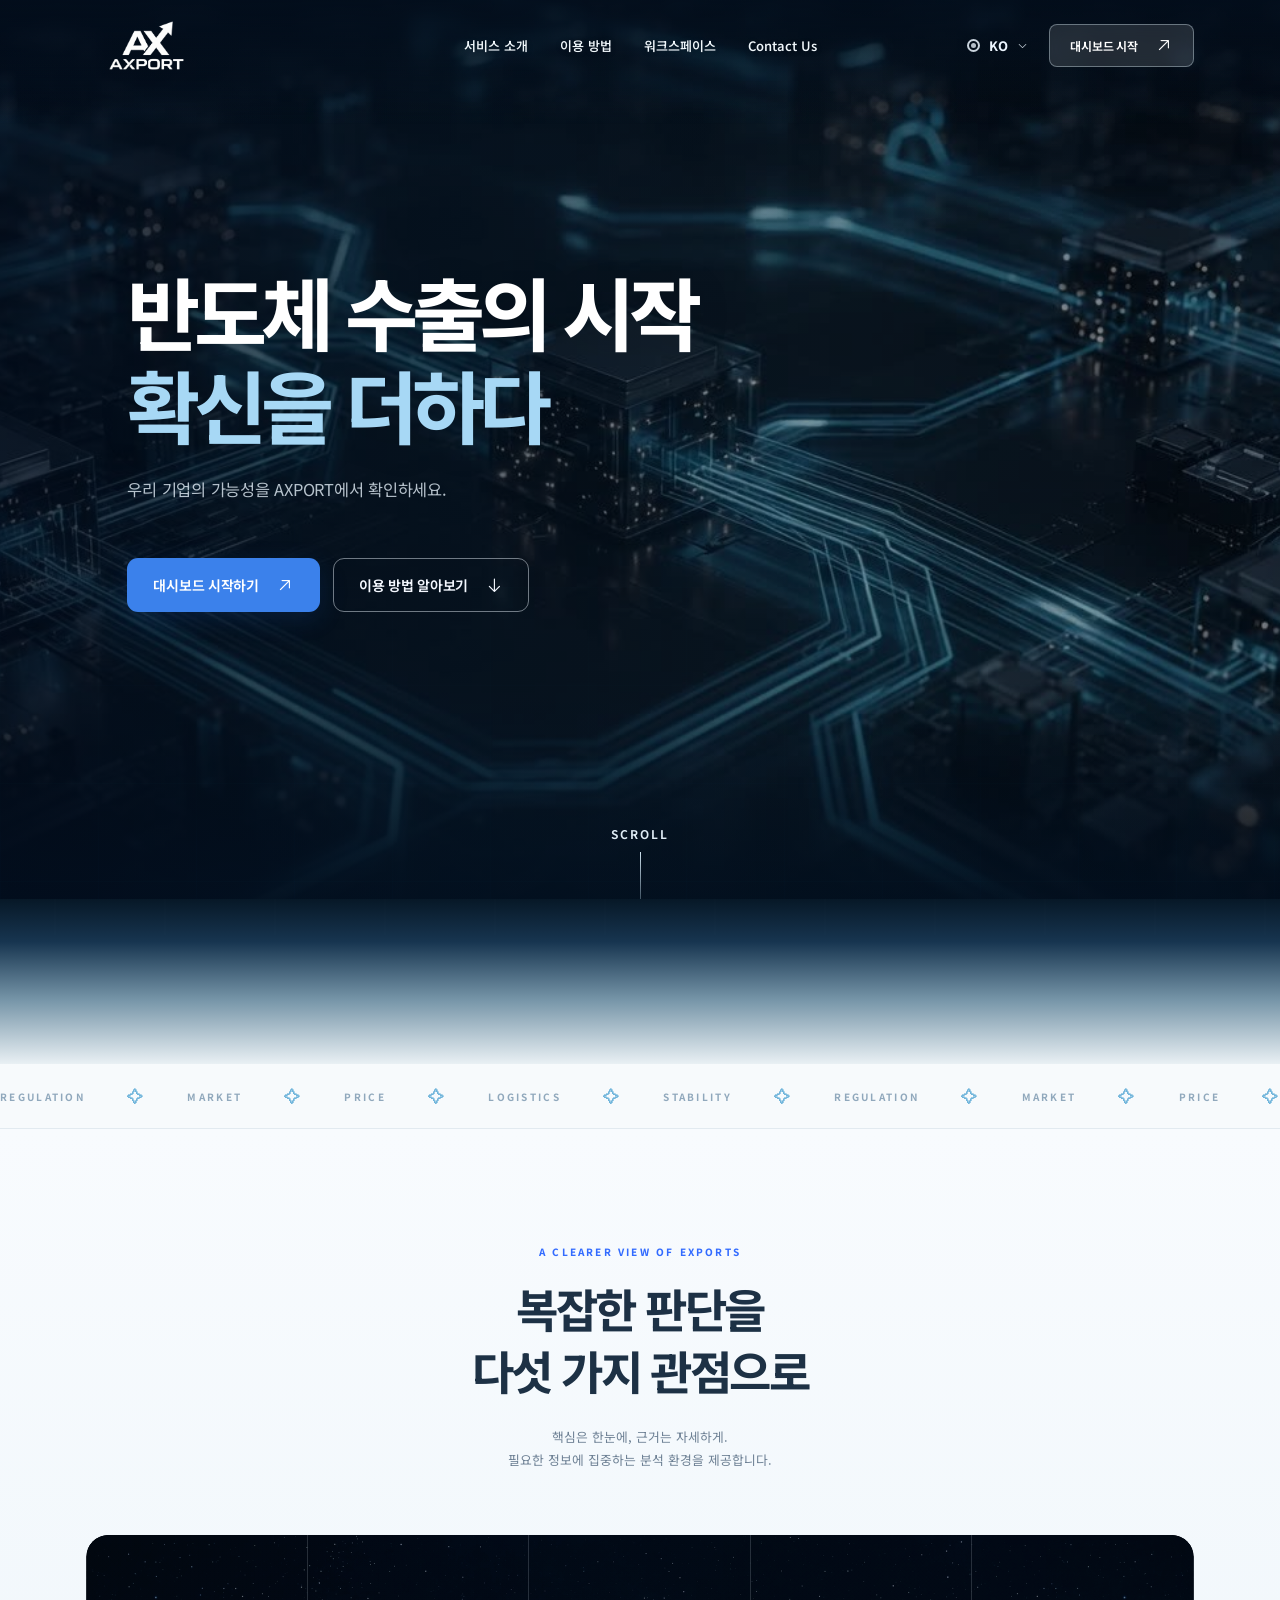
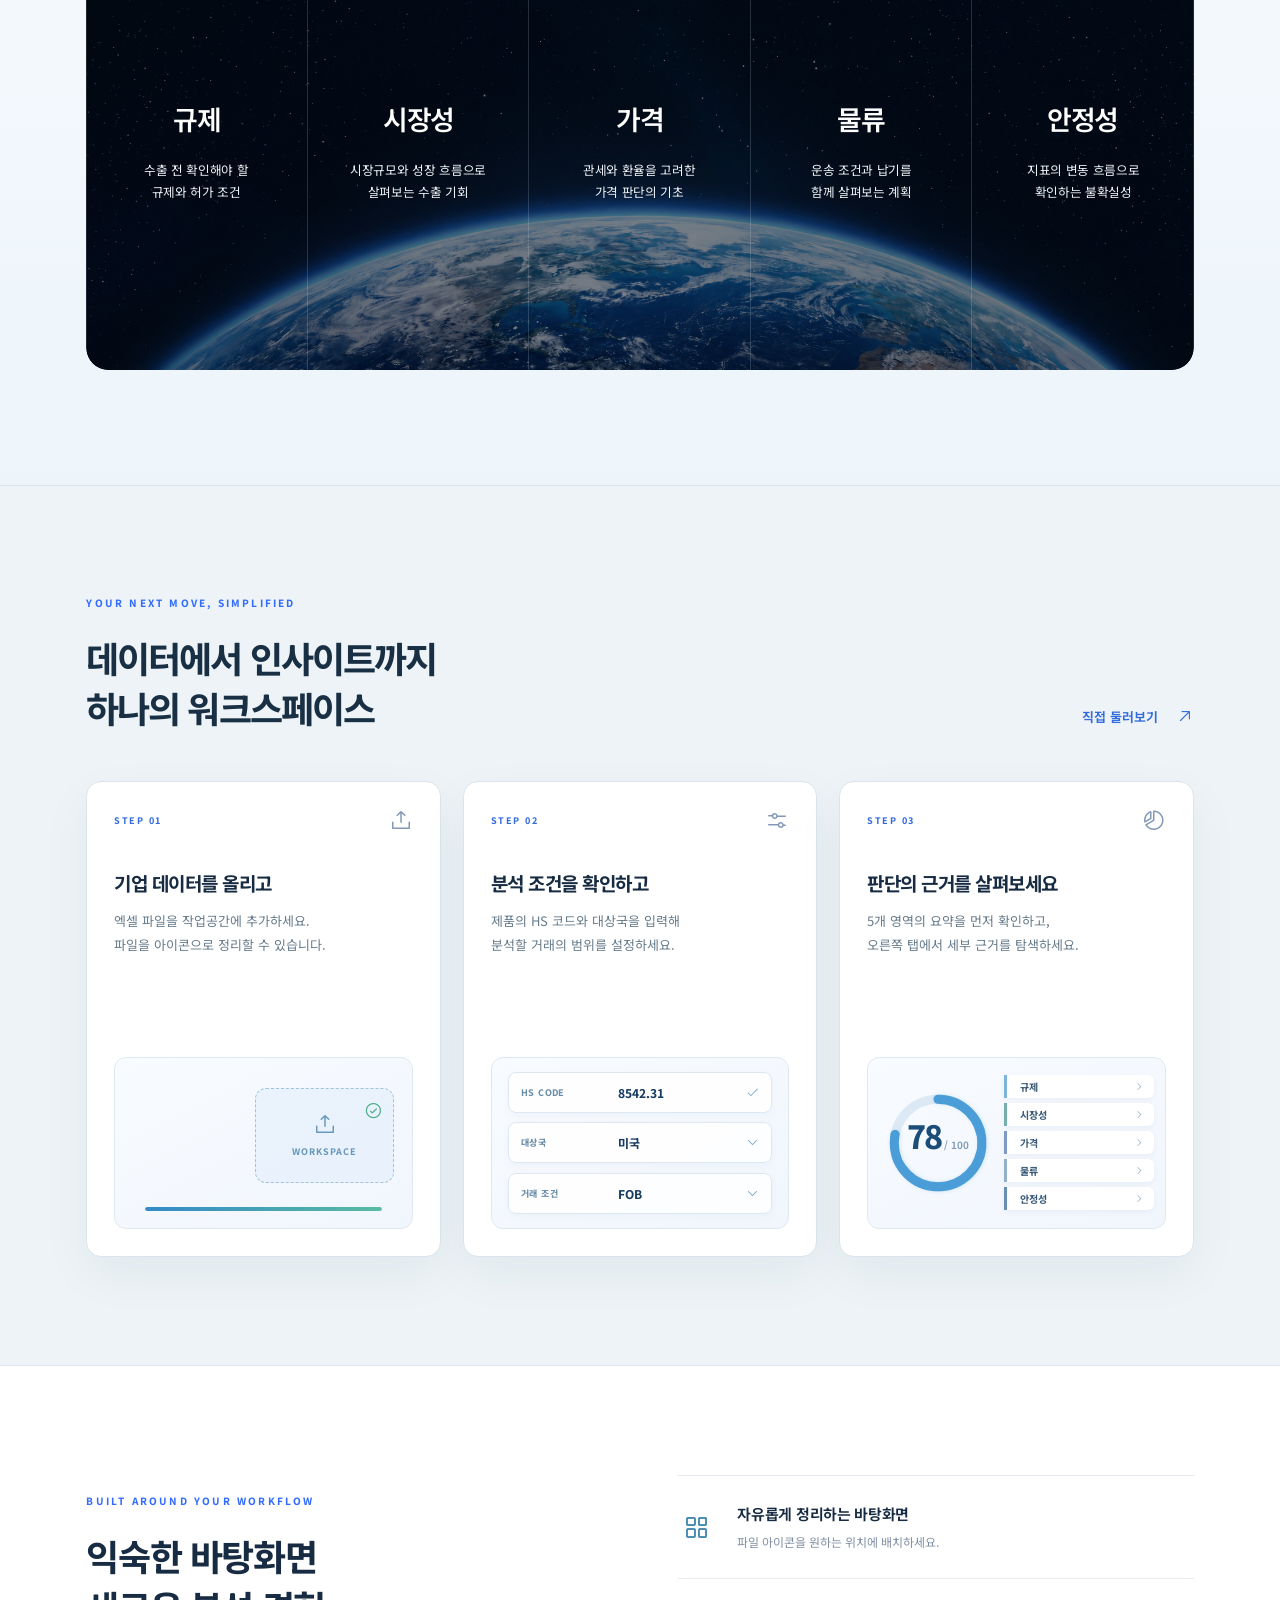
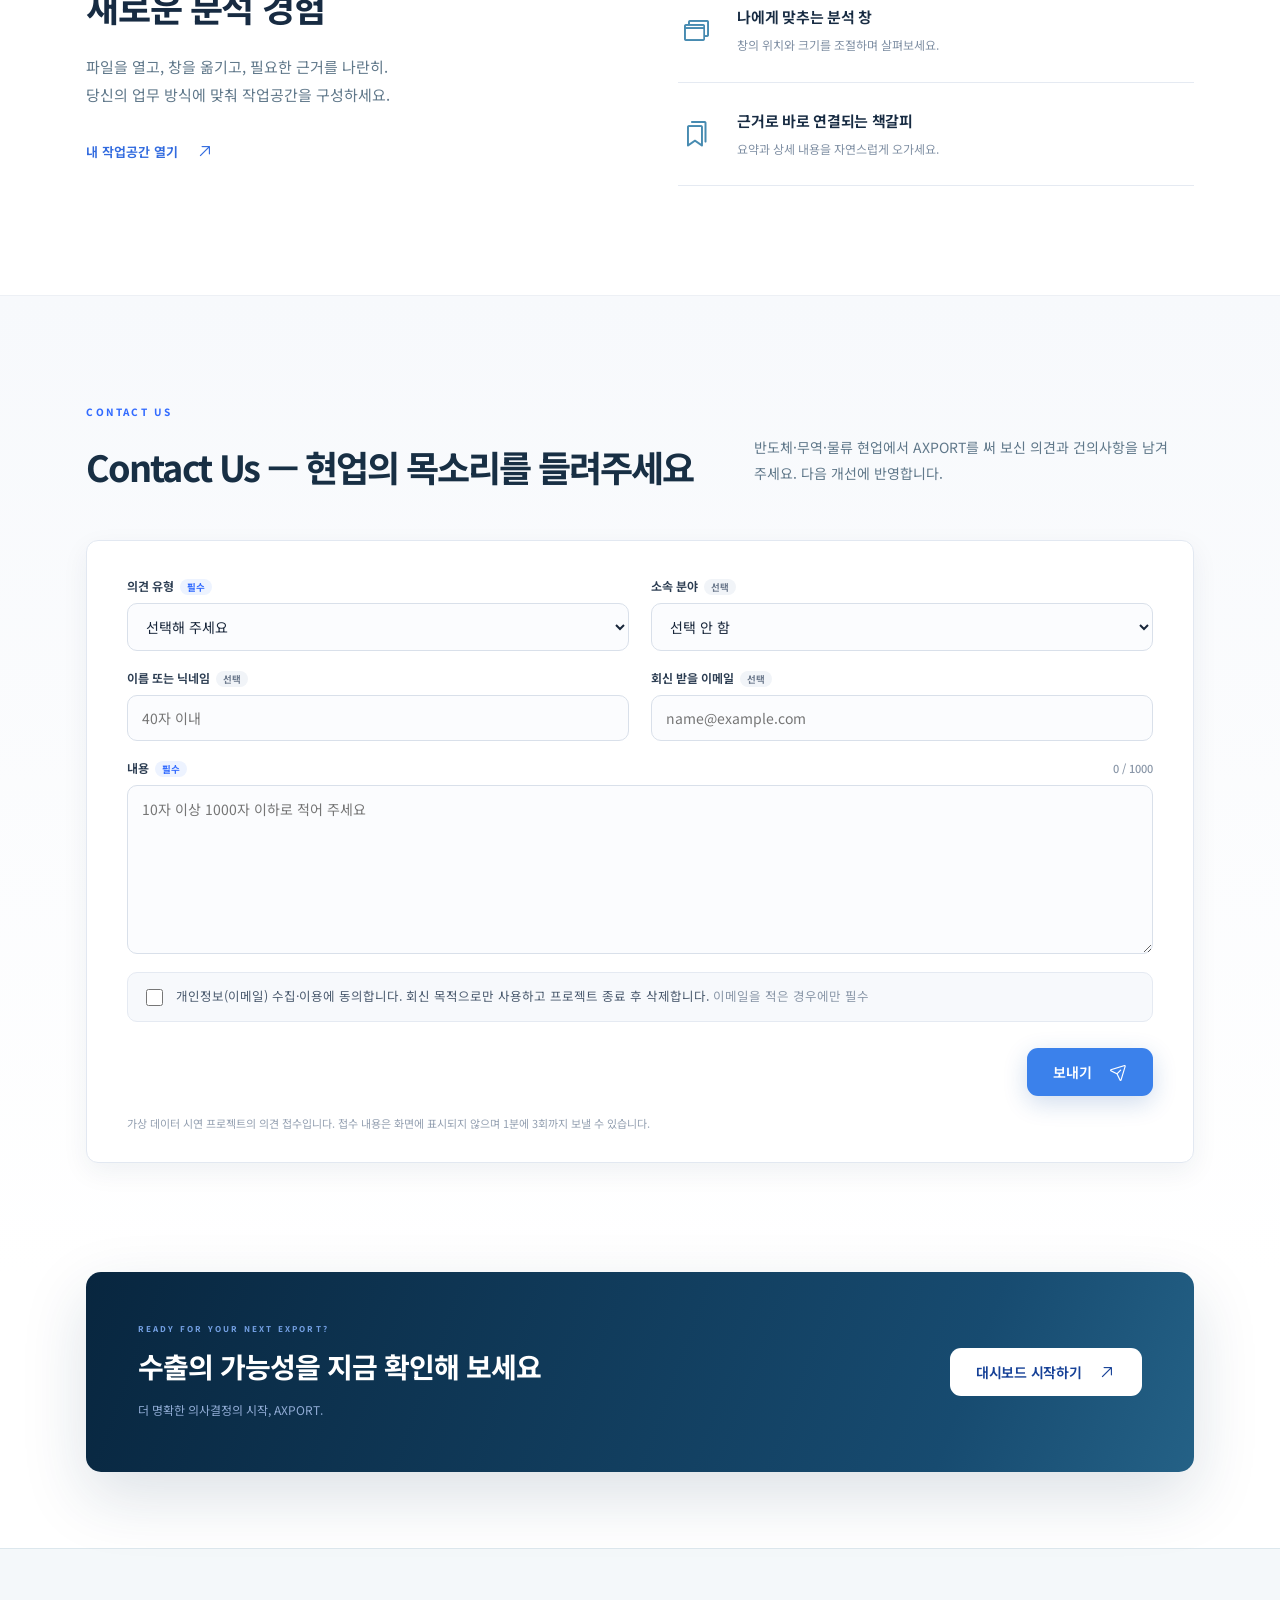
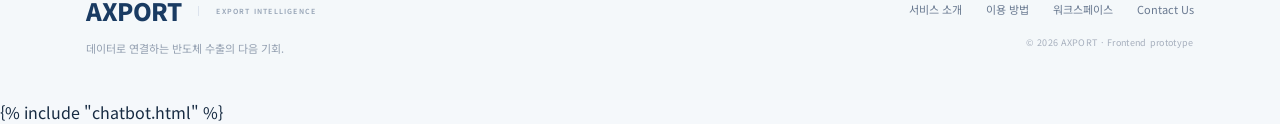
<file: templates/home.html>
<!doctype html>
<html lang="ko">
<head>
  <meta charset="utf-8">
  <meta name="viewport" content="width=device-width, initial-scale=1">
  <meta name="theme-color" content="#06172f">
  <meta name="description" content="반도체 수출을 위한 데이터 분석 작업공간, AXPORT. 기업 데이터와 HS 코드로 수출의 가능성을 살펴보세요.">
  <title>AXPORT — 수출의 가능성을 확신으로</title>
  <link rel="icon" href="/static/assets/axport-logo.png">
  <link rel="preload" href="/static/assets/hero-poster.jpg" as="image" fetchpriority="high">
  <link rel="preload" href="/static/assets/feature-default.jpg?v=15" as="image">
  <link rel="stylesheet" href="/static/vendor/phosphor/regular/style.css">
  <link rel="stylesheet" href="/static/vendor/font/index.css">
  <link rel="stylesheet" href="/static/css/home.css?v=19">
  <link rel="stylesheet" href="/static/css/junhee-contact.css?v=1"><!-- (junhee) Contact Us -->

  <script src="/static/js/axport-i18n.js?v=4" defer></script>
  <script src="/static/js/home.js?v=15" defer></script>
  <script src="/static/js/junhee-contact.js?v=1" defer></script><!-- (junhee) Contact Us -->
  <link rel="stylesheet" href="/static/css/chatbot.css" />
  <script defer src="/static/js/chatbot-i18n.js"></script>
  <script defer src="/static/js/chatbot-demo.js"></script>
  <script defer src="/static/js/chatbot.js"></script>
</head>
<body>
  <a class="skip-link" href="#main">본문으로 바로가기</a>
  <!-- First-design visual language: a single floating, pill-shaped navigation bar. -->
  <header class="site-header" id="site-header">
    <div class="header-inner shell">
      <a class="brand" href="/" aria-label="AXPORT 홈">
        <img class="brand-logo brand-logo--white" src="/static/assets/axport-logo-white.png" alt="AXPORT" width="100" height="65">
        <img class="brand-logo brand-logo--color" src="/static/assets/axport-logo-color.png" alt="" aria-hidden="true" width="100" height="65">
      </a>
      <nav class="desktop-nav" aria-label="주요 메뉴">
        <a href="#features">서비스 소개</a>
        <a href="#how-it-works">이용 방법</a>
        <a href="#workspace-story">워크스페이스</a>
        <a href="#contact">Contact Us</a><!-- (junhee) -->
      </nav>
      <div class="header-actions">
        <div class="language-picker" id="language-picker">
          <select id="axp-language" class="visually-hidden-native" aria-hidden="true" tabindex="-1" aria-label="표시 언어"><option value="ko">한국어</option><option value="en">EN</option><option value="zh">中文</option><option value="ja">日本語</option></select>
          <button class="language-trigger" id="language-trigger" type="button" aria-label="표시 언어 선택" aria-haspopup="menu" aria-expanded="false" aria-controls="language-menu"><span class="language-orb" aria-hidden="true"></span><span class="language-current" data-no-translate>KO</span><i class="ph ph-caret-down" aria-hidden="true"></i></button>
          <div id="language-menu" class="language-menu" role="menu" aria-label="표시 언어" hidden>
            <button type="button" class="language-option" role="menuitemradio" aria-checked="true" data-language="ko">KO <span class="language-option-check" aria-hidden="true">✓</span></button>
            <button type="button" class="language-option" role="menuitemradio" aria-checked="false" data-language="en">EN <span class="language-option-check" aria-hidden="true">✓</span></button>
            <button type="button" class="language-option" role="menuitemradio" aria-checked="false" data-language="zh">中文 <span class="language-option-check" aria-hidden="true">✓</span></button>
            <button type="button" class="language-option" role="menuitemradio" aria-checked="false" data-language="ja">日本語 <span class="language-option-check" aria-hidden="true">✓</span></button>
          </div>
        </div>
        <a class="button button-blue button-small" href="/app" data-launch-app>대시보드 시작 <i class="ph ph-arrow-up-right" aria-hidden="true"></i></a>
        <button class="menu-toggle" type="button" aria-label="메뉴 열기" aria-controls="mobile-nav" aria-expanded="false"><i class="ph ph-list" aria-hidden="true"></i></button>
      </div>
    </div>
    <nav id="mobile-nav" class="mobile-nav" aria-label="모바일 메뉴" hidden>
      <a href="#features">서비스 소개</a><a href="#how-it-works">이용 방법</a><a href="#workspace-story">워크스페이스</a><a href="#contact">Contact Us</a><a href="/app" data-launch-app>대시보드 시작하기</a>
    </nav>
  </header>

  <main id="main">
    <!-- Cinematic dark hero from the original concept; all text follows test1. -->
    <section class="hero" id="hero" aria-labelledby="hero-title">
      <div class="hero-media" aria-hidden="true">
        <video class="hero-video" autoplay muted loop playsinline preload="metadata" poster="/static/assets/hero-poster.jpg">
          <source src="/static/assets/hero-semiconductor.mp4" type="video/mp4">
        </video>
        <div class="hero-video-shade"></div>
        <div class="hero-mesh"></div>
      </div>
      <div class="hero-inner shell">
        <div class="hero-copy">

          <h1 id="hero-title">반도체 수출의 시작<br><span>확신을 더하다</span></h1>
          <p class="hero-description">우리 기업의 가능성을 AXPORT에서 확인하세요.</p>
          <div class="hero-buttons">
            <a class="button button-blue button-main" href="/app" data-launch-app>대시보드 시작하기 <i class="ph ph-arrow-up-right" aria-hidden="true"></i></a>
            <a class="button button-outline" href="#how-it-works">이용 방법 알아보기 <i class="ph ph-arrow-down" aria-hidden="true"></i></a>
          </div>
        </div>
      </div>
      <div class="hero-bottom shell">
        <a class="hero-scroll-cue" href="#features" aria-label="서비스 소개로 스크롤"><span data-no-translate>SCROLL</span><span class="scroll-line" aria-hidden="true"></span></a>
      </div>
    </section>

    <div class="cinematic-transition" aria-hidden="true"><div class="cinematic-grid"></div></div>
<div class="signal-marquee" aria-hidden="true">
      <div class="signal-marquee-track"><span>REGULATION</span><i>✧</i><span>MARKET</span><i>✧</i><span>PRICE</span><i>✧</i><span>LOGISTICS</span><i>✧</i><span>STABILITY</span><i>✧</i><span>REGULATION</span><i>✧</i><span>MARKET</span><i>✧</i><span>PRICE</span><i>✧</i><span>LOGISTICS</span><i>✧</i><span>STABILITY</span><i>✧</i></div>
    </div>

<!-- 다섯 가지 판단 기준: 숫자·아이콘·보조 문구 없이 제목과 핵심 설명만 표시합니다. -->
<section id="features" class="features section-space criteria-section" aria-labelledby="features-title">
  <div class="shell criteria-shell">
    <header class="criteria-heading">
      <p class="eyebrow">A CLEARER VIEW OF EXPORTS</p>
      <h2 id="features-title">복잡한 판단을<br>다섯 가지 관점으로</h2>
      <p class="section-description">핵심은 한눈에, 근거는 자세하게.<br>필요한 정보에 집중하는 분석 환경을 제공합니다.</p>
    </header>
    <!-- 기본 이미지와 다섯 호버 이미지는 최종 너비를 유지합니다. 클리핑 영역만 중앙에서 좌우로 열립니다. -->
    <div class="criteria-stage" id="criteria-stage" aria-label="수출적합도 판단 기준 5개">
      <div class="criteria-stage__images" aria-hidden="true">
        <!-- 다섯 가지 관점 기본 이미지: 첨부받은 feature-default.jpg를 직접 사용합니다. -->
        <img class="criteria-stage__image criteria-stage__image--default" data-criteria-default src="/static/assets/feature-default.jpg?v=15" alt="" decoding="async" fetchpriority="high">
        <img class="criteria-stage__image" data-criteria-image="0" src="/static/assets/feature-regulation.jpg?v=12" alt="" decoding="async">
        <img class="criteria-stage__image" data-criteria-image="1" src="/static/assets/feature-market.jpg?v=12" alt="" decoding="async">
        <img class="criteria-stage__image" data-criteria-image="2" src="/static/assets/feature-price.jpg?v=12" alt="" decoding="async">
        <img class="criteria-stage__image" data-criteria-image="3" src="/static/assets/feature-logistics.jpg?v=12" alt="" decoding="async">
        <img class="criteria-stage__image" data-criteria-image="4" src="/static/assets/feature-stability.jpg?v=12" alt="" decoding="async">
      </div>
      <div class="criteria-stage__shade" aria-hidden="true"></div>
      <div class="criteria-pane-list" aria-label="수출적합도 판단 기준" role="group">
        <button class="criteria-pane" type="button" data-criteria="0" aria-pressed="false">
          <span class="criteria-pane__copy"><span class="criteria-pane__title">규제</span><span class="criteria-pane__description">수출 전 확인해야 할<br>규제와 허가 조건</span></span>
        </button>
        <button class="criteria-pane" type="button" data-criteria="1" aria-pressed="false">
          <span class="criteria-pane__copy"><span class="criteria-pane__title">시장성</span><span class="criteria-pane__description">시장규모와 성장 흐름으로<br>살펴보는 수출 기회</span></span>
        </button>
        <button class="criteria-pane" type="button" data-criteria="2" aria-pressed="false">
          <span class="criteria-pane__copy"><span class="criteria-pane__title">가격</span><span class="criteria-pane__description">관세와 환율을 고려한<br>가격 판단의 기초</span></span>
        </button>
        <button class="criteria-pane" type="button" data-criteria="3" aria-pressed="false">
          <span class="criteria-pane__copy"><span class="criteria-pane__title">물류</span><span class="criteria-pane__description">운송 조건과 납기를<br>함께 살펴보는 계획</span></span>
        </button>
        <button class="criteria-pane" type="button" data-criteria="4" aria-pressed="false">
          <span class="criteria-pane__copy"><span class="criteria-pane__title">안정성</span><span class="criteria-pane__description">지표의 변동 흐름으로<br>확인하는 불확실성</span></span>
        </button>
      </div>
    </div>
  </div>
</section>
<section aria-labelledby="how-title" class="how-section section-space" id="how-it-works">
<div class="shell">
<div class="section-heading reveal">
<div>
<p class="eyebrow">YOUR NEXT MOVE, SIMPLIFIED</p>
<h2 id="how-title">
                데이터에서 인사이트까지<br/>하나의 워크스페이스
              </h2>
</div>
<a class="text-link" data-launch-app="" href="/app">직접 둘러보기
              <i aria-hidden="true" class="ph ph-arrow-up-right"></i></a>
</div>
<div class="steps-grid">
<article class="step-card reveal">
<div class="step-meta">
<span>STEP 01</span><i aria-hidden="true" class="ph ph-upload-simple"></i>
</div>
<h3>기업 데이터를 올리고</h3>
<p>
                엑셀 파일을 작업공간에 추가하세요.<br/>파일을 아이콘으로 정리할
                수 있습니다.
              </p>
<div class="step-stage step-stage--upload" aria-hidden="true">
  <div class="demo-file"><i class="ph ph-file-xls"></i><span>기업 데이터.xlsx</span></div>
  <div class="demo-upload-target"><span class="demo-upload-symbol"><i class="ph ph-upload-simple"></i></span><small>WORKSPACE</small><span class="demo-upload-check"><i class="ph ph-check-circle"></i></span></div>
  <svg class="demo-cursor" width="24" height="31" viewBox="0 0 24 31" fill="none"><path d="M3 2L3 26L9.2 20.3L13.1 29L18.2 26.8L14.1 18.5L22 18L3 2Z" fill="#133755" stroke="white" stroke-width="2.2" stroke-linejoin="round"/></svg>
  <div class="demo-upload-meter"><span></span></div>
</div>
</article>
<article class="step-card reveal">
<div class="step-meta">
<span>STEP 02</span><i aria-hidden="true" class="ph ph-sliders-horizontal"></i>
</div>
<h3>분석 조건을 확인하고</h3>
<p>
                제품의 HS 코드와 대상국을 입력해<br/>분석할 거래의 범위를
                설정하세요.
              </p>
<div class="step-stage step-stage--form" aria-hidden="true">
  <div class="demo-form-row"><span class="demo-form-label">HS CODE</span><span class="demo-typed demo-typed--code">8542.31</span><span class="demo-form-caret"></span><i class="ph ph-check"></i></div>
  <div class="demo-form-row"><span class="demo-form-label">대상국</span><span class="demo-typed demo-typed--country">미국</span><span class="demo-form-caret"></span><i class="ph ph-caret-down"></i></div>
  <div class="demo-form-row"><span class="demo-form-label">거래 조건</span><span class="demo-typed demo-typed--term">FOB</span><span class="demo-form-caret"></span><i class="ph ph-caret-down"></i></div>
</div>
</article>
<article class="step-card reveal">
<div class="step-meta">
<span>STEP 03</span><i aria-hidden="true" class="ph ph-chart-pie-slice"></i>
</div>
<h3>판단의 근거를 살펴보세요</h3>
<p>
                5개 영역의 요약을 먼저 확인하고,<br/>오른쪽 탭에서 세부 근거를
                탐색하세요.
              </p>
<div class="step-stage step-stage--decision" aria-hidden="true">
  <div class="demo-score-chart">
    <svg class="demo-score-donut" viewBox="0 0 116 116"><circle class="demo-score-track" cx="58" cy="58" r="43"/><circle class="demo-score-progress" cx="58" cy="58" r="43"/></svg>
    <div class="demo-score-center"><span class="demo-score-value">78</span><small>/ 100</small></div>
  </div>
  <div class="demo-bookmarks"><span class="demo-bookmark" style="--tab:0">규제<i class="ph ph-caret-right"></i></span><span class="demo-bookmark" style="--tab:1">시장성<i class="ph ph-caret-right"></i></span><span class="demo-bookmark" style="--tab:2">가격<i class="ph ph-caret-right"></i></span><span class="demo-bookmark" style="--tab:3">물류<i class="ph ph-caret-right"></i></span><span class="demo-bookmark" style="--tab:4">안정성<i class="ph ph-caret-right"></i></span></div>
</div>
</article>
</div>
</div>
</section>
<section aria-labelledby="workspace-title" class="workspace-story section-space" id="workspace-story">
<div class="shell workspace-story-inner">
<div class="reveal">
<p class="eyebrow">BUILT AROUND YOUR WORKFLOW</p>
<h2 id="workspace-title">
              익숙한 바탕화면<br/>새로운 분석 경험
            </h2>
<p class="workspace-description">
              파일을 열고, 창을 옮기고, 필요한 근거를 나란히.<br/>당신의 업무
              방식에 맞춰 작업공간을 구성하세요.
            </p>
<a class="text-link" data-launch-app="" href="/app">내 작업공간 열기
              <i aria-hidden="true" class="ph ph-arrow-up-right"></i></a>
</div>
<div class="workspace-benefits reveal">
<div>
<i aria-hidden="true" class="ph ph-squares-four"></i><span><strong>자유롭게 정리하는 바탕화면</strong><small>파일 아이콘을 원하는 위치에 배치하세요.</small></span>
</div>
<div>
<i aria-hidden="true" class="ph ph-browsers"></i><span><strong>나에게 맞추는 분석 창</strong><small>창의 위치와 크기를 조절하며 살펴보세요.</small></span>
</div>
<div>
<i aria-hidden="true" class="ph ph-bookmarks-simple"></i><span><strong>근거로 바로 연결되는 책갈피</strong><small>요약과 상세 내용을 자연스럽게 오가세요.</small></span>
</div>
</div>
</div>
</section>
<!-- (junhee) 2026-09-26 Contact Us — 현업 의견·건의 접수. 스타일 static/css/junhee-contact.css, 동작 static/js/junhee-contact.js, 접수 POST /api/contact -->
<section id="contact" class="junhee-contact section-space" aria-labelledby="contact-title">
<div class="shell">
<div class="section-heading contact-heading reveal">
<div>
<p class="eyebrow">CONTACT US</p>
<h2 id="contact-title">Contact Us — 현업의 목소리를 들려주세요</h2>
</div>
<p class="section-description">반도체·무역·물류 현업에서 AXPORT를 써 보신 의견과 건의사항을 남겨 주세요. 다음 개선에 반영합니다.</p>
</div>
<form id="contact-form" class="contact-form reveal" novalidate>
<div class="contact-grid">
<label class="contact-field"><span>의견 유형 <em>필수</em></span><select name="type" required aria-required="true"><option value="">선택해 주세요</option><option value="의견">의견</option><option value="건의">건의</option><option value="오류 제보">오류 제보</option><option value="기타">기타</option></select></label>
<label class="contact-field"><span>소속 분야 <em class="optional">선택</em></span><select name="field"><option value="">선택 안 함</option><option value="반도체 제조">반도체 제조</option><option value="무역·수출">무역·수출</option><option value="물류·포워딩">물류·포워딩</option><option value="기타">기타</option></select></label>
<label class="contact-field"><span>이름 또는 닉네임 <em class="optional">선택</em></span><input name="name" type="text" maxlength="40" autocomplete="nickname" placeholder="40자 이내"></label>
<label class="contact-field"><span>회신 받을 이메일 <em class="optional">선택</em></span><input name="email" type="email" autocomplete="email" inputmode="email" placeholder="name@example.com"></label>
<label class="contact-field contact-field-full"><span>내용 <em>필수</em> <small id="contact-count" aria-live="polite">0 / 1000</small></span><textarea name="message" minlength="10" maxlength="1000" rows="6" required aria-required="true" placeholder="10자 이상 1000자 이하로 적어 주세요"></textarea></label>
<label class="contact-consent contact-field-full"><input type="checkbox" name="consent"><span>개인정보(이메일) 수집·이용에 동의합니다. 회신 목적으로만 사용하고 프로젝트 종료 후 삭제합니다. <em>이메일을 적은 경우에만 필수</em></span></label>
<div class="contact-hp" aria-hidden="true"><label>웹사이트<input name="website" type="text" tabindex="-1" autocomplete="off"></label></div>
</div>
<div class="contact-actions">
<p id="contact-status" class="contact-status" role="status" aria-live="polite"></p>
<button type="submit" class="button button-blue">보내기 <i class="ph ph-paper-plane-tilt" aria-hidden="true"></i></button>
</div>
<p class="contact-note">가상 데이터 시연 프로젝트의 의견 접수입니다. 접수 내용은 화면에 표시되지 않으며 1분에 3회까지 보낼 수 있습니다.</p>
</form>
</div>
</section>
<section class="bottom-cta-section">
<div class="shell bottom-cta reveal">
<div>
<p class="eyebrow">READY FOR YOUR NEXT EXPORT?</p>
<h2>
              수출의 가능성을<br class="mobile-break"/>
              지금 확인해 보세요
            </h2>
<p>더 명확한 의사결정의 시작, AXPORT.</p>
</div>
<a class="button button-white" data-launch-app="" href="/app">대시보드 시작하기
            <i aria-hidden="true" class="ph ph-arrow-up-right"></i></a>
</div>
</section>
  </main>
<footer class="site-footer">
<div class="shell footer-inner">
<div>
<a aria-label="AXPORT 홈" class="footer-brand" href="/">AXPORT<span>EXPORT INTELLIGENCE</span></a>
<p>데이터로 연결하는 반도체 수출의 다음 기회.</p>
</div>
<div class="footer-right">
<nav aria-label="하단 메뉴">
<a href="#features">서비스 소개</a><a href="#how-it-works">이용 방법</a><a data-launch-app="" href="/app">워크스페이스</a><a href="#contact">Contact Us</a>
</nav>
<span>© 2026 AXPORT · Frontend prototype</span>
</div>
</div>
</footer>
<div aria-live="polite" class="app-transition" hidden="" role="status">
<div class="transition-content">
<i aria-hidden="true" class="ph ph-circles-four transition-symbol"></i><strong>작업공간으로 이동합니다</strong>
<p>AXPORT WORKSPACE</p>
<span class="loading-track"></span>
</div>
</div>
  {% include "chatbot.html" %}
</body>
</html>
</file>
<file: static/vendor/phosphor/regular/style.css>
@font-face {
  font-family: "Phosphor";
  src:
    url("./Phosphor.woff2") format("woff2"),
    url("./Phosphor.woff") format("woff"),
    url("./Phosphor.ttf") format("truetype"),
    url("./Phosphor.svg#Phosphor") format("svg");
  font-weight: normal;
  font-style: normal;
  font-display: block;
}

.ph {
  /* use !important to prevent issues with browser extensions that change fonts */
  font-family: "Phosphor" !important;
  speak: never;
  font-style: normal;
  font-weight: normal;
  font-variant: normal;
  text-transform: none;
  line-height: 1;

  /* Enable Ligatures ================ */
  letter-spacing: 0;
  -webkit-font-feature-settings: "liga";
  -moz-font-feature-settings: "liga=1";
  -moz-font-feature-settings: "liga";
  -ms-font-feature-settings: "liga" 1;
  font-feature-settings: "liga";
  -webkit-font-variant-ligatures: discretionary-ligatures;
  font-variant-ligatures: discretionary-ligatures;

  /* Better Font Rendering =========== */
  -webkit-font-smoothing: antialiased;
  -moz-osx-font-smoothing: grayscale;
}

.ph.ph-acorn:before {
  content: "\eb9a";
}
.ph.ph-address-book:before {
  content: "\e6f8";
}
.ph.ph-address-book-tabs:before {
  content: "\ee4e";
}
.ph.ph-air-traffic-control:before {
  content: "\ecd8";
}
.ph.ph-airplane:before {
  content: "\e002";
}
.ph.ph-airplane-in-flight:before {
  content: "\e4fe";
}
.ph.ph-airplane-landing:before {
  content: "\e502";
}
.ph.ph-airplane-takeoff:before {
  content: "\e504";
}
.ph.ph-airplane-taxiing:before {
  content: "\e500";
}
.ph.ph-airplane-tilt:before {
  content: "\e5d6";
}
.ph.ph-airplay:before {
  content: "\e004";
}
.ph.ph-alarm:before {
  content: "\e006";
}
.ph.ph-alien:before {
  content: "\e8a6";
}
.ph.ph-align-bottom:before {
  content: "\e506";
}
.ph.ph-align-bottom-simple:before {
  content: "\eb0c";
}
.ph.ph-align-center-horizontal:before {
  content: "\e50a";
}
.ph.ph-align-center-horizontal-simple:before {
  content: "\eb0e";
}
.ph.ph-align-center-vertical:before {
  content: "\e50c";
}
.ph.ph-align-center-vertical-simple:before {
  content: "\eb10";
}
.ph.ph-align-left:before {
  content: "\e50e";
}
.ph.ph-align-left-simple:before {
  content: "\eaee";
}
.ph.ph-align-right:before {
  content: "\e510";
}
.ph.ph-align-right-simple:before {
  content: "\eb12";
}
.ph.ph-align-top:before {
  content: "\e512";
}
.ph.ph-align-top-simple:before {
  content: "\eb14";
}
.ph.ph-amazon-logo:before {
  content: "\e96c";
}
.ph.ph-ambulance:before {
  content: "\e572";
}
.ph.ph-anchor:before {
  content: "\e514";
}
.ph.ph-anchor-simple:before {
  content: "\e5d8";
}
.ph.ph-android-logo:before {
  content: "\e008";
}
.ph.ph-angle:before {
  content: "\e7bc";
}
.ph.ph-angular-logo:before {
  content: "\eb80";
}
.ph.ph-aperture:before {
  content: "\e00a";
}
.ph.ph-app-store-logo:before {
  content: "\e974";
}
.ph.ph-app-window:before {
  content: "\e5da";
}
.ph.ph-apple-logo:before {
  content: "\e516";
}
.ph.ph-apple-podcasts-logo:before {
  content: "\eb96";
}
.ph.ph-approximate-equals:before {
  content: "\edaa";
}
.ph.ph-archive:before {
  content: "\e00c";
}
.ph.ph-armchair:before {
  content: "\e012";
}
.ph.ph-arrow-arc-left:before {
  content: "\e014";
}
.ph.ph-arrow-arc-right:before {
  content: "\e016";
}
.ph.ph-arrow-bend-double-up-left:before {
  content: "\e03a";
}
.ph.ph-arrow-bend-double-up-right:before {
  content: "\e03c";
}
.ph.ph-arrow-bend-down-left:before {
  content: "\e018";
}
.ph.ph-arrow-bend-down-right:before {
  content: "\e01a";
}
.ph.ph-arrow-bend-left-down:before {
  content: "\e01c";
}
.ph.ph-arrow-bend-left-up:before {
  content: "\e01e";
}
.ph.ph-arrow-bend-right-down:before {
  content: "\e020";
}
.ph.ph-arrow-bend-right-up:before {
  content: "\e022";
}
.ph.ph-arrow-bend-up-left:before {
  content: "\e024";
}
.ph.ph-arrow-bend-up-right:before {
  content: "\e026";
}
.ph.ph-arrow-circle-down:before {
  content: "\e028";
}
.ph.ph-arrow-circle-down-left:before {
  content: "\e02a";
}
.ph.ph-arrow-circle-down-right:before {
  content: "\e02c";
}
.ph.ph-arrow-circle-left:before {
  content: "\e05a";
}
.ph.ph-arrow-circle-right:before {
  content: "\e02e";
}
.ph.ph-arrow-circle-up:before {
  content: "\e030";
}
.ph.ph-arrow-circle-up-left:before {
  content: "\e032";
}
.ph.ph-arrow-circle-up-right:before {
  content: "\e034";
}
.ph.ph-arrow-clockwise:before {
  content: "\e036";
}
.ph.ph-arrow-counter-clockwise:before {
  content: "\e038";
}
.ph.ph-arrow-down:before {
  content: "\e03e";
}
.ph.ph-arrow-down-left:before {
  content: "\e040";
}
.ph.ph-arrow-down-right:before {
  content: "\e042";
}
.ph.ph-arrow-elbow-down-left:before {
  content: "\e044";
}
.ph.ph-arrow-elbow-down-right:before {
  content: "\e046";
}
.ph.ph-arrow-elbow-left:before {
  content: "\e048";
}
.ph.ph-arrow-elbow-left-down:before {
  content: "\e04a";
}
.ph.ph-arrow-elbow-left-up:before {
  content: "\e04c";
}
.ph.ph-arrow-elbow-right:before {
  content: "\e04e";
}
.ph.ph-arrow-elbow-right-down:before {
  content: "\e050";
}
.ph.ph-arrow-elbow-right-up:before {
  content: "\e052";
}
.ph.ph-arrow-elbow-up-left:before {
  content: "\e054";
}
.ph.ph-arrow-elbow-up-right:before {
  content: "\e056";
}
.ph.ph-arrow-fat-down:before {
  content: "\e518";
}
.ph.ph-arrow-fat-left:before {
  content: "\e51a";
}
.ph.ph-arrow-fat-line-down:before {
  content: "\e51c";
}
.ph.ph-arrow-fat-line-left:before {
  content: "\e51e";
}
.ph.ph-arrow-fat-line-right:before {
  content: "\e520";
}
.ph.ph-arrow-fat-line-up:before {
  content: "\e522";
}
.ph.ph-arrow-fat-lines-down:before {
  content: "\e524";
}
.ph.ph-arrow-fat-lines-left:before {
  content: "\e526";
}
.ph.ph-arrow-fat-lines-right:before {
  content: "\e528";
}
.ph.ph-arrow-fat-lines-up:before {
  content: "\e52a";
}
.ph.ph-arrow-fat-right:before {
  content: "\e52c";
}
.ph.ph-arrow-fat-up:before {
  content: "\e52e";
}
.ph.ph-arrow-left:before {
  content: "\e058";
}
.ph.ph-arrow-line-down:before {
  content: "\e05c";
}
.ph.ph-arrow-line-down-left:before {
  content: "\e05e";
}
.ph.ph-arrow-line-down-right:before {
  content: "\e060";
}
.ph.ph-arrow-line-left:before {
  content: "\e062";
}
.ph.ph-arrow-line-right:before {
  content: "\e064";
}
.ph.ph-arrow-line-up:before {
  content: "\e066";
}
.ph.ph-arrow-line-up-left:before {
  content: "\e068";
}
.ph.ph-arrow-line-up-right:before {
  content: "\e06a";
}
.ph.ph-arrow-right:before {
  content: "\e06c";
}
.ph.ph-arrow-square-down:before {
  content: "\e06e";
}
.ph.ph-arrow-square-down-left:before {
  content: "\e070";
}
.ph.ph-arrow-square-down-right:before {
  content: "\e072";
}
.ph.ph-arrow-square-in:before {
  content: "\e5dc";
}
.ph.ph-arrow-square-left:before {
  content: "\e074";
}
.ph.ph-arrow-square-out:before {
  content: "\e5de";
}
.ph.ph-arrow-square-right:before {
  content: "\e076";
}
.ph.ph-arrow-square-up:before {
  content: "\e078";
}
.ph.ph-arrow-square-up-left:before {
  content: "\e07a";
}
.ph.ph-arrow-square-up-right:before {
  content: "\e07c";
}
.ph.ph-arrow-u-down-left:before {
  content: "\e07e";
}
.ph.ph-arrow-u-down-right:before {
  content: "\e080";
}
.ph.ph-arrow-u-left-down:before {
  content: "\e082";
}
.ph.ph-arrow-u-left-up:before {
  content: "\e084";
}
.ph.ph-arrow-u-right-down:before {
  content: "\e086";
}
.ph.ph-arrow-u-right-up:before {
  content: "\e088";
}
.ph.ph-arrow-u-up-left:before {
  content: "\e08a";
}
.ph.ph-arrow-u-up-right:before {
  content: "\e08c";
}
.ph.ph-arrow-up:before {
  content: "\e08e";
}
.ph.ph-arrow-up-left:before {
  content: "\e090";
}
.ph.ph-arrow-up-right:before {
  content: "\e092";
}
.ph.ph-arrows-clockwise:before {
  content: "\e094";
}
.ph.ph-arrows-counter-clockwise:before {
  content: "\e096";
}
.ph.ph-arrows-down-up:before {
  content: "\e098";
}
.ph.ph-arrows-horizontal:before {
  content: "\eb06";
}
.ph.ph-arrows-in:before {
  content: "\e09a";
}
.ph.ph-arrows-in-cardinal:before {
  content: "\e09c";
}
.ph.ph-arrows-in-line-horizontal:before {
  content: "\e530";
}
.ph.ph-arrows-in-line-vertical:before {
  content: "\e532";
}
.ph.ph-arrows-in-simple:before {
  content: "\e09e";
}
.ph.ph-arrows-left-right:before {
  content: "\e0a0";
}
.ph.ph-arrows-merge:before {
  content: "\ed3e";
}
.ph.ph-arrows-out:before {
  content: "\e0a2";
}
.ph.ph-arrows-out-cardinal:before {
  content: "\e0a4";
}
.ph.ph-arrows-out-line-horizontal:before {
  content: "\e534";
}
.ph.ph-arrows-out-line-vertical:before {
  content: "\e536";
}
.ph.ph-arrows-out-simple:before {
  content: "\e0a6";
}
.ph.ph-arrows-split:before {
  content: "\ed3c";
}
.ph.ph-arrows-vertical:before {
  content: "\eb04";
}
.ph.ph-article:before {
  content: "\e0a8";
}
.ph.ph-article-medium:before {
  content: "\e5e0";
}
.ph.ph-article-ny-times:before {
  content: "\e5e2";
}
.ph.ph-asclepius:before {
  content: "\ee34";
}
.ph.ph-caduceus:before {
  content: "\ee34";
}
.ph.ph-asterisk:before {
  content: "\e0aa";
}
.ph.ph-asterisk-simple:before {
  content: "\e832";
}
.ph.ph-at:before {
  content: "\e0ac";
}
.ph.ph-atom:before {
  content: "\e5e4";
}
.ph.ph-avocado:before {
  content: "\ee04";
}
.ph.ph-axe:before {
  content: "\e9fc";
}
.ph.ph-baby:before {
  content: "\e774";
}
.ph.ph-baby-carriage:before {
  content: "\e818";
}
.ph.ph-backpack:before {
  content: "\e922";
}
.ph.ph-backspace:before {
  content: "\e0ae";
}
.ph.ph-bag:before {
  content: "\e0b0";
}
.ph.ph-bag-simple:before {
  content: "\e5e6";
}
.ph.ph-balloon:before {
  content: "\e76c";
}
.ph.ph-bandaids:before {
  content: "\e0b2";
}
.ph.ph-bank:before {
  content: "\e0b4";
}
.ph.ph-barbell:before {
  content: "\e0b6";
}
.ph.ph-barcode:before {
  content: "\e0b8";
}
.ph.ph-barn:before {
  content: "\ec72";
}
.ph.ph-barricade:before {
  content: "\e948";
}
.ph.ph-baseball:before {
  content: "\e71a";
}
.ph.ph-baseball-cap:before {
  content: "\ea28";
}
.ph.ph-baseball-helmet:before {
  content: "\ee4a";
}
.ph.ph-basket:before {
  content: "\e964";
}
.ph.ph-basketball:before {
  content: "\e724";
}
.ph.ph-bathtub:before {
  content: "\e81e";
}
.ph.ph-battery-charging:before {
  content: "\e0ba";
}
.ph.ph-battery-charging-vertical:before {
  content: "\e0bc";
}
.ph.ph-battery-empty:before {
  content: "\e0be";
}
.ph.ph-battery-full:before {
  content: "\e0c0";
}
.ph.ph-battery-high:before {
  content: "\e0c2";
}
.ph.ph-battery-low:before {
  content: "\e0c4";
}
.ph.ph-battery-medium:before {
  content: "\e0c6";
}
.ph.ph-battery-plus:before {
  content: "\e808";
}
.ph.ph-battery-plus-vertical:before {
  content: "\ec50";
}
.ph.ph-battery-vertical-empty:before {
  content: "\e7c6";
}
.ph.ph-battery-vertical-full:before {
  content: "\e7c4";
}
.ph.ph-battery-vertical-high:before {
  content: "\e7c2";
}
.ph.ph-battery-vertical-low:before {
  content: "\e7be";
}
.ph.ph-battery-vertical-medium:before {
  content: "\e7c0";
}
.ph.ph-battery-warning:before {
  content: "\e0c8";
}
.ph.ph-battery-warning-vertical:before {
  content: "\e0ca";
}
.ph.ph-beach-ball:before {
  content: "\ed24";
}
.ph.ph-beanie:before {
  content: "\ea2a";
}
.ph.ph-bed:before {
  content: "\e0cc";
}
.ph.ph-beer-bottle:before {
  content: "\e7b0";
}
.ph.ph-beer-stein:before {
  content: "\eb62";
}
.ph.ph-behance-logo:before {
  content: "\e7f4";
}
.ph.ph-bell:before {
  content: "\e0ce";
}
.ph.ph-bell-ringing:before {
  content: "\e5e8";
}
.ph.ph-bell-simple:before {
  content: "\e0d0";
}
.ph.ph-bell-simple-ringing:before {
  content: "\e5ea";
}
.ph.ph-bell-simple-slash:before {
  content: "\e0d2";
}
.ph.ph-bell-simple-z:before {
  content: "\e5ec";
}
.ph.ph-bell-slash:before {
  content: "\e0d4";
}
.ph.ph-bell-z:before {
  content: "\e5ee";
}
.ph.ph-belt:before {
  content: "\ea2c";
}
.ph.ph-bezier-curve:before {
  content: "\eb00";
}
.ph.ph-bicycle:before {
  content: "\e0d6";
}
.ph.ph-binary:before {
  content: "\ee60";
}
.ph.ph-binoculars:before {
  content: "\ea64";
}
.ph.ph-biohazard:before {
  content: "\e9e0";
}
.ph.ph-bird:before {
  content: "\e72c";
}
.ph.ph-blueprint:before {
  content: "\eda0";
}
.ph.ph-bluetooth:before {
  content: "\e0da";
}
.ph.ph-bluetooth-connected:before {
  content: "\e0dc";
}
.ph.ph-bluetooth-slash:before {
  content: "\e0de";
}
.ph.ph-bluetooth-x:before {
  content: "\e0e0";
}
.ph.ph-boat:before {
  content: "\e786";
}
.ph.ph-bomb:before {
  content: "\ee0a";
}
.ph.ph-bone:before {
  content: "\e7f2";
}
.ph.ph-book:before {
  content: "\e0e2";
}
.ph.ph-book-bookmark:before {
  content: "\e0e4";
}
.ph.ph-book-open:before {
  content: "\e0e6";
}
.ph.ph-book-open-text:before {
  content: "\e8f2";
}
.ph.ph-book-open-user:before {
  content: "\ede0";
}
.ph.ph-bookmark:before {
  content: "\e0e8";
}
.ph.ph-bookmark-simple:before {
  content: "\e0ea";
}
.ph.ph-bookmarks:before {
  content: "\e0ec";
}
.ph.ph-bookmarks-simple:before {
  content: "\e5f0";
}
.ph.ph-books:before {
  content: "\e758";
}
.ph.ph-boot:before {
  content: "\ecca";
}
.ph.ph-boules:before {
  content: "\e722";
}
.ph.ph-bounding-box:before {
  content: "\e6ce";
}
.ph.ph-bowl-food:before {
  content: "\eaa4";
}
.ph.ph-bowl-steam:before {
  content: "\e8e4";
}
.ph.ph-bowling-ball:before {
  content: "\ea34";
}
.ph.ph-box-arrow-down:before {
  content: "\e00e";
}
.ph.ph-archive-box:before {
  content: "\e00e";
}
.ph.ph-box-arrow-up:before {
  content: "\ee54";
}
.ph.ph-boxing-glove:before {
  content: "\ea36";
}
.ph.ph-brackets-angle:before {
  content: "\e862";
}
.ph.ph-brackets-curly:before {
  content: "\e860";
}
.ph.ph-brackets-round:before {
  content: "\e864";
}
.ph.ph-brackets-square:before {
  content: "\e85e";
}
.ph.ph-brain:before {
  content: "\e74e";
}
.ph.ph-brandy:before {
  content: "\e6b4";
}
.ph.ph-bread:before {
  content: "\e81c";
}
.ph.ph-bridge:before {
  content: "\ea68";
}
.ph.ph-briefcase:before {
  content: "\e0ee";
}
.ph.ph-briefcase-metal:before {
  content: "\e5f2";
}
.ph.ph-broadcast:before {
  content: "\e0f2";
}
.ph.ph-broom:before {
  content: "\ec54";
}
.ph.ph-browser:before {
  content: "\e0f4";
}
.ph.ph-browsers:before {
  content: "\e0f6";
}
.ph.ph-bug:before {
  content: "\e5f4";
}
.ph.ph-bug-beetle:before {
  content: "\e5f6";
}
.ph.ph-bug-droid:before {
  content: "\e5f8";
}
.ph.ph-building:before {
  content: "\e100";
}
.ph.ph-building-apartment:before {
  content: "\e0fe";
}
.ph.ph-building-office:before {
  content: "\e0ff";
}
.ph.ph-buildings:before {
  content: "\e102";
}
.ph.ph-bulldozer:before {
  content: "\ec6c";
}
.ph.ph-bus:before {
  content: "\e106";
}
.ph.ph-butterfly:before {
  content: "\ea6e";
}
.ph.ph-cable-car:before {
  content: "\e49c";
}
.ph.ph-cactus:before {
  content: "\e918";
}
.ph.ph-cake:before {
  content: "\e780";
}
.ph.ph-calculator:before {
  content: "\e538";
}
.ph.ph-calendar:before {
  content: "\e108";
}
.ph.ph-calendar-blank:before {
  content: "\e10a";
}
.ph.ph-calendar-check:before {
  content: "\e712";
}
.ph.ph-calendar-dot:before {
  content: "\e7b2";
}
.ph.ph-calendar-dots:before {
  content: "\e7b4";
}
.ph.ph-calendar-heart:before {
  content: "\e8b0";
}
.ph.ph-calendar-minus:before {
  content: "\ea14";
}
.ph.ph-calendar-plus:before {
  content: "\e714";
}
.ph.ph-calendar-slash:before {
  content: "\ea12";
}
.ph.ph-calendar-star:before {
  content: "\e8b2";
}
.ph.ph-calendar-x:before {
  content: "\e10c";
}
.ph.ph-call-bell:before {
  content: "\e7de";
}
.ph.ph-camera:before {
  content: "\e10e";
}
.ph.ph-camera-plus:before {
  content: "\ec58";
}
.ph.ph-camera-rotate:before {
  content: "\e7a4";
}
.ph.ph-camera-slash:before {
  content: "\e110";
}
.ph.ph-campfire:before {
  content: "\e9d8";
}
.ph.ph-car:before {
  content: "\e112";
}
.ph.ph-car-battery:before {
  content: "\ee30";
}
.ph.ph-car-profile:before {
  content: "\e8cc";
}
.ph.ph-car-simple:before {
  content: "\e114";
}
.ph.ph-cardholder:before {
  content: "\e5fa";
}
.ph.ph-cards:before {
  content: "\e0f8";
}
.ph.ph-cards-three:before {
  content: "\ee50";
}
.ph.ph-caret-circle-double-down:before {
  content: "\e116";
}
.ph.ph-caret-circle-double-left:before {
  content: "\e118";
}
.ph.ph-caret-circle-double-right:before {
  content: "\e11a";
}
.ph.ph-caret-circle-double-up:before {
  content: "\e11c";
}
.ph.ph-caret-circle-down:before {
  content: "\e11e";
}
.ph.ph-caret-circle-left:before {
  content: "\e120";
}
.ph.ph-caret-circle-right:before {
  content: "\e122";
}
.ph.ph-caret-circle-up:before {
  content: "\e124";
}
.ph.ph-caret-circle-up-down:before {
  content: "\e13e";
}
.ph.ph-caret-double-down:before {
  content: "\e126";
}
.ph.ph-caret-double-left:before {
  content: "\e128";
}
.ph.ph-caret-double-right:before {
  content: "\e12a";
}
.ph.ph-caret-double-up:before {
  content: "\e12c";
}
.ph.ph-caret-down:before {
  content: "\e136";
}
.ph.ph-caret-left:before {
  content: "\e138";
}
.ph.ph-caret-line-down:before {
  content: "\e134";
}
.ph.ph-caret-line-left:before {
  content: "\e132";
}
.ph.ph-caret-line-right:before {
  content: "\e130";
}
.ph.ph-caret-line-up:before {
  content: "\e12e";
}
.ph.ph-caret-right:before {
  content: "\e13a";
}
.ph.ph-caret-up:before {
  content: "\e13c";
}
.ph.ph-caret-up-down:before {
  content: "\e140";
}
.ph.ph-carrot:before {
  content: "\ed38";
}
.ph.ph-cash-register:before {
  content: "\ed80";
}
.ph.ph-cassette-tape:before {
  content: "\ed2e";
}
.ph.ph-castle-turret:before {
  content: "\e9d0";
}
.ph.ph-cat:before {
  content: "\e748";
}
.ph.ph-cell-signal-full:before {
  content: "\e142";
}
.ph.ph-cell-signal-high:before {
  content: "\e144";
}
.ph.ph-cell-signal-low:before {
  content: "\e146";
}
.ph.ph-cell-signal-medium:before {
  content: "\e148";
}
.ph.ph-cell-signal-none:before {
  content: "\e14a";
}
.ph.ph-cell-signal-slash:before {
  content: "\e14c";
}
.ph.ph-cell-signal-x:before {
  content: "\e14e";
}
.ph.ph-cell-tower:before {
  content: "\ebaa";
}
.ph.ph-certificate:before {
  content: "\e766";
}
.ph.ph-chair:before {
  content: "\e950";
}
.ph.ph-chalkboard:before {
  content: "\e5fc";
}
.ph.ph-chalkboard-simple:before {
  content: "\e5fe";
}
.ph.ph-chalkboard-teacher:before {
  content: "\e600";
}
.ph.ph-champagne:before {
  content: "\eaca";
}
.ph.ph-charging-station:before {
  content: "\e8d0";
}
.ph.ph-chart-bar:before {
  content: "\e150";
}
.ph.ph-chart-bar-horizontal:before {
  content: "\e152";
}
.ph.ph-chart-donut:before {
  content: "\eaa6";
}
.ph.ph-chart-line:before {
  content: "\e154";
}
.ph.ph-chart-line-down:before {
  content: "\e8b6";
}
.ph.ph-chart-line-up:before {
  content: "\e156";
}
.ph.ph-chart-pie:before {
  content: "\e158";
}
.ph.ph-chart-pie-slice:before {
  content: "\e15a";
}
.ph.ph-chart-polar:before {
  content: "\eaa8";
}
.ph.ph-chart-scatter:before {
  content: "\eaac";
}
.ph.ph-chat:before {
  content: "\e15c";
}
.ph.ph-chat-centered:before {
  content: "\e160";
}
.ph.ph-chat-centered-dots:before {
  content: "\e164";
}
.ph.ph-chat-centered-slash:before {
  content: "\e162";
}
.ph.ph-chat-centered-text:before {
  content: "\e166";
}
.ph.ph-chat-circle:before {
  content: "\e168";
}
.ph.ph-chat-circle-dots:before {
  content: "\e16c";
}
.ph.ph-chat-circle-slash:before {
  content: "\e16a";
}
.ph.ph-chat-circle-text:before {
  content: "\e16e";
}
.ph.ph-chat-dots:before {
  content: "\e170";
}
.ph.ph-chat-slash:before {
  content: "\e15e";
}
.ph.ph-chat-teardrop:before {
  content: "\e172";
}
.ph.ph-chat-teardrop-dots:before {
  content: "\e176";
}
.ph.ph-chat-teardrop-slash:before {
  content: "\e174";
}
.ph.ph-chat-teardrop-text:before {
  content: "\e178";
}
.ph.ph-chat-text:before {
  content: "\e17a";
}
.ph.ph-chats:before {
  content: "\e17c";
}
.ph.ph-chats-circle:before {
  content: "\e17e";
}
.ph.ph-chats-teardrop:before {
  content: "\e180";
}
.ph.ph-check:before {
  content: "\e182";
}
.ph.ph-check-circle:before {
  content: "\e184";
}
.ph.ph-check-fat:before {
  content: "\eba6";
}
.ph.ph-check-square:before {
  content: "\e186";
}
.ph.ph-check-square-offset:before {
  content: "\e188";
}
.ph.ph-checkerboard:before {
  content: "\e8c4";
}
.ph.ph-checks:before {
  content: "\e53a";
}
.ph.ph-cheers:before {
  content: "\ea4a";
}
.ph.ph-cheese:before {
  content: "\e9fe";
}
.ph.ph-chef-hat:before {
  content: "\ed8e";
}
.ph.ph-cherries:before {
  content: "\e830";
}
.ph.ph-church:before {
  content: "\ecea";
}
.ph.ph-cigarette:before {
  content: "\ed90";
}
.ph.ph-cigarette-slash:before {
  content: "\ed92";
}
.ph.ph-circle:before {
  content: "\e18a";
}
.ph.ph-circle-dashed:before {
  content: "\e602";
}
.ph.ph-circle-half:before {
  content: "\e18c";
}
.ph.ph-circle-half-tilt:before {
  content: "\e18e";
}
.ph.ph-circle-notch:before {
  content: "\eb44";
}
.ph.ph-circles-four:before {
  content: "\e190";
}
.ph.ph-circles-three:before {
  content: "\e192";
}
.ph.ph-circles-three-plus:before {
  content: "\e194";
}
.ph.ph-circuitry:before {
  content: "\e9c2";
}
.ph.ph-city:before {
  content: "\ea6a";
}
.ph.ph-clipboard:before {
  content: "\e196";
}
.ph.ph-clipboard-text:before {
  content: "\e198";
}
.ph.ph-clock:before {
  content: "\e19a";
}
.ph.ph-clock-afternoon:before {
  content: "\e19c";
}
.ph.ph-clock-clockwise:before {
  content: "\e19e";
}
.ph.ph-clock-countdown:before {
  content: "\ed2c";
}
.ph.ph-clock-counter-clockwise:before {
  content: "\e1a0";
}
.ph.ph-clock-user:before {
  content: "\edec";
}
.ph.ph-closed-captioning:before {
  content: "\e1a4";
}
.ph.ph-cloud:before {
  content: "\e1aa";
}
.ph.ph-cloud-arrow-down:before {
  content: "\e1ac";
}
.ph.ph-cloud-arrow-up:before {
  content: "\e1ae";
}
.ph.ph-cloud-check:before {
  content: "\e1b0";
}
.ph.ph-cloud-fog:before {
  content: "\e53c";
}
.ph.ph-cloud-lightning:before {
  content: "\e1b2";
}
.ph.ph-cloud-moon:before {
  content: "\e53e";
}
.ph.ph-cloud-rain:before {
  content: "\e1b4";
}
.ph.ph-cloud-slash:before {
  content: "\e1b6";
}
.ph.ph-cloud-snow:before {
  content: "\e1b8";
}
.ph.ph-cloud-sun:before {
  content: "\e540";
}
.ph.ph-cloud-warning:before {
  content: "\ea98";
}
.ph.ph-cloud-x:before {
  content: "\ea96";
}
.ph.ph-clover:before {
  content: "\edc8";
}
.ph.ph-club:before {
  content: "\e1ba";
}
.ph.ph-coat-hanger:before {
  content: "\e7fe";
}
.ph.ph-coda-logo:before {
  content: "\e7ce";
}
.ph.ph-code:before {
  content: "\e1bc";
}
.ph.ph-code-block:before {
  content: "\eafe";
}
.ph.ph-code-simple:before {
  content: "\e1be";
}
.ph.ph-codepen-logo:before {
  content: "\e978";
}
.ph.ph-codesandbox-logo:before {
  content: "\ea06";
}
.ph.ph-coffee:before {
  content: "\e1c2";
}
.ph.ph-coffee-bean:before {
  content: "\e1c0";
}
.ph.ph-coin:before {
  content: "\e60e";
}
.ph.ph-coin-vertical:before {
  content: "\eb48";
}
.ph.ph-coins:before {
  content: "\e78e";
}
.ph.ph-columns:before {
  content: "\e546";
}
.ph.ph-columns-plus-left:before {
  content: "\e544";
}
.ph.ph-columns-plus-right:before {
  content: "\e542";
}
.ph.ph-command:before {
  content: "\e1c4";
}
.ph.ph-compass:before {
  content: "\e1c8";
}
.ph.ph-compass-rose:before {
  content: "\e1c6";
}
.ph.ph-compass-tool:before {
  content: "\ea0e";
}
.ph.ph-computer-tower:before {
  content: "\e548";
}
.ph.ph-confetti:before {
  content: "\e81a";
}
.ph.ph-contactless-payment:before {
  content: "\ed42";
}
.ph.ph-control:before {
  content: "\eca6";
}
.ph.ph-cookie:before {
  content: "\e6ca";
}
.ph.ph-cooking-pot:before {
  content: "\e764";
}
.ph.ph-copy:before {
  content: "\e1ca";
}
.ph.ph-copy-simple:before {
  content: "\e1cc";
}
.ph.ph-copyleft:before {
  content: "\e86a";
}
.ph.ph-copyright:before {
  content: "\e54a";
}
.ph.ph-corners-in:before {
  content: "\e1ce";
}
.ph.ph-corners-out:before {
  content: "\e1d0";
}
.ph.ph-couch:before {
  content: "\e7f6";
}
.ph.ph-court-basketball:before {
  content: "\ee36";
}
.ph.ph-cow:before {
  content: "\eabe";
}
.ph.ph-cowboy-hat:before {
  content: "\ed12";
}
.ph.ph-cpu:before {
  content: "\e610";
}
.ph.ph-crane:before {
  content: "\ed48";
}
.ph.ph-crane-tower:before {
  content: "\ed49";
}
.ph.ph-credit-card:before {
  content: "\e1d2";
}
.ph.ph-cricket:before {
  content: "\ee12";
}
.ph.ph-crop:before {
  content: "\e1d4";
}
.ph.ph-cross:before {
  content: "\e8a0";
}
.ph.ph-crosshair:before {
  content: "\e1d6";
}
.ph.ph-crosshair-simple:before {
  content: "\e1d8";
}
.ph.ph-crown:before {
  content: "\e614";
}
.ph.ph-crown-cross:before {
  content: "\ee5e";
}
.ph.ph-crown-simple:before {
  content: "\e616";
}
.ph.ph-cube:before {
  content: "\e1da";
}
.ph.ph-cube-focus:before {
  content: "\ed0a";
}
.ph.ph-cube-transparent:before {
  content: "\ec7c";
}
.ph.ph-currency-btc:before {
  content: "\e618";
}
.ph.ph-currency-circle-dollar:before {
  content: "\e54c";
}
.ph.ph-currency-cny:before {
  content: "\e54e";
}
.ph.ph-currency-dollar:before {
  content: "\e550";
}
.ph.ph-currency-dollar-simple:before {
  content: "\e552";
}
.ph.ph-currency-eth:before {
  content: "\eada";
}
.ph.ph-currency-eur:before {
  content: "\e554";
}
.ph.ph-currency-gbp:before {
  content: "\e556";
}
.ph.ph-currency-inr:before {
  content: "\e558";
}
.ph.ph-currency-jpy:before {
  content: "\e55a";
}
.ph.ph-currency-krw:before {
  content: "\e55c";
}
.ph.ph-currency-kzt:before {
  content: "\ec4c";
}
.ph.ph-currency-ngn:before {
  content: "\eb52";
}
.ph.ph-currency-rub:before {
  content: "\e55e";
}
.ph.ph-cursor:before {
  content: "\e1dc";
}
.ph.ph-cursor-click:before {
  content: "\e7c8";
}
.ph.ph-cursor-text:before {
  content: "\e7d8";
}
.ph.ph-cylinder:before {
  content: "\e8fc";
}
.ph.ph-database:before {
  content: "\e1de";
}
.ph.ph-desk:before {
  content: "\ed16";
}
.ph.ph-desktop:before {
  content: "\e560";
}
.ph.ph-desktop-tower:before {
  content: "\e562";
}
.ph.ph-detective:before {
  content: "\e83e";
}
.ph.ph-dev-to-logo:before {
  content: "\ed0e";
}
.ph.ph-device-mobile:before {
  content: "\e1e0";
}
.ph.ph-device-mobile-camera:before {
  content: "\e1e2";
}
.ph.ph-device-mobile-slash:before {
  content: "\ee46";
}
.ph.ph-device-mobile-speaker:before {
  content: "\e1e4";
}
.ph.ph-device-rotate:before {
  content: "\edf2";
}
.ph.ph-device-tablet:before {
  content: "\e1e6";
}
.ph.ph-device-tablet-camera:before {
  content: "\e1e8";
}
.ph.ph-device-tablet-speaker:before {
  content: "\e1ea";
}
.ph.ph-devices:before {
  content: "\eba4";
}
.ph.ph-diamond:before {
  content: "\e1ec";
}
.ph.ph-diamonds-four:before {
  content: "\e8f4";
}
.ph.ph-dice-five:before {
  content: "\e1ee";
}
.ph.ph-dice-four:before {
  content: "\e1f0";
}
.ph.ph-dice-one:before {
  content: "\e1f2";
}
.ph.ph-dice-six:before {
  content: "\e1f4";
}
.ph.ph-dice-three:before {
  content: "\e1f6";
}
.ph.ph-dice-two:before {
  content: "\e1f8";
}
.ph.ph-disc:before {
  content: "\e564";
}
.ph.ph-disco-ball:before {
  content: "\ed98";
}
.ph.ph-discord-logo:before {
  content: "\e61a";
}
.ph.ph-divide:before {
  content: "\e1fa";
}
.ph.ph-dna:before {
  content: "\e924";
}
.ph.ph-dog:before {
  content: "\e74a";
}
.ph.ph-door:before {
  content: "\e61c";
}
.ph.ph-door-open:before {
  content: "\e7e6";
}
.ph.ph-dot:before {
  content: "\ecde";
}
.ph.ph-dot-outline:before {
  content: "\ece0";
}
.ph.ph-dots-nine:before {
  content: "\e1fc";
}
.ph.ph-dots-six:before {
  content: "\e794";
}
.ph.ph-dots-six-vertical:before {
  content: "\eae2";
}
.ph.ph-dots-three:before {
  content: "\e1fe";
}
.ph.ph-dots-three-circle:before {
  content: "\e200";
}
.ph.ph-dots-three-circle-vertical:before {
  content: "\e202";
}
.ph.ph-dots-three-outline:before {
  content: "\e204";
}
.ph.ph-dots-three-outline-vertical:before {
  content: "\e206";
}
.ph.ph-dots-three-vertical:before {
  content: "\e208";
}
.ph.ph-download:before {
  content: "\e20a";
}
.ph.ph-download-simple:before {
  content: "\e20c";
}
.ph.ph-dress:before {
  content: "\ea7e";
}
.ph.ph-dresser:before {
  content: "\e94e";
}
.ph.ph-dribbble-logo:before {
  content: "\e20e";
}
.ph.ph-drone:before {
  content: "\ed74";
}
.ph.ph-drop:before {
  content: "\e210";
}
.ph.ph-drop-half:before {
  content: "\e566";
}
.ph.ph-drop-half-bottom:before {
  content: "\eb40";
}
.ph.ph-drop-simple:before {
  content: "\ee32";
}
.ph.ph-drop-slash:before {
  content: "\e954";
}
.ph.ph-dropbox-logo:before {
  content: "\e7d0";
}
.ph.ph-ear:before {
  content: "\e70c";
}
.ph.ph-ear-slash:before {
  content: "\e70e";
}
.ph.ph-egg:before {
  content: "\e812";
}
.ph.ph-egg-crack:before {
  content: "\eb64";
}
.ph.ph-eject:before {
  content: "\e212";
}
.ph.ph-eject-simple:before {
  content: "\e6ae";
}
.ph.ph-elevator:before {
  content: "\ecc0";
}
.ph.ph-empty:before {
  content: "\edbc";
}
.ph.ph-engine:before {
  content: "\ea80";
}
.ph.ph-envelope:before {
  content: "\e214";
}
.ph.ph-envelope-open:before {
  content: "\e216";
}
.ph.ph-envelope-simple:before {
  content: "\e218";
}
.ph.ph-envelope-simple-open:before {
  content: "\e21a";
}
.ph.ph-equalizer:before {
  content: "\ebbc";
}
.ph.ph-equals:before {
  content: "\e21c";
}
.ph.ph-eraser:before {
  content: "\e21e";
}
.ph.ph-escalator-down:before {
  content: "\ecba";
}
.ph.ph-escalator-up:before {
  content: "\ecbc";
}
.ph.ph-exam:before {
  content: "\e742";
}
.ph.ph-exclamation-mark:before {
  content: "\ee44";
}
.ph.ph-exclude:before {
  content: "\e882";
}
.ph.ph-exclude-square:before {
  content: "\e880";
}
.ph.ph-export:before {
  content: "\eaf0";
}
.ph.ph-eye:before {
  content: "\e220";
}
.ph.ph-eye-closed:before {
  content: "\e222";
}
.ph.ph-eye-slash:before {
  content: "\e224";
}
.ph.ph-eyedropper:before {
  content: "\e568";
}
.ph.ph-eyedropper-sample:before {
  content: "\eac4";
}
.ph.ph-eyeglasses:before {
  content: "\e7ba";
}
.ph.ph-eyes:before {
  content: "\ee5c";
}
.ph.ph-face-mask:before {
  content: "\e56a";
}
.ph.ph-facebook-logo:before {
  content: "\e226";
}
.ph.ph-factory:before {
  content: "\e760";
}
.ph.ph-faders:before {
  content: "\e228";
}
.ph.ph-faders-horizontal:before {
  content: "\e22a";
}
.ph.ph-fallout-shelter:before {
  content: "\e9de";
}
.ph.ph-fan:before {
  content: "\e9f2";
}
.ph.ph-farm:before {
  content: "\ec70";
}
.ph.ph-fast-forward:before {
  content: "\e6a6";
}
.ph.ph-fast-forward-circle:before {
  content: "\e22c";
}
.ph.ph-feather:before {
  content: "\e9c0";
}
.ph.ph-fediverse-logo:before {
  content: "\ed66";
}
.ph.ph-figma-logo:before {
  content: "\e22e";
}
.ph.ph-file:before {
  content: "\e230";
}
.ph.ph-file-archive:before {
  content: "\eb2a";
}
.ph.ph-file-arrow-down:before {
  content: "\e232";
}
.ph.ph-file-arrow-up:before {
  content: "\e61e";
}
.ph.ph-file-audio:before {
  content: "\ea20";
}
.ph.ph-file-c:before {
  content: "\eb32";
}
.ph.ph-file-c-sharp:before {
  content: "\eb30";
}
.ph.ph-file-cloud:before {
  content: "\e95e";
}
.ph.ph-file-code:before {
  content: "\e914";
}
.ph.ph-file-cpp:before {
  content: "\eb2e";
}
.ph.ph-file-css:before {
  content: "\eb34";
}
.ph.ph-file-csv:before {
  content: "\eb1c";
}
.ph.ph-file-dashed:before {
  content: "\e704";
}
.ph.ph-file-dotted:before {
  content: "\e704";
}
.ph.ph-file-doc:before {
  content: "\eb1e";
}
.ph.ph-file-html:before {
  content: "\eb38";
}
.ph.ph-file-image:before {
  content: "\ea24";
}
.ph.ph-file-ini:before {
  content: "\eb33";
}
.ph.ph-file-jpg:before {
  content: "\eb1a";
}
.ph.ph-file-js:before {
  content: "\eb24";
}
.ph.ph-file-jsx:before {
  content: "\eb3a";
}
.ph.ph-file-lock:before {
  content: "\e95c";
}
.ph.ph-file-magnifying-glass:before {
  content: "\e238";
}
.ph.ph-file-search:before {
  content: "\e238";
}
.ph.ph-file-md:before {
  content: "\ed50";
}
.ph.ph-file-minus:before {
  content: "\e234";
}
.ph.ph-file-pdf:before {
  content: "\e702";
}
.ph.ph-file-plus:before {
  content: "\e236";
}
.ph.ph-file-png:before {
  content: "\eb18";
}
.ph.ph-file-ppt:before {
  content: "\eb20";
}
.ph.ph-file-py:before {
  content: "\eb2c";
}
.ph.ph-file-rs:before {
  content: "\eb28";
}
.ph.ph-file-sql:before {
  content: "\ed4e";
}
.ph.ph-file-svg:before {
  content: "\ed08";
}
.ph.ph-file-text:before {
  content: "\e23a";
}
.ph.ph-file-ts:before {
  content: "\eb26";
}
.ph.ph-file-tsx:before {
  content: "\eb3c";
}
.ph.ph-file-txt:before {
  content: "\eb35";
}
.ph.ph-file-video:before {
  content: "\ea22";
}
.ph.ph-file-vue:before {
  content: "\eb3e";
}
.ph.ph-file-x:before {
  content: "\e23c";
}
.ph.ph-file-xls:before {
  content: "\eb22";
}
.ph.ph-file-zip:before {
  content: "\e958";
}
.ph.ph-files:before {
  content: "\e710";
}
.ph.ph-film-reel:before {
  content: "\e8c0";
}
.ph.ph-film-script:before {
  content: "\eb50";
}
.ph.ph-film-slate:before {
  content: "\e8c2";
}
.ph.ph-film-strip:before {
  content: "\e792";
}
.ph.ph-fingerprint:before {
  content: "\e23e";
}
.ph.ph-fingerprint-simple:before {
  content: "\e240";
}
.ph.ph-finn-the-human:before {
  content: "\e56c";
}
.ph.ph-fire:before {
  content: "\e242";
}
.ph.ph-fire-extinguisher:before {
  content: "\e9e8";
}
.ph.ph-fire-simple:before {
  content: "\e620";
}
.ph.ph-fire-truck:before {
  content: "\e574";
}
.ph.ph-first-aid:before {
  content: "\e56e";
}
.ph.ph-first-aid-kit:before {
  content: "\e570";
}
.ph.ph-fish:before {
  content: "\e728";
}
.ph.ph-fish-simple:before {
  content: "\e72a";
}
.ph.ph-flag:before {
  content: "\e244";
}
.ph.ph-flag-banner:before {
  content: "\e622";
}
.ph.ph-flag-banner-fold:before {
  content: "\ecf2";
}
.ph.ph-flag-checkered:before {
  content: "\ea38";
}
.ph.ph-flag-pennant:before {
  content: "\ecf0";
}
.ph.ph-flame:before {
  content: "\e624";
}
.ph.ph-flashlight:before {
  content: "\e246";
}
.ph.ph-flask:before {
  content: "\e79e";
}
.ph.ph-flip-horizontal:before {
  content: "\ed6a";
}
.ph.ph-flip-vertical:before {
  content: "\ed6c";
}
.ph.ph-floppy-disk:before {
  content: "\e248";
}
.ph.ph-floppy-disk-back:before {
  content: "\eaf4";
}
.ph.ph-flow-arrow:before {
  content: "\e6ec";
}
.ph.ph-flower:before {
  content: "\e75e";
}
.ph.ph-flower-lotus:before {
  content: "\e6cc";
}
.ph.ph-flower-tulip:before {
  content: "\eacc";
}
.ph.ph-flying-saucer:before {
  content: "\eb4a";
}
.ph.ph-folder:before {
  content: "\e24a";
}
.ph.ph-folder-notch:before {
  content: "\e24a";
}
.ph.ph-folder-dashed:before {
  content: "\e8f8";
}
.ph.ph-folder-dotted:before {
  content: "\e8f8";
}
.ph.ph-folder-lock:before {
  content: "\ea3c";
}
.ph.ph-folder-minus:before {
  content: "\e254";
}
.ph.ph-folder-notch-minus:before {
  content: "\e254";
}
.ph.ph-folder-open:before {
  content: "\e256";
}
.ph.ph-folder-notch-open:before {
  content: "\e256";
}
.ph.ph-folder-plus:before {
  content: "\e258";
}
.ph.ph-folder-notch-plus:before {
  content: "\e258";
}
.ph.ph-folder-simple:before {
  content: "\e25a";
}
.ph.ph-folder-simple-dashed:before {
  content: "\ec2a";
}
.ph.ph-folder-simple-dotted:before {
  content: "\ec2a";
}
.ph.ph-folder-simple-lock:before {
  content: "\eb5e";
}
.ph.ph-folder-simple-minus:before {
  content: "\e25c";
}
.ph.ph-folder-simple-plus:before {
  content: "\e25e";
}
.ph.ph-folder-simple-star:before {
  content: "\ec2e";
}
.ph.ph-folder-simple-user:before {
  content: "\eb60";
}
.ph.ph-folder-star:before {
  content: "\ea86";
}
.ph.ph-folder-user:before {
  content: "\eb46";
}
.ph.ph-folders:before {
  content: "\e260";
}
.ph.ph-football:before {
  content: "\e718";
}
.ph.ph-football-helmet:before {
  content: "\ee4c";
}
.ph.ph-footprints:before {
  content: "\ea88";
}
.ph.ph-fork-knife:before {
  content: "\e262";
}
.ph.ph-four-k:before {
  content: "\ea5c";
}
.ph.ph-frame-corners:before {
  content: "\e626";
}
.ph.ph-framer-logo:before {
  content: "\e264";
}
.ph.ph-function:before {
  content: "\ebe4";
}
.ph.ph-funnel:before {
  content: "\e266";
}
.ph.ph-funnel-simple:before {
  content: "\e268";
}
.ph.ph-funnel-simple-x:before {
  content: "\e26a";
}
.ph.ph-funnel-x:before {
  content: "\e26c";
}
.ph.ph-game-controller:before {
  content: "\e26e";
}
.ph.ph-garage:before {
  content: "\ecd6";
}
.ph.ph-gas-can:before {
  content: "\e8ce";
}
.ph.ph-gas-pump:before {
  content: "\e768";
}
.ph.ph-gauge:before {
  content: "\e628";
}
.ph.ph-gavel:before {
  content: "\ea32";
}
.ph.ph-gear:before {
  content: "\e270";
}
.ph.ph-gear-fine:before {
  content: "\e87c";
}
.ph.ph-gear-six:before {
  content: "\e272";
}
.ph.ph-gender-female:before {
  content: "\e6e0";
}
.ph.ph-gender-intersex:before {
  content: "\e6e6";
}
.ph.ph-gender-male:before {
  content: "\e6e2";
}
.ph.ph-gender-neuter:before {
  content: "\e6ea";
}
.ph.ph-gender-nonbinary:before {
  content: "\e6e4";
}
.ph.ph-gender-transgender:before {
  content: "\e6e8";
}
.ph.ph-ghost:before {
  content: "\e62a";
}
.ph.ph-gif:before {
  content: "\e274";
}
.ph.ph-gift:before {
  content: "\e276";
}
.ph.ph-git-branch:before {
  content: "\e278";
}
.ph.ph-git-commit:before {
  content: "\e27a";
}
.ph.ph-git-diff:before {
  content: "\e27c";
}
.ph.ph-git-fork:before {
  content: "\e27e";
}
.ph.ph-git-merge:before {
  content: "\e280";
}
.ph.ph-git-pull-request:before {
  content: "\e282";
}
.ph.ph-github-logo:before {
  content: "\e576";
}
.ph.ph-gitlab-logo:before {
  content: "\e694";
}
.ph.ph-gitlab-logo-simple:before {
  content: "\e696";
}
.ph.ph-globe:before {
  content: "\e288";
}
.ph.ph-globe-hemisphere-east:before {
  content: "\e28a";
}
.ph.ph-globe-hemisphere-west:before {
  content: "\e28c";
}
.ph.ph-globe-simple:before {
  content: "\e28e";
}
.ph.ph-globe-simple-x:before {
  content: "\e284";
}
.ph.ph-globe-stand:before {
  content: "\e290";
}
.ph.ph-globe-x:before {
  content: "\e286";
}
.ph.ph-goggles:before {
  content: "\ecb4";
}
.ph.ph-golf:before {
  content: "\ea3e";
}
.ph.ph-goodreads-logo:before {
  content: "\ed10";
}
.ph.ph-google-cardboard-logo:before {
  content: "\e7b6";
}
.ph.ph-google-chrome-logo:before {
  content: "\e976";
}
.ph.ph-google-drive-logo:before {
  content: "\e8f6";
}
.ph.ph-google-logo:before {
  content: "\e292";
}
.ph.ph-google-photos-logo:before {
  content: "\eb92";
}
.ph.ph-google-play-logo:before {
  content: "\e294";
}
.ph.ph-google-podcasts-logo:before {
  content: "\eb94";
}
.ph.ph-gps:before {
  content: "\edd8";
}
.ph.ph-gps-fix:before {
  content: "\edd6";
}
.ph.ph-gps-slash:before {
  content: "\edd4";
}
.ph.ph-gradient:before {
  content: "\eb42";
}
.ph.ph-graduation-cap:before {
  content: "\e62c";
}
.ph.ph-grains:before {
  content: "\ec68";
}
.ph.ph-grains-slash:before {
  content: "\ec6a";
}
.ph.ph-graph:before {
  content: "\eb58";
}
.ph.ph-graphics-card:before {
  content: "\e612";
}
.ph.ph-greater-than:before {
  content: "\edc4";
}
.ph.ph-greater-than-or-equal:before {
  content: "\eda2";
}
.ph.ph-grid-four:before {
  content: "\e296";
}
.ph.ph-grid-nine:before {
  content: "\ec8c";
}
.ph.ph-guitar:before {
  content: "\ea8a";
}
.ph.ph-hair-dryer:before {
  content: "\ea66";
}
.ph.ph-hamburger:before {
  content: "\e790";
}
.ph.ph-hammer:before {
  content: "\e80e";
}
.ph.ph-hand:before {
  content: "\e298";
}
.ph.ph-hand-arrow-down:before {
  content: "\ea4e";
}
.ph.ph-hand-arrow-up:before {
  content: "\ee5a";
}
.ph.ph-hand-coins:before {
  content: "\ea8c";
}
.ph.ph-hand-deposit:before {
  content: "\ee82";
}
.ph.ph-hand-eye:before {
  content: "\ea4c";
}
.ph.ph-hand-fist:before {
  content: "\e57a";
}
.ph.ph-hand-grabbing:before {
  content: "\e57c";
}
.ph.ph-hand-heart:before {
  content: "\e810";
}
.ph.ph-hand-palm:before {
  content: "\e57e";
}
.ph.ph-hand-peace:before {
  content: "\e7cc";
}
.ph.ph-hand-pointing:before {
  content: "\e29a";
}
.ph.ph-hand-soap:before {
  content: "\e630";
}
.ph.ph-hand-swipe-left:before {
  content: "\ec94";
}
.ph.ph-hand-swipe-right:before {
  content: "\ec92";
}
.ph.ph-hand-tap:before {
  content: "\ec90";
}
.ph.ph-hand-waving:before {
  content: "\e580";
}
.ph.ph-hand-withdraw:before {
  content: "\ee80";
}
.ph.ph-handbag:before {
  content: "\e29c";
}
.ph.ph-handbag-simple:before {
  content: "\e62e";
}
.ph.ph-hands-clapping:before {
  content: "\e6a0";
}
.ph.ph-hands-praying:before {
  content: "\ecc8";
}
.ph.ph-handshake:before {
  content: "\e582";
}
.ph.ph-hard-drive:before {
  content: "\e29e";
}
.ph.ph-hard-drives:before {
  content: "\e2a0";
}
.ph.ph-hard-hat:before {
  content: "\ed46";
}
.ph.ph-hash:before {
  content: "\e2a2";
}
.ph.ph-hash-straight:before {
  content: "\e2a4";
}
.ph.ph-head-circuit:before {
  content: "\e7d4";
}
.ph.ph-headlights:before {
  content: "\e6fe";
}
.ph.ph-headphones:before {
  content: "\e2a6";
}
.ph.ph-headset:before {
  content: "\e584";
}
.ph.ph-heart:before {
  content: "\e2a8";
}
.ph.ph-heart-break:before {
  content: "\ebe8";
}
.ph.ph-heart-half:before {
  content: "\ec48";
}
.ph.ph-heart-straight:before {
  content: "\e2aa";
}
.ph.ph-heart-straight-break:before {
  content: "\eb98";
}
.ph.ph-heartbeat:before {
  content: "\e2ac";
}
.ph.ph-hexagon:before {
  content: "\e2ae";
}
.ph.ph-high-definition:before {
  content: "\ea8e";
}
.ph.ph-high-heel:before {
  content: "\e8e8";
}
.ph.ph-highlighter:before {
  content: "\ec76";
}
.ph.ph-highlighter-circle:before {
  content: "\e632";
}
.ph.ph-hockey:before {
  content: "\ec86";
}
.ph.ph-hoodie:before {
  content: "\ecd0";
}
.ph.ph-horse:before {
  content: "\e2b0";
}
.ph.ph-hospital:before {
  content: "\e844";
}
.ph.ph-hourglass:before {
  content: "\e2b2";
}
.ph.ph-hourglass-high:before {
  content: "\e2b4";
}
.ph.ph-hourglass-low:before {
  content: "\e2b6";
}
.ph.ph-hourglass-medium:before {
  content: "\e2b8";
}
.ph.ph-hourglass-simple:before {
  content: "\e2ba";
}
.ph.ph-hourglass-simple-high:before {
  content: "\e2bc";
}
.ph.ph-hourglass-simple-low:before {
  content: "\e2be";
}
.ph.ph-hourglass-simple-medium:before {
  content: "\e2c0";
}
.ph.ph-house:before {
  content: "\e2c2";
}
.ph.ph-house-line:before {
  content: "\e2c4";
}
.ph.ph-house-simple:before {
  content: "\e2c6";
}
.ph.ph-hurricane:before {
  content: "\e88e";
}
.ph.ph-ice-cream:before {
  content: "\e804";
}
.ph.ph-identification-badge:before {
  content: "\e6f6";
}
.ph.ph-identification-card:before {
  content: "\e2c8";
}
.ph.ph-image:before {
  content: "\e2ca";
}
.ph.ph-image-broken:before {
  content: "\e7a8";
}
.ph.ph-image-square:before {
  content: "\e2cc";
}
.ph.ph-images:before {
  content: "\e836";
}
.ph.ph-images-square:before {
  content: "\e834";
}
.ph.ph-infinity:before {
  content: "\e634";
}
.ph.ph-lemniscate:before {
  content: "\e634";
}
.ph.ph-info:before {
  content: "\e2ce";
}
.ph.ph-instagram-logo:before {
  content: "\e2d0";
}
.ph.ph-intersect:before {
  content: "\e2d2";
}
.ph.ph-intersect-square:before {
  content: "\e87a";
}
.ph.ph-intersect-three:before {
  content: "\ecc4";
}
.ph.ph-intersection:before {
  content: "\edba";
}
.ph.ph-invoice:before {
  content: "\ee42";
}
.ph.ph-island:before {
  content: "\ee06";
}
.ph.ph-jar:before {
  content: "\e7e0";
}
.ph.ph-jar-label:before {
  content: "\e7e1";
}
.ph.ph-jeep:before {
  content: "\e2d4";
}
.ph.ph-joystick:before {
  content: "\ea5e";
}
.ph.ph-kanban:before {
  content: "\eb54";
}
.ph.ph-key:before {
  content: "\e2d6";
}
.ph.ph-key-return:before {
  content: "\e782";
}
.ph.ph-keyboard:before {
  content: "\e2d8";
}
.ph.ph-keyhole:before {
  content: "\ea78";
}
.ph.ph-knife:before {
  content: "\e636";
}
.ph.ph-ladder:before {
  content: "\e9e4";
}
.ph.ph-ladder-simple:before {
  content: "\ec26";
}
.ph.ph-lamp:before {
  content: "\e638";
}
.ph.ph-lamp-pendant:before {
  content: "\ee2e";
}
.ph.ph-laptop:before {
  content: "\e586";
}
.ph.ph-lasso:before {
  content: "\edc6";
}
.ph.ph-lastfm-logo:before {
  content: "\e842";
}
.ph.ph-layout:before {
  content: "\e6d6";
}
.ph.ph-leaf:before {
  content: "\e2da";
}
.ph.ph-lectern:before {
  content: "\e95a";
}
.ph.ph-lego:before {
  content: "\e8c6";
}
.ph.ph-lego-smiley:before {
  content: "\e8c7";
}
.ph.ph-less-than:before {
  content: "\edac";
}
.ph.ph-less-than-or-equal:before {
  content: "\eda4";
}
.ph.ph-letter-circle-h:before {
  content: "\ebf8";
}
.ph.ph-letter-circle-p:before {
  content: "\ec08";
}
.ph.ph-letter-circle-v:before {
  content: "\ec14";
}
.ph.ph-lifebuoy:before {
  content: "\e63a";
}
.ph.ph-lightbulb:before {
  content: "\e2dc";
}
.ph.ph-lightbulb-filament:before {
  content: "\e63c";
}
.ph.ph-lighthouse:before {
  content: "\e9f6";
}
.ph.ph-lightning:before {
  content: "\e2de";
}
.ph.ph-lightning-a:before {
  content: "\ea84";
}
.ph.ph-lightning-slash:before {
  content: "\e2e0";
}
.ph.ph-line-segment:before {
  content: "\e6d2";
}
.ph.ph-line-segments:before {
  content: "\e6d4";
}
.ph.ph-line-vertical:before {
  content: "\ed70";
}
.ph.ph-link:before {
  content: "\e2e2";
}
.ph.ph-link-break:before {
  content: "\e2e4";
}
.ph.ph-link-simple:before {
  content: "\e2e6";
}
.ph.ph-link-simple-break:before {
  content: "\e2e8";
}
.ph.ph-link-simple-horizontal:before {
  content: "\e2ea";
}
.ph.ph-link-simple-horizontal-break:before {
  content: "\e2ec";
}
.ph.ph-linkedin-logo:before {
  content: "\e2ee";
}
.ph.ph-linktree-logo:before {
  content: "\edee";
}
.ph.ph-linux-logo:before {
  content: "\eb02";
}
.ph.ph-list:before {
  content: "\e2f0";
}
.ph.ph-list-bullets:before {
  content: "\e2f2";
}
.ph.ph-list-checks:before {
  content: "\eadc";
}
.ph.ph-list-dashes:before {
  content: "\e2f4";
}
.ph.ph-list-heart:before {
  content: "\ebde";
}
.ph.ph-list-magnifying-glass:before {
  content: "\ebe0";
}
.ph.ph-list-numbers:before {
  content: "\e2f6";
}
.ph.ph-list-plus:before {
  content: "\e2f8";
}
.ph.ph-list-star:before {
  content: "\ebdc";
}
.ph.ph-lock:before {
  content: "\e2fa";
}
.ph.ph-lock-key:before {
  content: "\e2fe";
}
.ph.ph-lock-key-open:before {
  content: "\e300";
}
.ph.ph-lock-laminated:before {
  content: "\e302";
}
.ph.ph-lock-laminated-open:before {
  content: "\e304";
}
.ph.ph-lock-open:before {
  content: "\e306";
}
.ph.ph-lock-simple:before {
  content: "\e308";
}
.ph.ph-lock-simple-open:before {
  content: "\e30a";
}
.ph.ph-lockers:before {
  content: "\ecb8";
}
.ph.ph-log:before {
  content: "\ed82";
}
.ph.ph-magic-wand:before {
  content: "\e6b6";
}
.ph.ph-magnet:before {
  content: "\e680";
}
.ph.ph-magnet-straight:before {
  content: "\e682";
}
.ph.ph-magnifying-glass:before {
  content: "\e30c";
}
.ph.ph-magnifying-glass-minus:before {
  content: "\e30e";
}
.ph.ph-magnifying-glass-plus:before {
  content: "\e310";
}
.ph.ph-mailbox:before {
  content: "\ec1e";
}
.ph.ph-map-pin:before {
  content: "\e316";
}
.ph.ph-map-pin-area:before {
  content: "\ee3a";
}
.ph.ph-map-pin-line:before {
  content: "\e318";
}
.ph.ph-map-pin-plus:before {
  content: "\e314";
}
.ph.ph-map-pin-simple:before {
  content: "\ee3e";
}
.ph.ph-map-pin-simple-area:before {
  content: "\ee3c";
}
.ph.ph-map-pin-simple-line:before {
  content: "\ee38";
}
.ph.ph-map-trifold:before {
  content: "\e31a";
}
.ph.ph-markdown-logo:before {
  content: "\e508";
}
.ph.ph-marker-circle:before {
  content: "\e640";
}
.ph.ph-martini:before {
  content: "\e31c";
}
.ph.ph-mask-happy:before {
  content: "\e9f4";
}
.ph.ph-mask-sad:before {
  content: "\eb9e";
}
.ph.ph-mastodon-logo:before {
  content: "\ed68";
}
.ph.ph-math-operations:before {
  content: "\e31e";
}
.ph.ph-matrix-logo:before {
  content: "\ed64";
}
.ph.ph-medal:before {
  content: "\e320";
}
.ph.ph-medal-military:before {
  content: "\ecfc";
}
.ph.ph-medium-logo:before {
  content: "\e322";
}
.ph.ph-megaphone:before {
  content: "\e324";
}
.ph.ph-megaphone-simple:before {
  content: "\e642";
}
.ph.ph-member-of:before {
  content: "\edc2";
}
.ph.ph-memory:before {
  content: "\e9c4";
}
.ph.ph-messenger-logo:before {
  content: "\e6d8";
}
.ph.ph-meta-logo:before {
  content: "\ed02";
}
.ph.ph-meteor:before {
  content: "\e9ba";
}
.ph.ph-metronome:before {
  content: "\ec8e";
}
.ph.ph-microphone:before {
  content: "\e326";
}
.ph.ph-microphone-slash:before {
  content: "\e328";
}
.ph.ph-microphone-stage:before {
  content: "\e75c";
}
.ph.ph-microscope:before {
  content: "\ec7a";
}
.ph.ph-microsoft-excel-logo:before {
  content: "\eb6c";
}
.ph.ph-microsoft-outlook-logo:before {
  content: "\eb70";
}
.ph.ph-microsoft-powerpoint-logo:before {
  content: "\eace";
}
.ph.ph-microsoft-teams-logo:before {
  content: "\eb66";
}
.ph.ph-microsoft-word-logo:before {
  content: "\eb6a";
}
.ph.ph-minus:before {
  content: "\e32a";
}
.ph.ph-minus-circle:before {
  content: "\e32c";
}
.ph.ph-minus-square:before {
  content: "\ed4c";
}
.ph.ph-money:before {
  content: "\e588";
}
.ph.ph-money-wavy:before {
  content: "\ee68";
}
.ph.ph-monitor:before {
  content: "\e32e";
}
.ph.ph-monitor-arrow-up:before {
  content: "\e58a";
}
.ph.ph-monitor-play:before {
  content: "\e58c";
}
.ph.ph-moon:before {
  content: "\e330";
}
.ph.ph-moon-stars:before {
  content: "\e58e";
}
.ph.ph-moped:before {
  content: "\e824";
}
.ph.ph-moped-front:before {
  content: "\e822";
}
.ph.ph-mosque:before {
  content: "\ecee";
}
.ph.ph-motorcycle:before {
  content: "\e80a";
}
.ph.ph-mountains:before {
  content: "\e7ae";
}
.ph.ph-mouse:before {
  content: "\e33a";
}
.ph.ph-mouse-left-click:before {
  content: "\e334";
}
.ph.ph-mouse-middle-click:before {
  content: "\e338";
}
.ph.ph-mouse-right-click:before {
  content: "\e336";
}
.ph.ph-mouse-scroll:before {
  content: "\e332";
}
.ph.ph-mouse-simple:before {
  content: "\e644";
}
.ph.ph-music-note:before {
  content: "\e33c";
}
.ph.ph-music-note-simple:before {
  content: "\e33e";
}
.ph.ph-music-notes:before {
  content: "\e340";
}
.ph.ph-music-notes-minus:before {
  content: "\ee0c";
}
.ph.ph-music-notes-plus:before {
  content: "\eb7c";
}
.ph.ph-music-notes-simple:before {
  content: "\e342";
}
.ph.ph-navigation-arrow:before {
  content: "\eade";
}
.ph.ph-needle:before {
  content: "\e82e";
}
.ph.ph-network:before {
  content: "\edde";
}
.ph.ph-network-slash:before {
  content: "\eddc";
}
.ph.ph-network-x:before {
  content: "\edda";
}
.ph.ph-newspaper:before {
  content: "\e344";
}
.ph.ph-newspaper-clipping:before {
  content: "\e346";
}
.ph.ph-not-equals:before {
  content: "\eda6";
}
.ph.ph-not-member-of:before {
  content: "\edae";
}
.ph.ph-not-subset-of:before {
  content: "\edb0";
}
.ph.ph-not-superset-of:before {
  content: "\edb2";
}
.ph.ph-notches:before {
  content: "\ed3a";
}
.ph.ph-note:before {
  content: "\e348";
}
.ph.ph-note-blank:before {
  content: "\e34a";
}
.ph.ph-note-pencil:before {
  content: "\e34c";
}
.ph.ph-notebook:before {
  content: "\e34e";
}
.ph.ph-notepad:before {
  content: "\e63e";
}
.ph.ph-notification:before {
  content: "\e6fa";
}
.ph.ph-notion-logo:before {
  content: "\e9a0";
}
.ph.ph-nuclear-plant:before {
  content: "\ed7c";
}
.ph.ph-number-circle-eight:before {
  content: "\e352";
}
.ph.ph-number-circle-five:before {
  content: "\e358";
}
.ph.ph-number-circle-four:before {
  content: "\e35e";
}
.ph.ph-number-circle-nine:before {
  content: "\e364";
}
.ph.ph-number-circle-one:before {
  content: "\e36a";
}
.ph.ph-number-circle-seven:before {
  content: "\e370";
}
.ph.ph-number-circle-six:before {
  content: "\e376";
}
.ph.ph-number-circle-three:before {
  content: "\e37c";
}
.ph.ph-number-circle-two:before {
  content: "\e382";
}
.ph.ph-number-circle-zero:before {
  content: "\e388";
}
.ph.ph-number-eight:before {
  content: "\e350";
}
.ph.ph-number-five:before {
  content: "\e356";
}
.ph.ph-number-four:before {
  content: "\e35c";
}
.ph.ph-number-nine:before {
  content: "\e362";
}
.ph.ph-number-one:before {
  content: "\e368";
}
.ph.ph-number-seven:before {
  content: "\e36e";
}
.ph.ph-number-six:before {
  content: "\e374";
}
.ph.ph-number-square-eight:before {
  content: "\e354";
}
.ph.ph-number-square-five:before {
  content: "\e35a";
}
.ph.ph-number-square-four:before {
  content: "\e360";
}
.ph.ph-number-square-nine:before {
  content: "\e366";
}
.ph.ph-number-square-one:before {
  content: "\e36c";
}
.ph.ph-number-square-seven:before {
  content: "\e372";
}
.ph.ph-number-square-six:before {
  content: "\e378";
}
.ph.ph-number-square-three:before {
  content: "\e37e";
}
.ph.ph-number-square-two:before {
  content: "\e384";
}
.ph.ph-number-square-zero:before {
  content: "\e38a";
}
.ph.ph-number-three:before {
  content: "\e37a";
}
.ph.ph-number-two:before {
  content: "\e380";
}
.ph.ph-number-zero:before {
  content: "\e386";
}
.ph.ph-numpad:before {
  content: "\e3c8";
}
.ph.ph-nut:before {
  content: "\e38c";
}
.ph.ph-ny-times-logo:before {
  content: "\e646";
}
.ph.ph-octagon:before {
  content: "\e38e";
}
.ph.ph-office-chair:before {
  content: "\ea46";
}
.ph.ph-onigiri:before {
  content: "\ee2c";
}
.ph.ph-open-ai-logo:before {
  content: "\e7d2";
}
.ph.ph-option:before {
  content: "\e8a8";
}
.ph.ph-orange:before {
  content: "\ee40";
}
.ph.ph-orange-slice:before {
  content: "\ed36";
}
.ph.ph-oven:before {
  content: "\ed8c";
}
.ph.ph-package:before {
  content: "\e390";
}
.ph.ph-paint-brush:before {
  content: "\e6f0";
}
.ph.ph-paint-brush-broad:before {
  content: "\e590";
}
.ph.ph-paint-brush-household:before {
  content: "\e6f2";
}
.ph.ph-paint-bucket:before {
  content: "\e392";
}
.ph.ph-paint-roller:before {
  content: "\e6f4";
}
.ph.ph-palette:before {
  content: "\e6c8";
}
.ph.ph-panorama:before {
  content: "\eaa2";
}
.ph.ph-pants:before {
  content: "\ec88";
}
.ph.ph-paper-plane:before {
  content: "\e394";
}
.ph.ph-paper-plane-right:before {
  content: "\e396";
}
.ph.ph-paper-plane-tilt:before {
  content: "\e398";
}
.ph.ph-paperclip:before {
  content: "\e39a";
}
.ph.ph-paperclip-horizontal:before {
  content: "\e592";
}
.ph.ph-parachute:before {
  content: "\ea7c";
}
.ph.ph-paragraph:before {
  content: "\e960";
}
.ph.ph-parallelogram:before {
  content: "\ecc6";
}
.ph.ph-park:before {
  content: "\ecb2";
}
.ph.ph-password:before {
  content: "\e752";
}
.ph.ph-path:before {
  content: "\e39c";
}
.ph.ph-patreon-logo:before {
  content: "\e98a";
}
.ph.ph-pause:before {
  content: "\e39e";
}
.ph.ph-pause-circle:before {
  content: "\e3a0";
}
.ph.ph-paw-print:before {
  content: "\e648";
}
.ph.ph-paypal-logo:before {
  content: "\e98c";
}
.ph.ph-peace:before {
  content: "\e3a2";
}
.ph.ph-pen:before {
  content: "\e3aa";
}
.ph.ph-pen-nib:before {
  content: "\e3ac";
}
.ph.ph-pen-nib-straight:before {
  content: "\e64a";
}
.ph.ph-pencil:before {
  content: "\e3ae";
}
.ph.ph-pencil-circle:before {
  content: "\e3b0";
}
.ph.ph-pencil-line:before {
  content: "\e3b2";
}
.ph.ph-pencil-ruler:before {
  content: "\e906";
}
.ph.ph-pencil-simple:before {
  content: "\e3b4";
}
.ph.ph-pencil-simple-line:before {
  content: "\ebc6";
}
.ph.ph-pencil-simple-slash:before {
  content: "\ecf6";
}
.ph.ph-pencil-slash:before {
  content: "\ecf8";
}
.ph.ph-pentagon:before {
  content: "\ec7e";
}
.ph.ph-pentagram:before {
  content: "\ec5c";
}
.ph.ph-pepper:before {
  content: "\e94a";
}
.ph.ph-percent:before {
  content: "\e3b6";
}
.ph.ph-person:before {
  content: "\e3a8";
}
.ph.ph-person-arms-spread:before {
  content: "\ecfe";
}
.ph.ph-person-simple:before {
  content: "\e72e";
}
.ph.ph-person-simple-bike:before {
  content: "\e734";
}
.ph.ph-person-simple-circle:before {
  content: "\ee58";
}
.ph.ph-person-simple-hike:before {
  content: "\ed54";
}
.ph.ph-person-simple-run:before {
  content: "\e730";
}
.ph.ph-person-simple-ski:before {
  content: "\e71c";
}
.ph.ph-person-simple-snowboard:before {
  content: "\e71e";
}
.ph.ph-person-simple-swim:before {
  content: "\e736";
}
.ph.ph-person-simple-tai-chi:before {
  content: "\ed5c";
}
.ph.ph-person-simple-throw:before {
  content: "\e732";
}
.ph.ph-person-simple-walk:before {
  content: "\e73a";
}
.ph.ph-perspective:before {
  content: "\ebe6";
}
.ph.ph-phone:before {
  content: "\e3b8";
}
.ph.ph-phone-call:before {
  content: "\e3ba";
}
.ph.ph-phone-disconnect:before {
  content: "\e3bc";
}
.ph.ph-phone-incoming:before {
  content: "\e3be";
}
.ph.ph-phone-list:before {
  content: "\e3cc";
}
.ph.ph-phone-outgoing:before {
  content: "\e3c0";
}
.ph.ph-phone-pause:before {
  content: "\e3ca";
}
.ph.ph-phone-plus:before {
  content: "\ec56";
}
.ph.ph-phone-slash:before {
  content: "\e3c2";
}
.ph.ph-phone-transfer:before {
  content: "\e3c6";
}
.ph.ph-phone-x:before {
  content: "\e3c4";
}
.ph.ph-phosphor-logo:before {
  content: "\e3ce";
}
.ph.ph-pi:before {
  content: "\ec80";
}
.ph.ph-piano-keys:before {
  content: "\e9c8";
}
.ph.ph-picnic-table:before {
  content: "\ee26";
}
.ph.ph-picture-in-picture:before {
  content: "\e64c";
}
.ph.ph-piggy-bank:before {
  content: "\ea04";
}
.ph.ph-pill:before {
  content: "\e700";
}
.ph.ph-ping-pong:before {
  content: "\ea42";
}
.ph.ph-pint-glass:before {
  content: "\edd0";
}
.ph.ph-pinterest-logo:before {
  content: "\e64e";
}
.ph.ph-pinwheel:before {
  content: "\eb9c";
}
.ph.ph-pipe:before {
  content: "\ed86";
}
.ph.ph-pipe-wrench:before {
  content: "\ed88";
}
.ph.ph-pix-logo:before {
  content: "\ecc2";
}
.ph.ph-pizza:before {
  content: "\e796";
}
.ph.ph-placeholder:before {
  content: "\e650";
}
.ph.ph-planet:before {
  content: "\e652";
}
.ph.ph-plant:before {
  content: "\ebae";
}
.ph.ph-play:before {
  content: "\e3d0";
}
.ph.ph-play-circle:before {
  content: "\e3d2";
}
.ph.ph-play-pause:before {
  content: "\e8be";
}
.ph.ph-playlist:before {
  content: "\e6aa";
}
.ph.ph-plug:before {
  content: "\e946";
}
.ph.ph-plug-charging:before {
  content: "\eb5c";
}
.ph.ph-plugs:before {
  content: "\eb56";
}
.ph.ph-plugs-connected:before {
  content: "\eb5a";
}
.ph.ph-plus:before {
  content: "\e3d4";
}
.ph.ph-plus-circle:before {
  content: "\e3d6";
}
.ph.ph-plus-minus:before {
  content: "\e3d8";
}
.ph.ph-plus-square:before {
  content: "\ed4a";
}
.ph.ph-poker-chip:before {
  content: "\e594";
}
.ph.ph-police-car:before {
  content: "\ec4a";
}
.ph.ph-polygon:before {
  content: "\e6d0";
}
.ph.ph-popcorn:before {
  content: "\eb4e";
}
.ph.ph-popsicle:before {
  content: "\ebbe";
}
.ph.ph-potted-plant:before {
  content: "\ec22";
}
.ph.ph-power:before {
  content: "\e3da";
}
.ph.ph-prescription:before {
  content: "\e7a2";
}
.ph.ph-presentation:before {
  content: "\e654";
}
.ph.ph-presentation-chart:before {
  content: "\e656";
}
.ph.ph-printer:before {
  content: "\e3dc";
}
.ph.ph-prohibit:before {
  content: "\e3de";
}
.ph.ph-prohibit-inset:before {
  content: "\e3e0";
}
.ph.ph-projector-screen:before {
  content: "\e658";
}
.ph.ph-projector-screen-chart:before {
  content: "\e65a";
}
.ph.ph-pulse:before {
  content: "\e000";
}
.ph.ph-activity:before {
  content: "\e000";
}
.ph.ph-push-pin:before {
  content: "\e3e2";
}
.ph.ph-push-pin-simple:before {
  content: "\e65c";
}
.ph.ph-push-pin-simple-slash:before {
  content: "\e65e";
}
.ph.ph-push-pin-slash:before {
  content: "\e3e4";
}
.ph.ph-puzzle-piece:before {
  content: "\e596";
}
.ph.ph-qr-code:before {
  content: "\e3e6";
}
.ph.ph-question:before {
  content: "\e3e8";
}
.ph.ph-question-mark:before {
  content: "\e3e9";
}
.ph.ph-queue:before {
  content: "\e6ac";
}
.ph.ph-quotes:before {
  content: "\e660";
}
.ph.ph-rabbit:before {
  content: "\eac2";
}
.ph.ph-racquet:before {
  content: "\ee02";
}
.ph.ph-radical:before {
  content: "\e3ea";
}
.ph.ph-radio:before {
  content: "\e77e";
}
.ph.ph-radio-button:before {
  content: "\eb08";
}
.ph.ph-radioactive:before {
  content: "\e9dc";
}
.ph.ph-rainbow:before {
  content: "\e598";
}
.ph.ph-rainbow-cloud:before {
  content: "\e59a";
}
.ph.ph-ranking:before {
  content: "\ed62";
}
.ph.ph-read-cv-logo:before {
  content: "\ed0c";
}
.ph.ph-receipt:before {
  content: "\e3ec";
}
.ph.ph-receipt-x:before {
  content: "\ed40";
}
.ph.ph-record:before {
  content: "\e3ee";
}
.ph.ph-rectangle:before {
  content: "\e3f0";
}
.ph.ph-rectangle-dashed:before {
  content: "\e3f2";
}
.ph.ph-recycle:before {
  content: "\e75a";
}
.ph.ph-reddit-logo:before {
  content: "\e59c";
}
.ph.ph-repeat:before {
  content: "\e3f6";
}
.ph.ph-repeat-once:before {
  content: "\e3f8";
}
.ph.ph-replit-logo:before {
  content: "\eb8a";
}
.ph.ph-resize:before {
  content: "\ed6e";
}
.ph.ph-rewind:before {
  content: "\e6a8";
}
.ph.ph-rewind-circle:before {
  content: "\e3fa";
}
.ph.ph-road-horizon:before {
  content: "\e838";
}
.ph.ph-robot:before {
  content: "\e762";
}
.ph.ph-rocket:before {
  content: "\e3fc";
}
.ph.ph-rocket-launch:before {
  content: "\e3fe";
}
.ph.ph-rows:before {
  content: "\e5a2";
}
.ph.ph-rows-plus-bottom:before {
  content: "\e59e";
}
.ph.ph-rows-plus-top:before {
  content: "\e5a0";
}
.ph.ph-rss:before {
  content: "\e400";
}
.ph.ph-rss-simple:before {
  content: "\e402";
}
.ph.ph-rug:before {
  content: "\ea1a";
}
.ph.ph-ruler:before {
  content: "\e6b8";
}
.ph.ph-sailboat:before {
  content: "\e78a";
}
.ph.ph-scales:before {
  content: "\e750";
}
.ph.ph-scan:before {
  content: "\ebb6";
}
.ph.ph-scan-smiley:before {
  content: "\ebb4";
}
.ph.ph-scissors:before {
  content: "\eae0";
}
.ph.ph-scooter:before {
  content: "\e820";
}
.ph.ph-screencast:before {
  content: "\e404";
}
.ph.ph-screwdriver:before {
  content: "\e86e";
}
.ph.ph-scribble:before {
  content: "\e806";
}
.ph.ph-scribble-loop:before {
  content: "\e662";
}
.ph.ph-scroll:before {
  content: "\eb7a";
}
.ph.ph-seal:before {
  content: "\e604";
}
.ph.ph-circle-wavy:before {
  content: "\e604";
}
.ph.ph-seal-check:before {
  content: "\e606";
}
.ph.ph-circle-wavy-check:before {
  content: "\e606";
}
.ph.ph-seal-percent:before {
  content: "\e60a";
}
.ph.ph-seal-question:before {
  content: "\e608";
}
.ph.ph-circle-wavy-question:before {
  content: "\e608";
}
.ph.ph-seal-warning:before {
  content: "\e60c";
}
.ph.ph-circle-wavy-warning:before {
  content: "\e60c";
}
.ph.ph-seat:before {
  content: "\eb8e";
}
.ph.ph-seatbelt:before {
  content: "\edfe";
}
.ph.ph-security-camera:before {
  content: "\eca4";
}
.ph.ph-selection:before {
  content: "\e69a";
}
.ph.ph-selection-all:before {
  content: "\e746";
}
.ph.ph-selection-background:before {
  content: "\eaf8";
}
.ph.ph-selection-foreground:before {
  content: "\eaf6";
}
.ph.ph-selection-inverse:before {
  content: "\e744";
}
.ph.ph-selection-plus:before {
  content: "\e69c";
}
.ph.ph-selection-slash:before {
  content: "\e69e";
}
.ph.ph-shapes:before {
  content: "\ec5e";
}
.ph.ph-share:before {
  content: "\e406";
}
.ph.ph-share-fat:before {
  content: "\ed52";
}
.ph.ph-share-network:before {
  content: "\e408";
}
.ph.ph-shield:before {
  content: "\e40a";
}
.ph.ph-shield-check:before {
  content: "\e40c";
}
.ph.ph-shield-checkered:before {
  content: "\e708";
}
.ph.ph-shield-chevron:before {
  content: "\e40e";
}
.ph.ph-shield-plus:before {
  content: "\e706";
}
.ph.ph-shield-slash:before {
  content: "\e410";
}
.ph.ph-shield-star:before {
  content: "\ec34";
}
.ph.ph-shield-warning:before {
  content: "\e412";
}
.ph.ph-shipping-container:before {
  content: "\e78c";
}
.ph.ph-shirt-folded:before {
  content: "\ea92";
}
.ph.ph-shooting-star:before {
  content: "\ecfa";
}
.ph.ph-shopping-bag:before {
  content: "\e416";
}
.ph.ph-shopping-bag-open:before {
  content: "\e418";
}
.ph.ph-shopping-cart:before {
  content: "\e41e";
}
.ph.ph-shopping-cart-simple:before {
  content: "\e420";
}
.ph.ph-shovel:before {
  content: "\e9e6";
}
.ph.ph-shower:before {
  content: "\e776";
}
.ph.ph-shrimp:before {
  content: "\eab4";
}
.ph.ph-shuffle:before {
  content: "\e422";
}
.ph.ph-shuffle-angular:before {
  content: "\e424";
}
.ph.ph-shuffle-simple:before {
  content: "\e426";
}
.ph.ph-sidebar:before {
  content: "\eab6";
}
.ph.ph-sidebar-simple:before {
  content: "\ec24";
}
.ph.ph-sigma:before {
  content: "\eab8";
}
.ph.ph-sign-in:before {
  content: "\e428";
}
.ph.ph-sign-out:before {
  content: "\e42a";
}
.ph.ph-signature:before {
  content: "\ebac";
}
.ph.ph-signpost:before {
  content: "\e89c";
}
.ph.ph-sim-card:before {
  content: "\e664";
}
.ph.ph-siren:before {
  content: "\e9b8";
}
.ph.ph-sketch-logo:before {
  content: "\e42c";
}
.ph.ph-skip-back:before {
  content: "\e5a4";
}
.ph.ph-skip-back-circle:before {
  content: "\e42e";
}
.ph.ph-skip-forward:before {
  content: "\e5a6";
}
.ph.ph-skip-forward-circle:before {
  content: "\e430";
}
.ph.ph-skull:before {
  content: "\e916";
}
.ph.ph-skype-logo:before {
  content: "\e8dc";
}
.ph.ph-slack-logo:before {
  content: "\e5a8";
}
.ph.ph-sliders:before {
  content: "\e432";
}
.ph.ph-sliders-horizontal:before {
  content: "\e434";
}
.ph.ph-slideshow:before {
  content: "\ed32";
}
.ph.ph-smiley:before {
  content: "\e436";
}
.ph.ph-smiley-angry:before {
  content: "\ec62";
}
.ph.ph-smiley-blank:before {
  content: "\e438";
}
.ph.ph-smiley-meh:before {
  content: "\e43a";
}
.ph.ph-smiley-melting:before {
  content: "\ee56";
}
.ph.ph-smiley-nervous:before {
  content: "\e43c";
}
.ph.ph-smiley-sad:before {
  content: "\e43e";
}
.ph.ph-smiley-sticker:before {
  content: "\e440";
}
.ph.ph-smiley-wink:before {
  content: "\e666";
}
.ph.ph-smiley-x-eyes:before {
  content: "\e442";
}
.ph.ph-snapchat-logo:before {
  content: "\e668";
}
.ph.ph-sneaker:before {
  content: "\e80c";
}
.ph.ph-sneaker-move:before {
  content: "\ed60";
}
.ph.ph-snowflake:before {
  content: "\e5aa";
}
.ph.ph-soccer-ball:before {
  content: "\e716";
}
.ph.ph-sock:before {
  content: "\ecce";
}
.ph.ph-solar-panel:before {
  content: "\ed7a";
}
.ph.ph-solar-roof:before {
  content: "\ed7b";
}
.ph.ph-sort-ascending:before {
  content: "\e444";
}
.ph.ph-sort-descending:before {
  content: "\e446";
}
.ph.ph-soundcloud-logo:before {
  content: "\e8de";
}
.ph.ph-spade:before {
  content: "\e448";
}
.ph.ph-sparkle:before {
  content: "\e6a2";
}
.ph.ph-speaker-hifi:before {
  content: "\ea08";
}
.ph.ph-speaker-high:before {
  content: "\e44a";
}
.ph.ph-speaker-low:before {
  content: "\e44c";
}
.ph.ph-speaker-none:before {
  content: "\e44e";
}
.ph.ph-speaker-simple-high:before {
  content: "\e450";
}
.ph.ph-speaker-simple-low:before {
  content: "\e452";
}
.ph.ph-speaker-simple-none:before {
  content: "\e454";
}
.ph.ph-speaker-simple-slash:before {
  content: "\e456";
}
.ph.ph-speaker-simple-x:before {
  content: "\e458";
}
.ph.ph-speaker-slash:before {
  content: "\e45a";
}
.ph.ph-speaker-x:before {
  content: "\e45c";
}
.ph.ph-speedometer:before {
  content: "\ee74";
}
.ph.ph-sphere:before {
  content: "\ee66";
}
.ph.ph-spinner:before {
  content: "\e66a";
}
.ph.ph-spinner-ball:before {
  content: "\ee28";
}
.ph.ph-spinner-gap:before {
  content: "\e66c";
}
.ph.ph-spiral:before {
  content: "\e9fa";
}
.ph.ph-split-horizontal:before {
  content: "\e872";
}
.ph.ph-split-vertical:before {
  content: "\e876";
}
.ph.ph-spotify-logo:before {
  content: "\e66e";
}
.ph.ph-spray-bottle:before {
  content: "\e7e4";
}
.ph.ph-square:before {
  content: "\e45e";
}
.ph.ph-square-half:before {
  content: "\e462";
}
.ph.ph-square-half-bottom:before {
  content: "\eb16";
}
.ph.ph-square-logo:before {
  content: "\e690";
}
.ph.ph-square-split-horizontal:before {
  content: "\e870";
}
.ph.ph-square-split-vertical:before {
  content: "\e874";
}
.ph.ph-squares-four:before {
  content: "\e464";
}
.ph.ph-stack:before {
  content: "\e466";
}
.ph.ph-stack-minus:before {
  content: "\edf4";
}
.ph.ph-stack-overflow-logo:before {
  content: "\eb78";
}
.ph.ph-stack-plus:before {
  content: "\edf6";
}
.ph.ph-stack-simple:before {
  content: "\e468";
}
.ph.ph-stairs:before {
  content: "\e8ec";
}
.ph.ph-stamp:before {
  content: "\ea48";
}
.ph.ph-standard-definition:before {
  content: "\ea90";
}
.ph.ph-star:before {
  content: "\e46a";
}
.ph.ph-star-and-crescent:before {
  content: "\ecf4";
}
.ph.ph-star-four:before {
  content: "\e6a4";
}
.ph.ph-star-half:before {
  content: "\e70a";
}
.ph.ph-star-of-david:before {
  content: "\e89e";
}
.ph.ph-steam-logo:before {
  content: "\ead4";
}
.ph.ph-steering-wheel:before {
  content: "\e9ac";
}
.ph.ph-steps:before {
  content: "\ecbe";
}
.ph.ph-stethoscope:before {
  content: "\e7ea";
}
.ph.ph-sticker:before {
  content: "\e5ac";
}
.ph.ph-stool:before {
  content: "\ea44";
}
.ph.ph-stop:before {
  content: "\e46c";
}
.ph.ph-stop-circle:before {
  content: "\e46e";
}
.ph.ph-storefront:before {
  content: "\e470";
}
.ph.ph-strategy:before {
  content: "\ea3a";
}
.ph.ph-stripe-logo:before {
  content: "\e698";
}
.ph.ph-student:before {
  content: "\e73e";
}
.ph.ph-subset-of:before {
  content: "\edc0";
}
.ph.ph-subset-proper-of:before {
  content: "\edb6";
}
.ph.ph-subtitles:before {
  content: "\e1a8";
}
.ph.ph-subtitles-slash:before {
  content: "\e1a6";
}
.ph.ph-subtract:before {
  content: "\ebd6";
}
.ph.ph-subtract-square:before {
  content: "\ebd4";
}
.ph.ph-subway:before {
  content: "\e498";
}
.ph.ph-suitcase:before {
  content: "\e5ae";
}
.ph.ph-suitcase-rolling:before {
  content: "\e9b0";
}
.ph.ph-suitcase-simple:before {
  content: "\e5b0";
}
.ph.ph-sun:before {
  content: "\e472";
}
.ph.ph-sun-dim:before {
  content: "\e474";
}
.ph.ph-sun-horizon:before {
  content: "\e5b6";
}
.ph.ph-sunglasses:before {
  content: "\e816";
}
.ph.ph-superset-of:before {
  content: "\edb8";
}
.ph.ph-superset-proper-of:before {
  content: "\edb4";
}
.ph.ph-swap:before {
  content: "\e83c";
}
.ph.ph-swatches:before {
  content: "\e5b8";
}
.ph.ph-swimming-pool:before {
  content: "\ecb6";
}
.ph.ph-sword:before {
  content: "\e5ba";
}
.ph.ph-synagogue:before {
  content: "\ecec";
}
.ph.ph-syringe:before {
  content: "\e968";
}
.ph.ph-t-shirt:before {
  content: "\e670";
}
.ph.ph-table:before {
  content: "\e476";
}
.ph.ph-tabs:before {
  content: "\e778";
}
.ph.ph-tag:before {
  content: "\e478";
}
.ph.ph-tag-chevron:before {
  content: "\e672";
}
.ph.ph-tag-simple:before {
  content: "\e47a";
}
.ph.ph-target:before {
  content: "\e47c";
}
.ph.ph-taxi:before {
  content: "\e902";
}
.ph.ph-tea-bag:before {
  content: "\e8e6";
}
.ph.ph-telegram-logo:before {
  content: "\e5bc";
}
.ph.ph-television:before {
  content: "\e754";
}
.ph.ph-television-simple:before {
  content: "\eae6";
}
.ph.ph-tennis-ball:before {
  content: "\e720";
}
.ph.ph-tent:before {
  content: "\e8ba";
}
.ph.ph-terminal:before {
  content: "\e47e";
}
.ph.ph-terminal-window:before {
  content: "\eae8";
}
.ph.ph-test-tube:before {
  content: "\e7a0";
}
.ph.ph-text-a-underline:before {
  content: "\ed34";
}
.ph.ph-text-aa:before {
  content: "\e6ee";
}
.ph.ph-text-align-center:before {
  content: "\e480";
}
.ph.ph-text-align-justify:before {
  content: "\e482";
}
.ph.ph-text-align-left:before {
  content: "\e484";
}
.ph.ph-text-align-right:before {
  content: "\e486";
}
.ph.ph-text-b:before {
  content: "\e5be";
}
.ph.ph-text-bolder:before {
  content: "\e5be";
}
.ph.ph-text-columns:before {
  content: "\ec96";
}
.ph.ph-text-h:before {
  content: "\e6ba";
}
.ph.ph-text-h-five:before {
  content: "\e6c4";
}
.ph.ph-text-h-four:before {
  content: "\e6c2";
}
.ph.ph-text-h-one:before {
  content: "\e6bc";
}
.ph.ph-text-h-six:before {
  content: "\e6c6";
}
.ph.ph-text-h-three:before {
  content: "\e6c0";
}
.ph.ph-text-h-two:before {
  content: "\e6be";
}
.ph.ph-text-indent:before {
  content: "\ea1e";
}
.ph.ph-text-italic:before {
  content: "\e5c0";
}
.ph.ph-text-outdent:before {
  content: "\ea1c";
}
.ph.ph-text-strikethrough:before {
  content: "\e5c2";
}
.ph.ph-text-subscript:before {
  content: "\ec98";
}
.ph.ph-text-superscript:before {
  content: "\ec9a";
}
.ph.ph-text-t:before {
  content: "\e48a";
}
.ph.ph-text-t-slash:before {
  content: "\e488";
}
.ph.ph-text-underline:before {
  content: "\e5c4";
}
.ph.ph-textbox:before {
  content: "\eb0a";
}
.ph.ph-thermometer:before {
  content: "\e5c6";
}
.ph.ph-thermometer-cold:before {
  content: "\e5c8";
}
.ph.ph-thermometer-hot:before {
  content: "\e5ca";
}
.ph.ph-thermometer-simple:before {
  content: "\e5cc";
}
.ph.ph-threads-logo:before {
  content: "\ed9e";
}
.ph.ph-three-d:before {
  content: "\ea5a";
}
.ph.ph-thumbs-down:before {
  content: "\e48c";
}
.ph.ph-thumbs-up:before {
  content: "\e48e";
}
.ph.ph-ticket:before {
  content: "\e490";
}
.ph.ph-tidal-logo:before {
  content: "\ed1c";
}
.ph.ph-tiktok-logo:before {
  content: "\eaf2";
}
.ph.ph-tilde:before {
  content: "\eda8";
}
.ph.ph-timer:before {
  content: "\e492";
}
.ph.ph-tip-jar:before {
  content: "\e7e2";
}
.ph.ph-tipi:before {
  content: "\ed30";
}
.ph.ph-tire:before {
  content: "\edd2";
}
.ph.ph-toggle-left:before {
  content: "\e674";
}
.ph.ph-toggle-right:before {
  content: "\e676";
}
.ph.ph-toilet:before {
  content: "\e79a";
}
.ph.ph-toilet-paper:before {
  content: "\e79c";
}
.ph.ph-toolbox:before {
  content: "\eca0";
}
.ph.ph-tooth:before {
  content: "\e9cc";
}
.ph.ph-tornado:before {
  content: "\e88c";
}
.ph.ph-tote:before {
  content: "\e494";
}
.ph.ph-tote-simple:before {
  content: "\e678";
}
.ph.ph-towel:before {
  content: "\ede6";
}
.ph.ph-tractor:before {
  content: "\ec6e";
}
.ph.ph-trademark:before {
  content: "\e9f0";
}
.ph.ph-trademark-registered:before {
  content: "\e3f4";
}
.ph.ph-traffic-cone:before {
  content: "\e9a8";
}
.ph.ph-traffic-sign:before {
  content: "\e67a";
}
.ph.ph-traffic-signal:before {
  content: "\e9aa";
}
.ph.ph-train:before {
  content: "\e496";
}
.ph.ph-train-regional:before {
  content: "\e49e";
}
.ph.ph-train-simple:before {
  content: "\e4a0";
}
.ph.ph-tram:before {
  content: "\e9ec";
}
.ph.ph-translate:before {
  content: "\e4a2";
}
.ph.ph-trash:before {
  content: "\e4a6";
}
.ph.ph-trash-simple:before {
  content: "\e4a8";
}
.ph.ph-tray:before {
  content: "\e4aa";
}
.ph.ph-tray-arrow-down:before {
  content: "\e010";
}
.ph.ph-archive-tray:before {
  content: "\e010";
}
.ph.ph-tray-arrow-up:before {
  content: "\ee52";
}
.ph.ph-treasure-chest:before {
  content: "\ede2";
}
.ph.ph-tree:before {
  content: "\e6da";
}
.ph.ph-tree-evergreen:before {
  content: "\e6dc";
}
.ph.ph-tree-palm:before {
  content: "\e91a";
}
.ph.ph-tree-structure:before {
  content: "\e67c";
}
.ph.ph-tree-view:before {
  content: "\ee48";
}
.ph.ph-trend-down:before {
  content: "\e4ac";
}
.ph.ph-trend-up:before {
  content: "\e4ae";
}
.ph.ph-triangle:before {
  content: "\e4b0";
}
.ph.ph-triangle-dashed:before {
  content: "\e4b2";
}
.ph.ph-trolley:before {
  content: "\e5b2";
}
.ph.ph-trolley-suitcase:before {
  content: "\e5b4";
}
.ph.ph-trophy:before {
  content: "\e67e";
}
.ph.ph-truck:before {
  content: "\e4b4";
}
.ph.ph-truck-trailer:before {
  content: "\e4b6";
}
.ph.ph-tumblr-logo:before {
  content: "\e8d4";
}
.ph.ph-twitch-logo:before {
  content: "\e5ce";
}
.ph.ph-twitter-logo:before {
  content: "\e4ba";
}
.ph.ph-umbrella:before {
  content: "\e684";
}
.ph.ph-umbrella-simple:before {
  content: "\e686";
}
.ph.ph-union:before {
  content: "\edbe";
}
.ph.ph-unite:before {
  content: "\e87e";
}
.ph.ph-unite-square:before {
  content: "\e878";
}
.ph.ph-upload:before {
  content: "\e4be";
}
.ph.ph-upload-simple:before {
  content: "\e4c0";
}
.ph.ph-usb:before {
  content: "\e956";
}
.ph.ph-user:before {
  content: "\e4c2";
}
.ph.ph-user-check:before {
  content: "\eafa";
}
.ph.ph-user-circle:before {
  content: "\e4c4";
}
.ph.ph-user-circle-check:before {
  content: "\ec38";
}
.ph.ph-user-circle-dashed:before {
  content: "\ec36";
}
.ph.ph-user-circle-gear:before {
  content: "\e4c6";
}
.ph.ph-user-circle-minus:before {
  content: "\e4c8";
}
.ph.ph-user-circle-plus:before {
  content: "\e4ca";
}
.ph.ph-user-focus:before {
  content: "\e6fc";
}
.ph.ph-user-gear:before {
  content: "\e4cc";
}
.ph.ph-user-list:before {
  content: "\e73c";
}
.ph.ph-user-minus:before {
  content: "\e4ce";
}
.ph.ph-user-plus:before {
  content: "\e4d0";
}
.ph.ph-user-rectangle:before {
  content: "\e4d2";
}
.ph.ph-user-sound:before {
  content: "\eca8";
}
.ph.ph-user-square:before {
  content: "\e4d4";
}
.ph.ph-user-switch:before {
  content: "\e756";
}
.ph.ph-users:before {
  content: "\e4d6";
}
.ph.ph-users-four:before {
  content: "\e68c";
}
.ph.ph-users-three:before {
  content: "\e68e";
}
.ph.ph-van:before {
  content: "\e826";
}
.ph.ph-vault:before {
  content: "\e76e";
}
.ph.ph-vector-three:before {
  content: "\ee62";
}
.ph.ph-vector-two:before {
  content: "\ee64";
}
.ph.ph-vibrate:before {
  content: "\e4d8";
}
.ph.ph-video:before {
  content: "\e740";
}
.ph.ph-video-camera:before {
  content: "\e4da";
}
.ph.ph-video-camera-slash:before {
  content: "\e4dc";
}
.ph.ph-video-conference:before {
  content: "\edce";
}
.ph.ph-vignette:before {
  content: "\eba2";
}
.ph.ph-vinyl-record:before {
  content: "\ecac";
}
.ph.ph-virtual-reality:before {
  content: "\e7b8";
}
.ph.ph-virus:before {
  content: "\e7d6";
}
.ph.ph-visor:before {
  content: "\ee2a";
}
.ph.ph-voicemail:before {
  content: "\e4de";
}
.ph.ph-volleyball:before {
  content: "\e726";
}
.ph.ph-wall:before {
  content: "\e688";
}
.ph.ph-wallet:before {
  content: "\e68a";
}
.ph.ph-warehouse:before {
  content: "\ecd4";
}
.ph.ph-warning:before {
  content: "\e4e0";
}
.ph.ph-warning-circle:before {
  content: "\e4e2";
}
.ph.ph-warning-diamond:before {
  content: "\e7fc";
}
.ph.ph-warning-octagon:before {
  content: "\e4e4";
}
.ph.ph-washing-machine:before {
  content: "\ede8";
}
.ph.ph-watch:before {
  content: "\e4e6";
}
.ph.ph-wave-sawtooth:before {
  content: "\ea9c";
}
.ph.ph-wave-sine:before {
  content: "\ea9a";
}
.ph.ph-wave-square:before {
  content: "\ea9e";
}
.ph.ph-wave-triangle:before {
  content: "\eaa0";
}
.ph.ph-waveform:before {
  content: "\e802";
}
.ph.ph-waveform-slash:before {
  content: "\e800";
}
.ph.ph-waves:before {
  content: "\e6de";
}
.ph.ph-webcam:before {
  content: "\e9b2";
}
.ph.ph-webcam-slash:before {
  content: "\ecdc";
}
.ph.ph-webhooks-logo:before {
  content: "\ecae";
}
.ph.ph-wechat-logo:before {
  content: "\e8d2";
}
.ph.ph-whatsapp-logo:before {
  content: "\e5d0";
}
.ph.ph-wheelchair:before {
  content: "\e4e8";
}
.ph.ph-wheelchair-motion:before {
  content: "\e89a";
}
.ph.ph-wifi-high:before {
  content: "\e4ea";
}
.ph.ph-wifi-low:before {
  content: "\e4ec";
}
.ph.ph-wifi-medium:before {
  content: "\e4ee";
}
.ph.ph-wifi-none:before {
  content: "\e4f0";
}
.ph.ph-wifi-slash:before {
  content: "\e4f2";
}
.ph.ph-wifi-x:before {
  content: "\e4f4";
}
.ph.ph-wind:before {
  content: "\e5d2";
}
.ph.ph-windmill:before {
  content: "\e9f8";
}
.ph.ph-windows-logo:before {
  content: "\e692";
}
.ph.ph-wine:before {
  content: "\e6b2";
}
.ph.ph-wrench:before {
  content: "\e5d4";
}
.ph.ph-x:before {
  content: "\e4f6";
}
.ph.ph-x-circle:before {
  content: "\e4f8";
}
.ph.ph-x-logo:before {
  content: "\e4bc";
}
.ph.ph-x-square:before {
  content: "\e4fa";
}
.ph.ph-yarn:before {
  content: "\ed9a";
}
.ph.ph-yin-yang:before {
  content: "\e92a";
}
.ph.ph-youtube-logo:before {
  content: "\e4fc";
}
</file>
<file: static/vendor/font/index.css>
/* noto-sans-kr-[0]-wght-normal */
@font-face {
  font-family: 'Noto Sans KR Variable';
  font-style: normal;
  font-display: swap;
  font-weight: 100 900;
  src: url(./files/noto-sans-kr-0-wght-normal.woff2) format('woff2-variations');
  unicode-range: U+f9ca-fa0b,U+ff03-ff05,U+ff07,U+ff0a-ff0b,U+ff0d-ff19,U+ff1b,U+ff1d,U+ff20-ff5b,U+ff5d,U+ffe0-ffe3,U+ffe5-ffe6;
}

/* noto-sans-kr-[1]-wght-normal */
@font-face {
  font-family: 'Noto Sans KR Variable';
  font-style: normal;
  font-display: swap;
  font-weight: 100 900;
  src: url(./files/noto-sans-kr-1-wght-normal.woff2) format('woff2-variations');
  unicode-range: U+f92f-f980,U+f982-f9c9;
}

/* noto-sans-kr-[2]-wght-normal */
@font-face {
  font-family: 'Noto Sans KR Variable';
  font-style: normal;
  font-display: swap;
  font-weight: 100 900;
  src: url(./files/noto-sans-kr-2-wght-normal.woff2) format('woff2-variations');
  unicode-range: U+d723-d728,U+d72a-d733,U+d735-d748,U+d74a-d74f,U+d752-d753,U+d755-d757,U+d75a-d75f,U+d762-d764,U+d766-d768,U+d76a-d76b,U+d76d-d76f,U+d771-d787,U+d789-d78b,U+d78d-d78f,U+d791-d797,U+d79a,U+d79c,U+d79e-d7a3,U+f900-f909,U+f90b-f92e;
}

/* noto-sans-kr-[3]-wght-normal */
@font-face {
  font-family: 'Noto Sans KR Variable';
  font-style: normal;
  font-display: swap;
  font-weight: 100 900;
  src: url(./files/noto-sans-kr-3-wght-normal.woff2) format('woff2-variations');
  unicode-range: U+d679-d68b,U+d68e-d69e,U+d6a0,U+d6a2-d6a7,U+d6a9-d6c3,U+d6c6-d6c7,U+d6c9-d6cb,U+d6cd-d6d3,U+d6d5-d6d6,U+d6d8-d6e3,U+d6e5-d6e7,U+d6e9-d6fb,U+d6fd-d717,U+d719-d71f,U+d721-d722;
}

/* noto-sans-kr-[4]-wght-normal */
@font-face {
  font-family: 'Noto Sans KR Variable';
  font-style: normal;
  font-display: swap;
  font-weight: 100 900;
  src: url(./files/noto-sans-kr-4-wght-normal.woff2) format('woff2-variations');
  unicode-range: U+d5bc-d5c7,U+d5ca-d5cb,U+d5cd-d5cf,U+d5d1-d5d7,U+d5d9-d5da,U+d5dc,U+d5de-d5e3,U+d5e6-d5e7,U+d5e9-d5eb,U+d5ed-d5f6,U+d5f8,U+d5fa-d5ff,U+d602-d603,U+d605-d607,U+d609-d60f,U+d612-d613,U+d616-d61b,U+d61d-d637,U+d63a-d63b,U+d63d-d63f,U+d641-d647,U+d64a-d64c,U+d64e-d653,U+d656-d657,U+d659-d65b,U+d65d-d666,U+d668,U+d66a-d678;
}

/* noto-sans-kr-[5]-wght-normal */
@font-face {
  font-family: 'Noto Sans KR Variable';
  font-style: normal;
  font-display: swap;
  font-weight: 100 900;
  src: url(./files/noto-sans-kr-5-wght-normal.woff2) format('woff2-variations');
  unicode-range: U+d507,U+d509-d50b,U+d50d-d513,U+d515-d53b,U+d53e-d53f,U+d541-d543,U+d545-d54c,U+d54e,U+d550,U+d552-d557,U+d55a-d55b,U+d55d-d55f,U+d561-d564,U+d566-d567,U+d56a,U+d56c,U+d56e-d573,U+d576-d577,U+d579-d583,U+d585-d586,U+d58a-d5a4,U+d5a6-d5bb;
}

/* noto-sans-kr-[6]-wght-normal */
@font-face {
  font-family: 'Noto Sans KR Variable';
  font-style: normal;
  font-display: swap;
  font-weight: 100 900;
  src: url(./files/noto-sans-kr-6-wght-normal.woff2) format('woff2-variations');
  unicode-range: U+d464-d477,U+d47a-d47b,U+d47d-d47f,U+d481-d487,U+d489-d48a,U+d48c,U+d48e-d4e7,U+d4e9-d503,U+d505-d506;
}

/* noto-sans-kr-[7]-wght-normal */
@font-face {
  font-family: 'Noto Sans KR Variable';
  font-style: normal;
  font-display: swap;
  font-weight: 100 900;
  src: url(./files/noto-sans-kr-7-wght-normal.woff2) format('woff2-variations');
  unicode-range: U+d3bf-d3c7,U+d3ca-d3cf,U+d3d1-d3eb,U+d3ee-d3ef,U+d3f1-d3f3,U+d3f5-d3fb,U+d3fd-d400,U+d402-d45b,U+d45d-d463;
}

/* noto-sans-kr-[8]-wght-normal */
@font-face {
  font-family: 'Noto Sans KR Variable';
  font-style: normal;
  font-display: swap;
  font-weight: 100 900;
  src: url(./files/noto-sans-kr-8-wght-normal.woff2) format('woff2-variations');
  unicode-range: U+d2ff,U+d302-d304,U+d306-d30b,U+d30f,U+d311-d313,U+d315-d31b,U+d31e,U+d322-d324,U+d326-d327,U+d32a-d32b,U+d32d-d32f,U+d331-d337,U+d339-d33c,U+d33e-d37b,U+d37e-d37f,U+d381-d383,U+d385-d38b,U+d38e-d390,U+d392-d397,U+d39a-d39b,U+d39d-d39f,U+d3a1-d3a7,U+d3a9-d3aa,U+d3ac,U+d3ae-d3b3,U+d3b5-d3b7,U+d3b9-d3bb,U+d3bd-d3be;
}

/* noto-sans-kr-[9]-wght-normal */
@font-face {
  font-family: 'Noto Sans KR Variable';
  font-style: normal;
  font-display: swap;
  font-weight: 100 900;
  src: url(./files/noto-sans-kr-9-wght-normal.woff2) format('woff2-variations');
  unicode-range: U+d257-d27f,U+d281-d29b,U+d29d-d29f,U+d2a1-d2ab,U+d2ad-d2b7,U+d2ba-d2bb,U+d2bd-d2bf,U+d2c1-d2c7,U+d2c9-d2ef,U+d2f2-d2f3,U+d2f5-d2f7,U+d2f9-d2fe;
}

/* noto-sans-kr-[10]-wght-normal */
@font-face {
  font-family: 'Noto Sans KR Variable';
  font-style: normal;
  font-display: swap;
  font-weight: 100 900;
  src: url(./files/noto-sans-kr-10-wght-normal.woff2) format('woff2-variations');
  unicode-range: U+d1b4,U+d1b6-d1f3,U+d1f5-d22b,U+d22e-d22f,U+d231-d233,U+d235-d23b,U+d23d-d240,U+d242-d256;
}

/* noto-sans-kr-[11]-wght-normal */
@font-face {
  font-family: 'Noto Sans KR Variable';
  font-style: normal;
  font-display: swap;
  font-weight: 100 900;
  src: url(./files/noto-sans-kr-11-wght-normal.woff2) format('woff2-variations');
  unicode-range: U+d105-d12f,U+d132-d133,U+d135-d137,U+d139-d13f,U+d141-d142,U+d144,U+d146-d14b,U+d14e-d14f,U+d151-d153,U+d155-d15b,U+d15e-d187,U+d189-d19f,U+d1a2-d1a3,U+d1a5-d1a7,U+d1a9-d1af,U+d1b2-d1b3;
}

/* noto-sans-kr-[12]-wght-normal */
@font-face {
  font-family: 'Noto Sans KR Variable';
  font-style: normal;
  font-display: swap;
  font-weight: 100 900;
  src: url(./files/noto-sans-kr-12-wght-normal.woff2) format('woff2-variations');
  unicode-range: U+d04b-d04f,U+d051-d057,U+d059-d06b,U+d06d-d06f,U+d071-d073,U+d075-d07b,U+d07e-d0a3,U+d0a6-d0a7,U+d0a9-d0ab,U+d0ad-d0b3,U+d0b6,U+d0b8,U+d0ba-d0bf,U+d0c2-d0c3,U+d0c5-d0c7,U+d0c9-d0cf,U+d0d2,U+d0d6-d0db,U+d0de-d0df,U+d0e1-d0e3,U+d0e5-d0eb,U+d0ee-d0f0,U+d0f2-d104;
}

/* noto-sans-kr-[13]-wght-normal */
@font-face {
  font-family: 'Noto Sans KR Variable';
  font-style: normal;
  font-display: swap;
  font-weight: 100 900;
  src: url(./files/noto-sans-kr-13-wght-normal.woff2) format('woff2-variations');
  unicode-range: U+cfa2-cfc3,U+cfc5-cfdf,U+cfe2-cfe3,U+cfe5-cfe7,U+cfe9-cff4,U+cff6-cffb,U+cffd-cfff,U+d001-d003,U+d005-d017,U+d019-d033,U+d036-d037,U+d039-d03b,U+d03d-d04a;
}

/* noto-sans-kr-[14]-wght-normal */
@font-face {
  font-family: 'Noto Sans KR Variable';
  font-style: normal;
  font-display: swap;
  font-weight: 100 900;
  src: url(./files/noto-sans-kr-14-wght-normal.woff2) format('woff2-variations');
  unicode-range: U+cef0-cef3,U+cef6,U+cef9-ceff,U+cf01-cf03,U+cf05-cf07,U+cf09-cf0f,U+cf11-cf12,U+cf14-cf1b,U+cf1d-cf1f,U+cf21-cf2f,U+cf31-cf53,U+cf56-cf57,U+cf59-cf5b,U+cf5d-cf63,U+cf66,U+cf68,U+cf6a-cf6f,U+cf71-cf84,U+cf86-cf8b,U+cf8d-cfa1;
}

/* noto-sans-kr-[15]-wght-normal */
@font-face {
  font-family: 'Noto Sans KR Variable';
  font-style: normal;
  font-display: swap;
  font-weight: 100 900;
  src: url(./files/noto-sans-kr-15-wght-normal.woff2) format('woff2-variations');
  unicode-range: U+ce3c-ce57,U+ce5a-ce5b,U+ce5d-ce5f,U+ce61-ce67,U+ce6a,U+ce6c,U+ce6e-ce73,U+ce76-ce77,U+ce79-ce7b,U+ce7d-ce83,U+ce85-ce88,U+ce8a-ce8f,U+ce91-ce93,U+ce95-ce97,U+ce99-ce9f,U+cea2,U+cea4-ceab,U+cead-cee3,U+cee6-cee7,U+cee9-ceeb,U+ceed-ceef;
}

/* noto-sans-kr-[16]-wght-normal */
@font-face {
  font-family: 'Noto Sans KR Variable';
  font-style: normal;
  font-display: swap;
  font-weight: 100 900;
  src: url(./files/noto-sans-kr-16-wght-normal.woff2) format('woff2-variations');
  unicode-range: U+cd92-cd93,U+cd96-cd97,U+cd99-cd9b,U+cd9d-cda3,U+cda6-cda8,U+cdaa-cdaf,U+cdb1-cdc3,U+cdc5-cdcb,U+cdcd-cde7,U+cde9-ce03,U+ce05-ce1f,U+ce22-ce34,U+ce36-ce3b;
}

/* noto-sans-kr-[17]-wght-normal */
@font-face {
  font-family: 'Noto Sans KR Variable';
  font-style: normal;
  font-display: swap;
  font-weight: 100 900;
  src: url(./files/noto-sans-kr-17-wght-normal.woff2) format('woff2-variations');
  unicode-range: U+ccef-cd07,U+cd0a-cd0b,U+cd0d-cd1a,U+cd1c,U+cd1e-cd2b,U+cd2d-cd5b,U+cd5d-cd77,U+cd79-cd91;
}

/* noto-sans-kr-[18]-wght-normal */
@font-face {
  font-family: 'Noto Sans KR Variable';
  font-style: normal;
  font-display: swap;
  font-weight: 100 900;
  src: url(./files/noto-sans-kr-18-wght-normal.woff2) format('woff2-variations');
  unicode-range: U+cc3f-cc43,U+cc46-cc47,U+cc49-cc4b,U+cc4d-cc53,U+cc55-cc58,U+cc5a-cc5f,U+cc61-cc97,U+cc9a-cc9b,U+cc9d-cc9f,U+cca1-cca7,U+ccaa,U+ccac,U+ccae-ccb3,U+ccb6-ccb7,U+ccb9-ccbb,U+ccbd-cccf,U+ccd1-cce3,U+cce5-ccee;
}

/* noto-sans-kr-[19]-wght-normal */
@font-face {
  font-family: 'Noto Sans KR Variable';
  font-style: normal;
  font-display: swap;
  font-weight: 100 900;
  src: url(./files/noto-sans-kr-19-wght-normal.woff2) format('woff2-variations');
  unicode-range: U+cb91-cbd3,U+cbd5-cbe3,U+cbe5-cc0b,U+cc0e-cc0f,U+cc11-cc13,U+cc15-cc1b,U+cc1d-cc20,U+cc23-cc27,U+cc2a-cc2b,U+cc2d,U+cc2f,U+cc31-cc37,U+cc3a,U+cc3c;
}

/* noto-sans-kr-[20]-wght-normal */
@font-face {
  font-family: 'Noto Sans KR Variable';
  font-style: normal;
  font-display: swap;
  font-weight: 100 900;
  src: url(./files/noto-sans-kr-20-wght-normal.woff2) format('woff2-variations');
  unicode-range: U+caf4-cb47,U+cb4a-cb90;
}

/* noto-sans-kr-[21]-wght-normal */
@font-face {
  font-family: 'Noto Sans KR Variable';
  font-style: normal;
  font-display: swap;
  font-weight: 100 900;
  src: url(./files/noto-sans-kr-21-wght-normal.woff2) format('woff2-variations');
  unicode-range: U+ca4a-ca4b,U+ca4e-ca4f,U+ca51-ca53,U+ca55-ca5b,U+ca5d-ca60,U+ca62-ca83,U+ca85-cabb,U+cabe-cabf,U+cac1-cac3,U+cac5-cacb,U+cacd-cad0,U+cad2,U+cad4-cad8,U+cada-caf3;
}

/* noto-sans-kr-[22]-wght-normal */
@font-face {
  font-family: 'Noto Sans KR Variable';
  font-style: normal;
  font-display: swap;
  font-weight: 100 900;
  src: url(./files/noto-sans-kr-22-wght-normal.woff2) format('woff2-variations');
  unicode-range: U+c996-c997,U+c99a-c99c,U+c99e-c9bf,U+c9c2-c9c3,U+c9c5-c9c7,U+c9c9-c9cf,U+c9d2,U+c9d4,U+c9d7-c9d8,U+c9db,U+c9de-c9df,U+c9e1-c9e3,U+c9e5-c9e6,U+c9e8-c9eb,U+c9ee-c9f0,U+c9f2-c9f7,U+c9f9-ca0b,U+ca0d-ca28,U+ca2a-ca49;
}

/* noto-sans-kr-[23]-wght-normal */
@font-face {
  font-family: 'Noto Sans KR Variable';
  font-style: normal;
  font-display: swap;
  font-weight: 100 900;
  src: url(./files/noto-sans-kr-23-wght-normal.woff2) format('woff2-variations');
  unicode-range: U+c8e9-c8f4,U+c8f6-c8fb,U+c8fe-c8ff,U+c901-c903,U+c905-c90b,U+c90e-c910,U+c912-c917,U+c919-c92b,U+c92d-c94f,U+c951-c953,U+c955-c96b,U+c96d-c973,U+c975-c987,U+c98a-c98b,U+c98d-c98f,U+c991-c995;
}

/* noto-sans-kr-[24]-wght-normal */
@font-face {
  font-family: 'Noto Sans KR Variable';
  font-style: normal;
  font-display: swap;
  font-weight: 100 900;
  src: url(./files/noto-sans-kr-24-wght-normal.woff2) format('woff2-variations');
  unicode-range: U+c841-c84b,U+c84d-c86f,U+c872-c873,U+c875-c877,U+c879-c87f,U+c882-c884,U+c887-c88a,U+c88d-c8c3,U+c8c5-c8df,U+c8e1-c8e8;
}

/* noto-sans-kr-[25]-wght-normal */
@font-face {
  font-family: 'Noto Sans KR Variable';
  font-style: normal;
  font-display: swap;
  font-weight: 100 900;
  src: url(./files/noto-sans-kr-25-wght-normal.woff2) format('woff2-variations');
  unicode-range: U+c779-c77b,U+c77e-c782,U+c786,U+c78b,U+c78d,U+c78f,U+c792-c793,U+c795,U+c797,U+c799-c79f,U+c7a2,U+c7a7-c7ab,U+c7ae-c7bb,U+c7bd-c7c0,U+c7c2-c7c7,U+c7c9-c7dc,U+c7de-c7ff,U+c802-c803,U+c805-c807,U+c809,U+c80b-c80f,U+c812,U+c814,U+c817-c81b,U+c81e-c81f,U+c821-c823,U+c825-c82e,U+c830-c837,U+c839-c83b,U+c83d-c840;
}

/* noto-sans-kr-[26]-wght-normal */
@font-face {
  font-family: 'Noto Sans KR Variable';
  font-style: normal;
  font-display: swap;
  font-weight: 100 900;
  src: url(./files/noto-sans-kr-26-wght-normal.woff2) format('woff2-variations');
  unicode-range: U+c6bb-c6bf,U+c6c2,U+c6c4,U+c6c6-c6cb,U+c6ce-c6cf,U+c6d1-c6d3,U+c6d5-c6db,U+c6dd-c6df,U+c6e1-c6e7,U+c6e9-c6eb,U+c6ed-c6ef,U+c6f1-c6f8,U+c6fa-c703,U+c705-c707,U+c709-c70b,U+c70d-c716,U+c718,U+c71a-c71f,U+c722-c723,U+c725-c727,U+c729-c734,U+c736-c73b,U+c73e-c73f,U+c741-c743,U+c745-c74b,U+c74e-c750,U+c752-c757,U+c759-c773,U+c776-c777;
}

/* noto-sans-kr-[27]-wght-normal */
@font-face {
  font-family: 'Noto Sans KR Variable';
  font-style: normal;
  font-display: swap;
  font-weight: 100 900;
  src: url(./files/noto-sans-kr-27-wght-normal.woff2) format('woff2-variations');
  unicode-range: U+c5f5-c5fb,U+c5fe,U+c602-c605,U+c607,U+c609-c60f,U+c611-c61a,U+c61c-c623,U+c626-c627,U+c629-c62b,U+c62d,U+c62f-c632,U+c636,U+c638,U+c63a-c63f,U+c642-c643,U+c645-c647,U+c649-c652,U+c656-c65b,U+c65d-c65f,U+c661-c663,U+c665-c677,U+c679-c67b,U+c67d-c693,U+c696-c697,U+c699-c69b,U+c69d-c6a3,U+c6a6,U+c6a8,U+c6aa-c6af,U+c6b2-c6b3,U+c6b5-c6b7,U+c6b9-c6ba;
}

/* noto-sans-kr-[28]-wght-normal */
@font-face {
  font-family: 'Noto Sans KR Variable';
  font-style: normal;
  font-display: swap;
  font-weight: 100 900;
  src: url(./files/noto-sans-kr-28-wght-normal.woff2) format('woff2-variations');
  unicode-range: U+c517-c527,U+c52a-c52b,U+c52d-c52f,U+c531-c538,U+c53a,U+c53c,U+c53e-c543,U+c546-c547,U+c54b,U+c54d-c552,U+c556,U+c55a-c55b,U+c55d,U+c55f,U+c562-c563,U+c565-c567,U+c569-c56f,U+c572,U+c574,U+c576-c57b,U+c57e-c57f,U+c581-c583,U+c585-c586,U+c588-c58b,U+c58e,U+c590,U+c592-c596,U+c599-c5b3,U+c5b6-c5b7,U+c5ba,U+c5be-c5c3,U+c5ca-c5cb,U+c5cd,U+c5cf,U+c5d2-c5d3,U+c5d5-c5d7,U+c5d9-c5df,U+c5e1-c5e2,U+c5e4,U+c5e6-c5eb,U+c5ef,U+c5f1-c5f3;
}

/* noto-sans-kr-[29]-wght-normal */
@font-face {
  font-family: 'Noto Sans KR Variable';
  font-style: normal;
  font-display: swap;
  font-weight: 100 900;
  src: url(./files/noto-sans-kr-29-wght-normal.woff2) format('woff2-variations');
  unicode-range: U+c475-c4ef,U+c4f2-c4f3,U+c4f5-c4f7,U+c4f9-c4ff,U+c502-c50b,U+c50d-c516;
}

/* noto-sans-kr-[30]-wght-normal */
@font-face {
  font-family: 'Noto Sans KR Variable';
  font-style: normal;
  font-display: swap;
  font-weight: 100 900;
  src: url(./files/noto-sans-kr-30-wght-normal.woff2) format('woff2-variations');
  unicode-range: U+c3d0-c3d7,U+c3da-c3db,U+c3dd-c3de,U+c3e1-c3ec,U+c3ee-c3f3,U+c3f5-c42b,U+c42d-c463,U+c466-c474;
}

/* noto-sans-kr-[31]-wght-normal */
@font-face {
  font-family: 'Noto Sans KR Variable';
  font-style: normal;
  font-display: swap;
  font-weight: 100 900;
  src: url(./files/noto-sans-kr-31-wght-normal.woff2) format('woff2-variations');
  unicode-range: U+c32b-c367,U+c36a-c36b,U+c36d-c36f,U+c371-c377,U+c37a-c37b,U+c37e-c383,U+c385-c387,U+c389-c3cf;
}

/* noto-sans-kr-[32]-wght-normal */
@font-face {
  font-family: 'Noto Sans KR Variable';
  font-style: normal;
  font-display: swap;
  font-weight: 100 900;
  src: url(./files/noto-sans-kr-32-wght-normal.woff2) format('woff2-variations');
  unicode-range: U+c26a-c26b,U+c26d-c26f,U+c271-c273,U+c275-c27b,U+c27e-c287,U+c289-c28f,U+c291-c297,U+c299-c29a,U+c29c-c2a3,U+c2a5-c2a7,U+c2a9-c2ab,U+c2ad-c2b3,U+c2b6,U+c2b8,U+c2ba-c2bb,U+c2bd-c2db,U+c2de-c2df,U+c2e1-c2e2,U+c2e5-c2ea,U+c2ee,U+c2f0,U+c2f2-c2f5,U+c2f7,U+c2fa-c2fb,U+c2fd-c2ff,U+c301-c307,U+c309-c30c,U+c30e-c312,U+c315-c323,U+c325-c328,U+c32a;
}

/* noto-sans-kr-[33]-wght-normal */
@font-face {
  font-family: 'Noto Sans KR Variable';
  font-style: normal;
  font-display: swap;
  font-weight: 100 900;
  src: url(./files/noto-sans-kr-33-wght-normal.woff2) format('woff2-variations');
  unicode-range: U+c1bc-c1c3,U+c1c5-c1df,U+c1e1-c1fb,U+c1fd-c203,U+c205-c20c,U+c20e,U+c210-c217,U+c21a-c21b,U+c21d-c21e,U+c221-c227,U+c229-c22a,U+c22c,U+c22e,U+c230,U+c233-c24f,U+c251-c257,U+c259-c269;
}

/* noto-sans-kr-[34]-wght-normal */
@font-face {
  font-family: 'Noto Sans KR Variable';
  font-style: normal;
  font-display: swap;
  font-weight: 100 900;
  src: url(./files/noto-sans-kr-34-wght-normal.woff2) format('woff2-variations');
  unicode-range: U+c101-c11b,U+c11f,U+c121-c123,U+c125-c12b,U+c12e,U+c132-c137,U+c13a-c13b,U+c13d-c13f,U+c141-c147,U+c14a,U+c14c-c153,U+c155-c157,U+c159-c15b,U+c15d-c166,U+c169-c16f,U+c171-c177,U+c179-c18b,U+c18e-c18f,U+c191-c193,U+c195-c19b,U+c19d-c19e,U+c1a0,U+c1a2-c1a4,U+c1a6-c1bb;
}

/* noto-sans-kr-[35]-wght-normal */
@font-face {
  font-family: 'Noto Sans KR Variable';
  font-style: normal;
  font-display: swap;
  font-weight: 100 900;
  src: url(./files/noto-sans-kr-35-wght-normal.woff2) format('woff2-variations');
  unicode-range: U+c049-c057,U+c059-c05b,U+c05d-c05f,U+c061-c067,U+c069-c08f,U+c091-c0ab,U+c0ae-c0af,U+c0b1-c0b3,U+c0b5,U+c0b7-c0bb,U+c0be,U+c0c2-c0c7,U+c0ca-c0cb,U+c0cd-c0cf,U+c0d1-c0d7,U+c0d9-c0da,U+c0dc,U+c0de-c0e3,U+c0e5-c0eb,U+c0ed-c0f3,U+c0f6,U+c0f8,U+c0fa-c0ff;
}

/* noto-sans-kr-[36]-wght-normal */
@font-face {
  font-family: 'Noto Sans KR Variable';
  font-style: normal;
  font-display: swap;
  font-weight: 100 900;
  src: url(./files/noto-sans-kr-36-wght-normal.woff2) format('woff2-variations');
  unicode-range: U+bfa7-bfaf,U+bfb1-bfc4,U+bfc6-bfcb,U+bfce-bfcf,U+bfd1-bfd3,U+bfd5-bfdb,U+bfdd-c048;
}

/* noto-sans-kr-[37]-wght-normal */
@font-face {
  font-family: 'Noto Sans KR Variable';
  font-style: normal;
  font-display: swap;
  font-weight: 100 900;
  src: url(./files/noto-sans-kr-37-wght-normal.woff2) format('woff2-variations');
  unicode-range: U+bf07,U+bf09-bf3f,U+bf41-bf4f,U+bf52-bf54,U+bf56-bfa6;
}

/* noto-sans-kr-[38]-wght-normal */
@font-face {
  font-family: 'Noto Sans KR Variable';
  font-style: normal;
  font-display: swap;
  font-weight: 100 900;
  src: url(./files/noto-sans-kr-38-wght-normal.woff2) format('woff2-variations');
  unicode-range: U+be56,U+be58,U+be5c-be5f,U+be62-be63,U+be65-be67,U+be69-be74,U+be76-be7b,U+be7e-be7f,U+be81-be8e,U+be90,U+be92-bea7,U+bea9-becf,U+bed2-bed3,U+bed5-bed6,U+bed9-bee3,U+bee6-bf06;
}

/* noto-sans-kr-[39]-wght-normal */
@font-face {
  font-family: 'Noto Sans KR Variable';
  font-style: normal;
  font-display: swap;
  font-weight: 100 900;
  src: url(./files/noto-sans-kr-39-wght-normal.woff2) format('woff2-variations');
  unicode-range: U+bdb0-bdd3,U+bdd5-bdef,U+bdf1-be0b,U+be0d-be0f,U+be11-be13,U+be15-be43,U+be46-be47,U+be49-be4b,U+be4d-be53;
}

/* noto-sans-kr-[40]-wght-normal */
@font-face {
  font-family: 'Noto Sans KR Variable';
  font-style: normal;
  font-display: swap;
  font-weight: 100 900;
  src: url(./files/noto-sans-kr-40-wght-normal.woff2) format('woff2-variations');
  unicode-range: U+bd03,U+bd06,U+bd08,U+bd0a-bd0f,U+bd11-bd22,U+bd25-bd47,U+bd49-bd58,U+bd5a-bd7f,U+bd82-bd83,U+bd85-bd87,U+bd8a-bd8f,U+bd91-bd92,U+bd94,U+bd96-bd98,U+bd9a-bdaf;
}

/* noto-sans-kr-[41]-wght-normal */
@font-face {
  font-family: 'Noto Sans KR Variable';
  font-style: normal;
  font-display: swap;
  font-weight: 100 900;
  src: url(./files/noto-sans-kr-41-wght-normal.woff2) format('woff2-variations');
  unicode-range: U+bc4e-bc83,U+bc86-bc87,U+bc89-bc8b,U+bc8d-bc93,U+bc96,U+bc98,U+bc9b-bc9f,U+bca2-bca3,U+bca5-bca7,U+bca9-bcb2,U+bcb4-bcbb,U+bcbe-bcbf,U+bcc1-bcc3,U+bcc5-bccc,U+bcce-bcd0,U+bcd2-bcd4,U+bcd6-bcf3,U+bcf7,U+bcf9-bcfb,U+bcfd-bd02;
}

/* noto-sans-kr-[42]-wght-normal */
@font-face {
  font-family: 'Noto Sans KR Variable';
  font-style: normal;
  font-display: swap;
  font-weight: 100 900;
  src: url(./files/noto-sans-kr-42-wght-normal.woff2) format('woff2-variations');
  unicode-range: U+bb90-bba3,U+bba5-bbab,U+bbad-bbbf,U+bbc1-bbf7,U+bbfa-bbfb,U+bbfd-bbfe,U+bc01-bc07,U+bc09-bc0a,U+bc0e,U+bc10,U+bc12-bc13,U+bc17,U+bc19-bc1a,U+bc1e,U+bc20-bc23,U+bc26,U+bc28,U+bc2a-bc2c,U+bc2e-bc2f,U+bc32-bc33,U+bc35-bc37,U+bc39-bc3f,U+bc41-bc42,U+bc44,U+bc46-bc48,U+bc4a-bc4d;
}

/* noto-sans-kr-[43]-wght-normal */
@font-face {
  font-family: 'Noto Sans KR Variable';
  font-style: normal;
  font-display: swap;
  font-weight: 100 900;
  src: url(./files/noto-sans-kr-43-wght-normal.woff2) format('woff2-variations');
  unicode-range: U+bae6-bafb,U+bafd-bb17,U+bb19-bb33,U+bb37,U+bb39-bb3a,U+bb3d-bb43,U+bb45-bb46,U+bb48,U+bb4a-bb4f,U+bb51-bb53,U+bb55-bb57,U+bb59-bb62,U+bb64-bb8f;
}

/* noto-sans-kr-[44]-wght-normal */
@font-face {
  font-family: 'Noto Sans KR Variable';
  font-style: normal;
  font-display: swap;
  font-weight: 100 900;
  src: url(./files/noto-sans-kr-44-wght-normal.woff2) format('woff2-variations');
  unicode-range: U+ba30-ba37,U+ba3a-ba3b,U+ba3d-ba3f,U+ba41-ba47,U+ba49-ba4a,U+ba4c,U+ba4e-ba53,U+ba56-ba57,U+ba59-ba5b,U+ba5d-ba63,U+ba65-ba66,U+ba68-ba6f,U+ba71-ba73,U+ba75-ba77,U+ba79-ba84,U+ba86,U+ba88-baa7,U+baaa,U+baad-baaf,U+bab1-bab7,U+baba,U+babc,U+babe-bae5;
}

/* noto-sans-kr-[45]-wght-normal */
@font-face {
  font-family: 'Noto Sans KR Variable';
  font-style: normal;
  font-display: swap;
  font-weight: 100 900;
  src: url(./files/noto-sans-kr-45-wght-normal.woff2) format('woff2-variations');
  unicode-range: U+b96e-b973,U+b976-b977,U+b979-b97b,U+b97d-b983,U+b986,U+b988,U+b98a-b98d,U+b98f-b9ab,U+b9ae-b9af,U+b9b1-b9b3,U+b9b5-b9bb,U+b9be,U+b9c0,U+b9c2-b9c7,U+b9ca-b9cb,U+b9cd,U+b9d2-b9d7,U+b9da,U+b9dc,U+b9df-b9e0,U+b9e2,U+b9e6-b9e7,U+b9e9-b9f3,U+b9f6,U+b9f8,U+b9fb-ba2f;
}

/* noto-sans-kr-[46]-wght-normal */
@font-face {
  font-family: 'Noto Sans KR Variable';
  font-style: normal;
  font-display: swap;
  font-weight: 100 900;
  src: url(./files/noto-sans-kr-46-wght-normal.woff2) format('woff2-variations');
  unicode-range: U+b8bf-b8cb,U+b8cd-b8e0,U+b8e2-b8e7,U+b8ea-b8eb,U+b8ed-b8ef,U+b8f1-b8f7,U+b8fa,U+b8fc,U+b8fe-b903,U+b905-b917,U+b919-b91f,U+b921-b93b,U+b93d-b957,U+b95a-b95b,U+b95d-b95f,U+b961-b967,U+b969-b96c;
}

/* noto-sans-kr-[47]-wght-normal */
@font-face {
  font-family: 'Noto Sans KR Variable';
  font-style: normal;
  font-display: swap;
  font-weight: 100 900;
  src: url(./files/noto-sans-kr-47-wght-normal.woff2) format('woff2-variations');
  unicode-range: U+b80d-b80f,U+b811-b817,U+b81a,U+b81c-b823,U+b826-b827,U+b829-b82b,U+b82d-b833,U+b836,U+b83a-b83f,U+b841-b85b,U+b85e-b85f,U+b861-b863,U+b865-b86b,U+b86e,U+b870,U+b872-b8af,U+b8b1-b8be;
}

/* noto-sans-kr-[48]-wght-normal */
@font-face {
  font-family: 'Noto Sans KR Variable';
  font-style: normal;
  font-display: swap;
  font-weight: 100 900;
  src: url(./files/noto-sans-kr-48-wght-normal.woff2) format('woff2-variations');
  unicode-range: U+b74d-b75f,U+b761-b763,U+b765-b774,U+b776-b77b,U+b77e-b77f,U+b781-b783,U+b785-b78b,U+b78e,U+b792-b796,U+b79a-b79b,U+b79d-b7a7,U+b7aa,U+b7ae-b7b3,U+b7b6-b7c8,U+b7ca-b7eb,U+b7ee-b7ef,U+b7f1-b7f3,U+b7f5-b7fb,U+b7fe,U+b802-b806,U+b80a-b80b;
}

/* noto-sans-kr-[49]-wght-normal */
@font-face {
  font-family: 'Noto Sans KR Variable';
  font-style: normal;
  font-display: swap;
  font-weight: 100 900;
  src: url(./files/noto-sans-kr-49-wght-normal.woff2) format('woff2-variations');
  unicode-range: U+b6a7-b6aa,U+b6ac-b6b0,U+b6b2-b6ef,U+b6f1-b727,U+b72a-b72b,U+b72d-b72e,U+b731-b737,U+b739-b73a,U+b73c-b743,U+b745-b74c;
}

/* noto-sans-kr-[50]-wght-normal */
@font-face {
  font-family: 'Noto Sans KR Variable';
  font-style: normal;
  font-display: swap;
  font-weight: 100 900;
  src: url(./files/noto-sans-kr-50-wght-normal.woff2) format('woff2-variations');
  unicode-range: U+b605-b60f,U+b612-b617,U+b619-b624,U+b626-b69b,U+b69e-b6a3,U+b6a5-b6a6;
}

/* noto-sans-kr-[51]-wght-normal */
@font-face {
  font-family: 'Noto Sans KR Variable';
  font-style: normal;
  font-display: swap;
  font-weight: 100 900;
  src: url(./files/noto-sans-kr-51-wght-normal.woff2) format('woff2-variations');
  unicode-range: U+b55f,U+b562-b583,U+b585-b59f,U+b5a2-b5a3,U+b5a5-b5a7,U+b5a9-b5b2,U+b5b5-b5ba,U+b5bd-b604;
}

/* noto-sans-kr-[52]-wght-normal */
@font-face {
  font-family: 'Noto Sans KR Variable';
  font-style: normal;
  font-display: swap;
  font-weight: 100 900;
  src: url(./files/noto-sans-kr-52-wght-normal.woff2) format('woff2-variations');
  unicode-range: U+b4a5-b4b6,U+b4b8-b4bf,U+b4c1-b4c7,U+b4c9-b4db,U+b4de-b4df,U+b4e1-b4e2,U+b4e5-b4eb,U+b4ee,U+b4f0,U+b4f2-b513,U+b516-b517,U+b519-b51a,U+b51d-b523,U+b526,U+b528,U+b52b-b52f,U+b532-b533,U+b535-b537,U+b539-b53f,U+b541-b544,U+b546-b54b,U+b54d-b54f,U+b551-b55b,U+b55d-b55e;
}

/* noto-sans-kr-[53]-wght-normal */
@font-face {
  font-family: 'Noto Sans KR Variable';
  font-style: normal;
  font-display: swap;
  font-weight: 100 900;
  src: url(./files/noto-sans-kr-53-wght-normal.woff2) format('woff2-variations');
  unicode-range: U+b3f8-b3fb,U+b3fd-b40f,U+b411-b417,U+b419-b41b,U+b41d-b41f,U+b421-b427,U+b42a-b42b,U+b42d-b44f,U+b452-b453,U+b455-b457,U+b459-b45f,U+b462-b464,U+b466-b46b,U+b46d-b47f,U+b481-b4a3;
}

/* noto-sans-kr-[54]-wght-normal */
@font-face {
  font-family: 'Noto Sans KR Variable';
  font-style: normal;
  font-display: swap;
  font-weight: 100 900;
  src: url(./files/noto-sans-kr-54-wght-normal.woff2) format('woff2-variations');
  unicode-range: U+b342-b353,U+b356-b357,U+b359-b35b,U+b35d-b35e,U+b360-b363,U+b366,U+b368,U+b36a-b36d,U+b36f,U+b372-b373,U+b375-b377,U+b379-b37f,U+b381-b382,U+b384,U+b386-b38b,U+b38d-b3c3,U+b3c6-b3c7,U+b3c9-b3ca,U+b3cd-b3d3,U+b3d6,U+b3d8,U+b3da-b3f7;
}

/* noto-sans-kr-[55]-wght-normal */
@font-face {
  font-family: 'Noto Sans KR Variable';
  font-style: normal;
  font-display: swap;
  font-weight: 100 900;
  src: url(./files/noto-sans-kr-55-wght-normal.woff2) format('woff2-variations');
  unicode-range: U+b27c-b283,U+b285-b28f,U+b292-b293,U+b295-b297,U+b29a-b29f,U+b2a1-b2a4,U+b2a7-b2a9,U+b2ab,U+b2ad-b2c7,U+b2ca-b2cb,U+b2cd-b2cf,U+b2d1-b2d7,U+b2da,U+b2dc,U+b2de-b2e3,U+b2e7,U+b2e9-b2ea,U+b2ef-b2f3,U+b2f6,U+b2f8,U+b2fa-b2fb,U+b2fd-b2fe,U+b302-b303,U+b305-b307,U+b309-b30f,U+b312,U+b316-b31b,U+b31d-b341;
}

/* noto-sans-kr-[56]-wght-normal */
@font-face {
  font-family: 'Noto Sans KR Variable';
  font-style: normal;
  font-display: swap;
  font-weight: 100 900;
  src: url(./files/noto-sans-kr-56-wght-normal.woff2) format('woff2-variations');
  unicode-range: U+b1d6-b1e7,U+b1e9-b1fc,U+b1fe-b203,U+b206-b207,U+b209-b20b,U+b20d-b213,U+b216-b21f,U+b221-b257,U+b259-b273,U+b275-b27b;
}

/* noto-sans-kr-[57]-wght-normal */
@font-face {
  font-family: 'Noto Sans KR Variable';
  font-style: normal;
  font-display: swap;
  font-weight: 100 900;
  src: url(./files/noto-sans-kr-57-wght-normal.woff2) format('woff2-variations');
  unicode-range: U+b120-b122,U+b126-b127,U+b129-b12b,U+b12d-b133,U+b136,U+b138,U+b13a-b13f,U+b142-b143,U+b145-b14f,U+b151-b153,U+b156-b157,U+b159-b177,U+b17a-b17b,U+b17d-b17f,U+b181-b187,U+b189-b18c,U+b18e-b191,U+b195-b1a7,U+b1a9-b1cb,U+b1cd-b1d5;
}

/* noto-sans-kr-[58]-wght-normal */
@font-face {
  font-family: 'Noto Sans KR Variable';
  font-style: normal;
  font-display: swap;
  font-weight: 100 900;
  src: url(./files/noto-sans-kr-58-wght-normal.woff2) format('woff2-variations');
  unicode-range: U+b05f-b07b,U+b07e-b07f,U+b081-b083,U+b085-b08b,U+b08d-b097,U+b09b,U+b09d-b09f,U+b0a2-b0a7,U+b0aa,U+b0b0,U+b0b2,U+b0b6-b0b7,U+b0b9-b0bb,U+b0bd-b0c3,U+b0c6-b0c7,U+b0ca-b0cf,U+b0d1-b0df,U+b0e1-b0e4,U+b0e6-b107,U+b10a-b10b,U+b10d-b10f,U+b111-b112,U+b114-b117,U+b119-b11a,U+b11c-b11f;
}

/* noto-sans-kr-[59]-wght-normal */
@font-face {
  font-family: 'Noto Sans KR Variable';
  font-style: normal;
  font-display: swap;
  font-weight: 100 900;
  src: url(./files/noto-sans-kr-59-wght-normal.woff2) format('woff2-variations');
  unicode-range: U+afac-afb7,U+afba-afbb,U+afbd-afbf,U+afc1-afc6,U+afca-afcc,U+afce-afd3,U+afd5-afe7,U+afe9-afef,U+aff1-b00b,U+b00d-b00f,U+b011-b013,U+b015-b01b,U+b01d-b027,U+b029-b043,U+b045-b047,U+b049,U+b04b,U+b04d-b052,U+b055-b056,U+b058-b05c,U+b05e;
}

/* noto-sans-kr-[60]-wght-normal */
@font-face {
  font-family: 'Noto Sans KR Variable';
  font-style: normal;
  font-display: swap;
  font-weight: 100 900;
  src: url(./files/noto-sans-kr-60-wght-normal.woff2) format('woff2-variations');
  unicode-range: U+af03-af07,U+af09-af2b,U+af2e-af33,U+af35-af3b,U+af3e-af40,U+af44-af47,U+af4a-af5c,U+af5e-af63,U+af65-af7f,U+af81-afab;
}

/* noto-sans-kr-[61]-wght-normal */
@font-face {
  font-family: 'Noto Sans KR Variable';
  font-style: normal;
  font-display: swap;
  font-weight: 100 900;
  src: url(./files/noto-sans-kr-61-wght-normal.woff2) format('woff2-variations');
  unicode-range: U+ae56-ae5b,U+ae5e-ae60,U+ae62-ae64,U+ae66-ae67,U+ae69-ae6b,U+ae6d-ae83,U+ae85-aebb,U+aebf,U+aec1-aec3,U+aec5-aecb,U+aece,U+aed0,U+aed2-aed7,U+aed9-aef3,U+aef5-af02;
}

/* noto-sans-kr-[62]-wght-normal */
@font-face {
  font-family: 'Noto Sans KR Variable';
  font-style: normal;
  font-display: swap;
  font-weight: 100 900;
  src: url(./files/noto-sans-kr-62-wght-normal.woff2) format('woff2-variations');
  unicode-range: U+ad9c-ada3,U+ada5-adbf,U+adc1-adc3,U+adc5-adc7,U+adc9-add2,U+add4-addb,U+addd-addf,U+ade1-ade3,U+ade5-adf7,U+adfa-adfb,U+adfd-adff,U+ae02-ae07,U+ae0a,U+ae0c,U+ae0e-ae13,U+ae15-ae2f,U+ae31-ae33,U+ae35-ae37,U+ae39-ae3f,U+ae42,U+ae44,U+ae46-ae49,U+ae4b,U+ae4f,U+ae51-ae53,U+ae55;
}

/* noto-sans-kr-[63]-wght-normal */
@font-face {
  font-family: 'Noto Sans KR Variable';
  font-style: normal;
  font-display: swap;
  font-weight: 100 900;
  src: url(./files/noto-sans-kr-63-wght-normal.woff2) format('woff2-variations');
  unicode-range: U+ace2-ace3,U+ace5-ace6,U+ace9-acef,U+acf2,U+acf4,U+acf7-acfb,U+acfe-acff,U+ad01-ad03,U+ad05-ad0b,U+ad0d-ad10,U+ad12-ad1b,U+ad1d-ad33,U+ad35-ad48,U+ad4a-ad4f,U+ad51-ad6b,U+ad6e-ad6f,U+ad71-ad72,U+ad77-ad7c,U+ad7e,U+ad80,U+ad82-ad87,U+ad89-ad8b,U+ad8d-ad8f,U+ad91-ad9b;
}

/* noto-sans-kr-[64]-wght-normal */
@font-face {
  font-family: 'Noto Sans KR Variable';
  font-style: normal;
  font-display: swap;
  font-weight: 100 900;
  src: url(./files/noto-sans-kr-64-wght-normal.woff2) format('woff2-variations');
  unicode-range: U+ac25-ac2c,U+ac2e,U+ac30,U+ac32-ac37,U+ac39-ac3f,U+ac41-ac4c,U+ac4e-ac6f,U+ac72-ac73,U+ac75-ac76,U+ac79-ac7f,U+ac82,U+ac84-ac88,U+ac8a-ac8b,U+ac8d-ac8f,U+ac91-ac93,U+ac95-ac9b,U+ac9d-ac9e,U+aca1-aca7,U+acab,U+acad-acaf,U+acb1-acb7,U+acba-acbb,U+acbe-acc0,U+acc2-acc3,U+acc5-acdf;
}

/* noto-sans-kr-[65]-wght-normal */
@font-face {
  font-family: 'Noto Sans KR Variable';
  font-style: normal;
  font-display: swap;
  font-weight: 100 900;
  src: url(./files/noto-sans-kr-65-wght-normal.woff2) format('woff2-variations');
  unicode-range: U+99df,U+99ed,U+99f1,U+99ff,U+9a01,U+9a08,U+9a0e-9a0f,U+9a19,U+9a2b,U+9a30,U+9a36-9a37,U+9a40,U+9a43,U+9a45,U+9a4d,U+9a55,U+9a57,U+9a5a-9a5b,U+9a5f,U+9a62,U+9a65,U+9a69-9a6a,U+9aa8,U+9ab8,U+9ad3,U+9ae5,U+9aee,U+9b1a,U+9b27,U+9b2a,U+9b31,U+9b3c,U+9b41-9b45,U+9b4f,U+9b54,U+9b5a,U+9b6f,U+9b8e,U+9b91,U+9b9f,U+9bab,U+9bae,U+9bc9,U+9bd6,U+9be4,U+9be8,U+9c0d,U+9c10,U+9c12,U+9c15,U+9c25,U+9c32,U+9c3b,U+9c47,U+9c49,U+9c57,U+9ce5,U+9ce7,U+9ce9,U+9cf3-9cf4,U+9cf6,U+9d09,U+9d1b,U+9d26,U+9d28,U+9d3b,U+9d51,U+9d5d,U+9d60-9d61,U+9d6c,U+9d72,U+9da9,U+9daf,U+9db4,U+9dc4,U+9dd7,U+9df2,U+9df8-9dfa,U+9e1a,U+9e1e,U+9e75,U+9e79,U+9e7d,U+9e7f,U+9e92-9e93,U+9e97,U+9e9d,U+9e9f,U+9ea5,U+9eb4-9eb5,U+9ebb,U+9ebe,U+9ec3,U+9ecd-9ece,U+9ed4,U+9ed8,U+9edb-9edc,U+9ede,U+9ee8,U+9ef4,U+9f07-9f08,U+9f0e,U+9f13,U+9f20,U+9f3b,U+9f4a-9f4b,U+9f4e,U+9f52,U+9f5f,U+9f61,U+9f67,U+9f6a,U+9f6c,U+9f77,U+9f8d,U+9f90,U+9f95,U+9f9c,U+ac02-ac03,U+ac05-ac06,U+ac09-ac0f,U+ac17-ac18,U+ac1b,U+ac1e-ac1f,U+ac21-ac23;
}

/* noto-sans-kr-[66]-wght-normal */
@font-face {
  font-family: 'Noto Sans KR Variable';
  font-style: normal;
  font-display: swap;
  font-weight: 100 900;
  src: url(./files/noto-sans-kr-66-wght-normal.woff2) format('woff2-variations');
  unicode-range: U+96a7-96a8,U+96aa,U+96b1,U+96b7,U+96bb,U+96c0-96c1,U+96c4-96c5,U+96c7,U+96c9,U+96cb-96ce,U+96d5-96d6,U+96d9,U+96db-96dc,U+96e2-96e3,U+96e8-96ea,U+96ef-96f0,U+96f2,U+96f6-96f7,U+96f9,U+96fb,U+9700,U+9706-9707,U+9711,U+9713,U+9716,U+9719,U+971c,U+971e,U+9727,U+9730,U+9732,U+9739,U+973d,U+9742,U+9744,U+9748,U+9756,U+975c,U+9761,U+9769,U+976d,U+9774,U+9777,U+977a,U+978b,U+978d,U+978f,U+97a0,U+97a8,U+97ab,U+97ad,U+97c6,U+97cb,U+97dc,U+97f6,U+97fb,U+97ff-9803,U+9805-9806,U+9808,U+980a,U+980c,U+9810-9813,U+9817-9818,U+982d,U+9830,U+9838-9839,U+983b,U+9846,U+984c-984e,U+9854,U+9858,U+985a,U+985e,U+9865,U+9867,U+986b,U+986f,U+98af,U+98b1,U+98c4,U+98c7,U+98db-98dc,U+98e1-98e2,U+98ed-98ef,U+98f4,U+98fc-98fe,U+9903,U+9909-990a,U+990c,U+9910,U+9913,U+9918,U+991e,U+9920,U+9928,U+9945,U+9949,U+994b-994d,U+9951-9952,U+9954,U+9957,U+9996,U+999d,U+99a5,U+99a8,U+99ac-99ae,U+99b1,U+99b3-99b4,U+99b9,U+99c1,U+99d0-99d2,U+99d5,U+99d9,U+99dd;
}

/* noto-sans-kr-[67]-wght-normal */
@font-face {
  font-family: 'Noto Sans KR Variable';
  font-style: normal;
  font-display: swap;
  font-weight: 100 900;
  src: url(./files/noto-sans-kr-67-wght-normal.woff2) format('woff2-variations');
  unicode-range: U+920d,U+9210-9212,U+9217,U+921e,U+9234,U+923a,U+923f-9240,U+9245,U+9249,U+9257,U+925b,U+925e,U+9262,U+9264-9266,U+9283,U+9285,U+9291,U+9293,U+9296,U+9298,U+929c,U+92b3,U+92b6-92b7,U+92b9,U+92cc,U+92cf,U+92d2,U+92e4,U+92ea,U+92f8,U+92fc,U+9304,U+9310,U+9318,U+931a,U+931e-9322,U+9324,U+9326,U+9328,U+932b,U+932e-932f,U+9348,U+934a-934b,U+934d,U+9354,U+935b,U+936e,U+9375,U+937c,U+937e,U+938c,U+9394,U+9396,U+939a,U+93a3,U+93a7,U+93ac-93ad,U+93b0,U+93c3,U+93d1,U+93de,U+93e1,U+93e4,U+93f6,U+9404,U+9418,U+9425,U+942b,U+9435,U+9438,U+9444,U+9451-9452,U+945b,U+947d,U+947f,U+9583,U+9589,U+958f,U+9591-9592,U+9594,U+9598,U+95a3-95a5,U+95a8,U+95ad,U+95b1,U+95bb-95bc,U+95c7,U+95ca,U+95d4-95d6,U+95dc,U+95e1-95e2,U+961c,U+9621,U+962a,U+962e,U+9632,U+963b,U+963f-9640,U+9642,U+9644,U+964b-964d,U+9650,U+965b-965f,U+9662-9664,U+966a,U+9670,U+9673,U+9675-9678,U+967d,U+9685-9686,U+968a-968b,U+968d-968e,U+9694-9695,U+9698-9699,U+969b-969c,U+96a3;
}

/* noto-sans-kr-[68]-wght-normal */
@font-face {
  font-family: 'Noto Sans KR Variable';
  font-style: normal;
  font-display: swap;
  font-weight: 100 900;
  src: url(./files/noto-sans-kr-68-wght-normal.woff2) format('woff2-variations');
  unicode-range: U+8fa8,U+8fad,U+8faf-8fb2,U+8fc2,U+8fc5,U+8fce,U+8fd4,U+8fe6,U+8fea-8feb,U+8fed,U+8ff0,U+8ff2,U+8ff7,U+8ff9,U+8ffd,U+9000-9003,U+9005-9006,U+9008,U+900b,U+900d,U+900f-9011,U+9014-9015,U+9017,U+9019,U+901d-9023,U+902e,U+9031-9032,U+9035,U+9038,U+903c,U+903e,U+9041-9042,U+9047,U+904a-904b,U+904d-904e,U+9050-9051,U+9054-9055,U+9059,U+905c-905e,U+9060-9061,U+9063,U+9069,U+906d-906f,U+9072,U+9075,U+9077-9078,U+907a,U+907c-907d,U+907f-9084,U+9087-9088,U+908a,U+908f,U+9091,U+9095,U+9099,U+90a2-90a3,U+90a6,U+90a8,U+90aa,U+90af-90b1,U+90b5,U+90b8,U+90c1,U+90ca,U+90de,U+90e1,U+90ed,U+90f5,U+9102,U+9112,U+9115,U+9119,U+9127,U+912d,U+9132,U+9149-914e,U+9152,U+9162,U+9169-916a,U+916c,U+9175,U+9177-9178,U+9187,U+9189,U+918b,U+918d,U+9192,U+919c,U+91ab-91ac,U+91ae-91af,U+91b1,U+91b4-91b5,U+91c0,U+91c7,U+91c9,U+91cb,U+91cf-91d0,U+91d7-91d8,U+91dc-91dd,U+91e3,U+91e7,U+91ea,U+91f5;
}

/* noto-sans-kr-[69]-wght-normal */
@font-face {
  font-family: 'Noto Sans KR Variable';
  font-style: normal;
  font-display: swap;
  font-weight: 100 900;
  src: url(./files/noto-sans-kr-69-wght-normal.woff2) format('woff2-variations');
  unicode-range: U+8c6a-8c6b,U+8c79-8c7a,U+8c82,U+8c8a,U+8c8c,U+8c9d-8c9e,U+8ca0-8ca2,U+8ca7-8cac,U+8caf-8cb0,U+8cb3-8cb4,U+8cb6-8cb8,U+8cbb-8cbd,U+8cbf-8cc4,U+8cc7-8cc8,U+8cca,U+8cd1,U+8cd3,U+8cda,U+8cdc,U+8cde,U+8ce0,U+8ce2-8ce4,U+8ce6,U+8cea,U+8ced,U+8cf4,U+8cfb-8cfd,U+8d04-8d05,U+8d07-8d08,U+8d0a,U+8d0d,U+8d13,U+8d16,U+8d64,U+8d66,U+8d6b,U+8d70,U+8d73-8d74,U+8d77,U+8d85,U+8d8a,U+8d99,U+8da3,U+8da8,U+8db3,U+8dba,U+8dbe,U+8dc6,U+8dcb-8dcc,U+8dcf,U+8ddb,U+8ddd,U+8de1,U+8de3,U+8de8,U+8df3,U+8e0a,U+8e0f-8e10,U+8e1e,U+8e2a,U+8e30,U+8e35,U+8e42,U+8e44,U+8e47-8e4a,U+8e59,U+8e5f-8e60,U+8e74,U+8e76,U+8e81,U+8e87,U+8e8a,U+8e8d,U+8eaa-8eac,U+8ec0,U+8ecb-8ecc,U+8ed2,U+8edf,U+8eeb,U+8ef8,U+8efb,U+8efe,U+8f03,U+8f05,U+8f09,U+8f12-8f15,U+8f1b-8f1f,U+8f26-8f27,U+8f29-8f2a,U+8f2f,U+8f33,U+8f38-8f39,U+8f3b,U+8f3e-8f3f,U+8f44-8f45,U+8f49,U+8f4d-8f4e,U+8f5d,U+8f5f,U+8f62,U+8f9b-8f9c,U+8fa3,U+8fa6;
}

/* noto-sans-kr-[70]-wght-normal */
@font-face {
  font-family: 'Noto Sans KR Variable';
  font-style: normal;
  font-display: swap;
  font-weight: 100 900;
  src: url(./files/noto-sans-kr-70-wght-normal.woff2) format('woff2-variations');
  unicode-range: U+8941,U+8944,U+895f,U+8964,U+896a,U+8972,U+8981,U+8983,U+8986-8987,U+898f,U+8993,U+8996,U+89a1,U+89a9-89aa,U+89b2,U+89ba,U+89bd,U+89c0,U+89d2,U+89e3,U+89f4,U+89f8,U+8a02-8a03,U+8a08,U+8a0a,U+8a0c,U+8a0e,U+8a13,U+8a16-8a17,U+8a1b,U+8a1d,U+8a1f,U+8a23,U+8a25,U+8a2a,U+8a2d,U+8a31,U+8a34,U+8a36,U+8a3a-8a3b,U+8a50,U+8a54-8a55,U+8a5b,U+8a5e,U+8a60,U+8a62-8a63,U+8a66,U+8a6d-8a6e,U+8a70,U+8a72-8a73,U+8a75,U+8a79,U+8a85,U+8a87,U+8a8c-8a8d,U+8a93,U+8a95,U+8a98,U+8aa0-8aa1,U+8aa3-8aa6,U+8aa8,U+8aaa,U+8ab0,U+8ab2,U+8ab9,U+8abc,U+8abe-8abf,U+8ac2,U+8ac4,U+8ac7,U+8acb,U+8acd,U+8acf,U+8ad2,U+8ad6,U+8adb-8adc,U+8ae1,U+8ae6-8ae7,U+8aea-8aeb,U+8aed-8aee,U+8af1,U+8af6-8af8,U+8afa,U+8afe,U+8b00-8b02,U+8b04,U+8b0e,U+8b10,U+8b14,U+8b16-8b17,U+8b19-8b1b,U+8b1d,U+8b20,U+8b28,U+8b2b-8b2c,U+8b33,U+8b39,U+8b41,U+8b49,U+8b4e-8b4f,U+8b58,U+8b5a,U+8b5c,U+8b66,U+8b6c,U+8b6f-8b70,U+8b74,U+8b77,U+8b7d,U+8b80,U+8b8a,U+8b90,U+8b92-8b93,U+8b96,U+8b9a,U+8c37,U+8c3f,U+8c41,U+8c46,U+8c48,U+8c4a,U+8c4c,U+8c55,U+8c5a,U+8c61;
}

/* noto-sans-kr-[71]-wght-normal */
@font-face {
  font-family: 'Noto Sans KR Variable';
  font-style: normal;
  font-display: swap;
  font-weight: 100 900;
  src: url(./files/noto-sans-kr-71-wght-normal.woff2) format('woff2-variations');
  unicode-range: U+858f,U+8591,U+8594,U+859b,U+85a6,U+85a8-85aa,U+85af-85b0,U+85ba,U+85c1,U+85c9,U+85cd-85cf,U+85d5,U+85dc-85dd,U+85e4-85e5,U+85e9-85ea,U+85f7,U+85fa-85fb,U+85ff,U+8602,U+8606-8607,U+860a,U+8616-8617,U+861a,U+862d,U+863f,U+864e,U+8650,U+8654-8655,U+865b-865c,U+865e-865f,U+8667,U+8679,U+868a,U+868c,U+8693,U+86a3-86a4,U+86a9,U+86c7,U+86cb,U+86d4,U+86d9,U+86db,U+86df,U+86e4,U+86ed,U+86fe,U+8700,U+8702-8703,U+8708,U+8718,U+871a,U+871c,U+874e,U+8755,U+8757,U+875f,U+8766,U+8768,U+8774,U+8776,U+8778,U+8782,U+878d,U+879f,U+87a2,U+87b3,U+87ba,U+87c4,U+87e0,U+87ec,U+87ef,U+87f2,U+87f9,U+87fb,U+87fe,U+8805,U+881f,U+8822-8823,U+8831,U+8836,U+883b,U+8840,U+8846,U+884d,U+8852-8853,U+8857,U+8859,U+885b,U+885d,U+8861-8863,U+8868,U+886b,U+8870,U+8872,U+8877,U+887e-887f,U+8881-8882,U+8888,U+888b,U+888d,U+8892,U+8896-8897,U+889e,U+88ab,U+88b4,U+88c1-88c2,U+88cf,U+88d4-88d5,U+88d9,U+88dc-88dd,U+88df,U+88e1,U+88e8,U+88f3-88f5,U+88f8,U+88fd,U+8907,U+8910,U+8912-8913,U+8918-8919,U+8925,U+892a,U+8936,U+8938,U+893b;
}

/* noto-sans-kr-[72]-wght-normal */
@font-face {
  font-family: 'Noto Sans KR Variable';
  font-style: normal;
  font-display: swap;
  font-weight: 100 900;
  src: url(./files/noto-sans-kr-72-wght-normal.woff2) format('woff2-variations');
  unicode-range: U+82a6,U+82a9,U+82ac-82af,U+82b3,U+82b7-82b9,U+82bb-82bd,U+82bf,U+82d1-82d2,U+82d4-82d5,U+82d7,U+82db,U+82de-82df,U+82e1,U+82e5-82e7,U+82fd-82fe,U+8301-8305,U+8309,U+8317,U+8328,U+832b,U+832f,U+8331,U+8334-8336,U+8338-8339,U+8340,U+8347,U+8349-834a,U+834f,U+8351-8352,U+8373,U+8377,U+837b,U+8389-838a,U+838e,U+8396,U+8398,U+839e,U+83a2,U+83a9-83ab,U+83bd,U+83c1,U+83c5,U+83c9-83ca,U+83cc,U+83d3,U+83d6,U+83dc,U+83e9,U+83eb,U+83ef-83f2,U+83f4,U+83f9,U+83fd,U+8403-8404,U+840a,U+840c-840e,U+8429,U+842c,U+8431,U+8438,U+843d,U+8449,U+8457,U+845b,U+8461,U+8463,U+8466,U+846b-846c,U+846f,U+8475,U+847a,U+8490,U+8494,U+8499,U+849c,U+84a1,U+84b2,U+84b8,U+84bb-84bc,U+84bf-84c0,U+84c2,U+84c4,U+84c6,U+84c9,U+84cb,U+84cd,U+84d1,U+84da,U+84ec,U+84ee,U+84f4,U+84fc,U+8511,U+8513-8514,U+8517-8518,U+851a,U+851e,U+8521,U+8523,U+8525,U+852c-852d,U+852f,U+853d,U+853f,U+8541,U+8543,U+8549,U+854e,U+8553,U+8559,U+8563,U+8568-856a,U+856d,U+8584,U+8587;
}

/* noto-sans-kr-[73]-wght-normal */
@font-face {
  font-family: 'Noto Sans KR Variable';
  font-style: normal;
  font-display: swap;
  font-weight: 100 900;
  src: url(./files/noto-sans-kr-73-wght-normal.woff2) format('woff2-variations');
  unicode-range: U+8033,U+8036,U+803d,U+803f,U+8043,U+8046,U+804a,U+8056,U+8058,U+805a,U+805e,U+806f-8070,U+8072-8073,U+8077,U+807d-807f,U+8084-8087,U+8089,U+808b-808c,U+8096,U+809b,U+809d,U+80a1-80a2,U+80a5,U+80a9-80aa,U+80af,U+80b1-80b2,U+80b4,U+80ba,U+80c3-80c4,U+80cc,U+80ce,U+80da-80db,U+80de,U+80e1,U+80e4-80e5,U+80f1,U+80f4,U+80f8,U+80fd,U+8102,U+8105-8108,U+810a,U+8118,U+811a-811b,U+8123,U+8129,U+812b,U+812f,U+8139,U+813e,U+814b,U+814e,U+8150-8151,U+8154-8155,U+8165-8166,U+816b,U+8170-8171,U+8178-817a,U+817f-8180,U+8188,U+818a,U+818f,U+819a,U+819c-819d,U+81a0,U+81a3,U+81a8,U+81b3,U+81b5,U+81ba,U+81bd-81c0,U+81c2,U+81c6,U+81cd,U+81d8,U+81df,U+81e3,U+81e5,U+81e7-81e8,U+81ed,U+81f3-81f4,U+81fa-81fc,U+81fe,U+8205,U+8208,U+820a,U+820c-820d,U+8212,U+821b-821c,U+821e-821f,U+8221,U+822a-822c,U+8235-8237,U+8239,U+8240,U+8245,U+8247,U+8259,U+8264,U+8266,U+826e-826f,U+8271,U+8276,U+8278,U+827e,U+828b,U+828d-828e,U+8292,U+8299-829a,U+829d,U+829f,U+82a5;
}

/* noto-sans-kr-[74]-wght-normal */
@font-face {
  font-family: 'Noto Sans KR Variable';
  font-style: normal;
  font-display: swap;
  font-weight: 100 900;
  src: url(./files/noto-sans-kr-74-wght-normal.woff2) format('woff2-variations');
  unicode-range: U+7d2f-7d30,U+7d33,U+7d35,U+7d39-7d3a,U+7d42-7d46,U+7d50,U+7d5e,U+7d61-7d62,U+7d66,U+7d68,U+7d6a,U+7d6e,U+7d71-7d73,U+7d76,U+7d79,U+7d7f,U+7d8e-7d8f,U+7d93,U+7d9c,U+7da0,U+7da2,U+7dac-7dad,U+7db1-7db2,U+7db4-7db5,U+7db8,U+7dba-7dbb,U+7dbd-7dbf,U+7dc7,U+7dca-7dcb,U+7dd6,U+7dd8,U+7dda,U+7ddd-7dde,U+7de0-7de1,U+7de3,U+7de8-7de9,U+7dec,U+7def,U+7df4,U+7dfb,U+7e09-7e0a,U+7e15,U+7e1b,U+7e1d-7e1f,U+7e21,U+7e23,U+7e2b,U+7e2e-7e2f,U+7e31,U+7e37,U+7e3d-7e3e,U+7e43,U+7e46-7e47,U+7e52,U+7e54-7e55,U+7e5e,U+7e61,U+7e69-7e6b,U+7e6d,U+7e70,U+7e79,U+7e7c,U+7e82,U+7e8c,U+7e8f,U+7e93,U+7e96,U+7e98,U+7e9b-7e9c,U+7f36,U+7f38,U+7f3a,U+7f4c,U+7f50,U+7f54-7f55,U+7f6a-7f6b,U+7f6e,U+7f70,U+7f72,U+7f75,U+7f77,U+7f79,U+7f85,U+7f88,U+7f8a,U+7f8c,U+7f94,U+7f9a,U+7f9e,U+7fa4,U+7fa8-7fa9,U+7fb2,U+7fb8-7fb9,U+7fbd,U+7fc1,U+7fc5,U+7fca,U+7fcc,U+7fce,U+7fd2,U+7fd4-7fd5,U+7fdf-7fe1,U+7fe9,U+7feb,U+7ff0,U+7ff9,U+7ffc,U+8000-8001,U+8003,U+8006,U+8009,U+800c,U+8010,U+8015,U+8017-8018,U+802d;
}

/* noto-sans-kr-[75]-wght-normal */
@font-face {
  font-family: 'Noto Sans KR Variable';
  font-style: normal;
  font-display: swap;
  font-weight: 100 900;
  src: url(./files/noto-sans-kr-75-wght-normal.woff2) format('woff2-variations');
  unicode-range: U+7a49,U+7a4d-7a4e,U+7a57,U+7a61-7a62,U+7a69,U+7a6b,U+7a70,U+7a74,U+7a76,U+7a79,U+7a7d,U+7a7f,U+7a81,U+7a84,U+7a88,U+7a92-7a93,U+7a95,U+7a98,U+7a9f,U+7aa9-7aaa,U+7aae-7aaf,U+7aba,U+7ac4-7ac5,U+7ac7,U+7aca,U+7ad7,U+7ad9,U+7add,U+7adf-7ae0,U+7ae3,U+7ae5,U+7aea,U+7aed,U+7aef,U+7af6,U+7af9-7afa,U+7aff,U+7b0f,U+7b11,U+7b19,U+7b1b,U+7b1e,U+7b20,U+7b26,U+7b2d,U+7b39,U+7b46,U+7b49,U+7b4b-7b4d,U+7b4f-7b52,U+7b54,U+7b56,U+7b60,U+7b6c,U+7b6e,U+7b75,U+7b7d,U+7b87,U+7b8b,U+7b8f,U+7b94-7b95,U+7b97,U+7b9a,U+7b9d,U+7ba1,U+7bad,U+7bb1,U+7bb4,U+7bb8,U+7bc0-7bc1,U+7bc4,U+7bc6-7bc7,U+7bc9,U+7bd2,U+7be0,U+7be4,U+7be9,U+7c07,U+7c12,U+7c1e,U+7c21,U+7c27,U+7c2a-7c2b,U+7c3d-7c3f,U+7c43,U+7c4c-7c4d,U+7c60,U+7c64,U+7c6c,U+7c73,U+7c83,U+7c89,U+7c92,U+7c95,U+7c97-7c98,U+7c9f,U+7ca5,U+7ca7,U+7cae,U+7cb1-7cb3,U+7cb9,U+7cbe,U+7cca,U+7cd6,U+7cde-7ce0,U+7ce7,U+7cfb,U+7cfe,U+7d00,U+7d02,U+7d04-7d08,U+7d0a-7d0b,U+7d0d,U+7d10,U+7d14,U+7d17-7d1b,U+7d20-7d21,U+7d2b-7d2c,U+7d2e;
}

/* noto-sans-kr-[76]-wght-normal */
@font-face {
  font-family: 'Noto Sans KR Variable';
  font-style: normal;
  font-display: swap;
  font-weight: 100 900;
  src: url(./files/noto-sans-kr-76-wght-normal.woff2) format('woff2-variations');
  unicode-range: U+7704,U+7708-7709,U+770b,U+771e,U+7720,U+7729,U+7737-7738,U+773a,U+773c,U+7740,U+774d,U+775b,U+7761,U+7763,U+7766,U+776b,U+7779,U+777e-777f,U+778b,U+7791,U+779e,U+77a5,U+77ac-77ad,U+77b0,U+77b3,U+77bb-77bc,U+77bf,U+77d7,U+77db-77dc,U+77e2-77e3,U+77e9,U+77ed-77ef,U+7802,U+7812,U+7825-7827,U+782c,U+7832,U+7834,U+7845,U+784f,U+785d,U+786b-786c,U+786f,U+787c,U+7881,U+7887,U+788c-788e,U+7891,U+7897,U+78a3,U+78a7,U+78a9,U+78ba-78bc,U+78c1,U+78c5,U+78ca-78cb,U+78ce,U+78d0,U+78e8,U+78ec,U+78ef,U+78f5,U+78fb,U+7901,U+790e,U+7916,U+792a-792c,U+793a,U+7940-7941,U+7947-7949,U+7950,U+7956-7957,U+795a-795d,U+7960,U+7965,U+7968,U+796d,U+797a,U+797f,U+7981,U+798d-798e,U+7991,U+79a6-79a7,U+79aa,U+79ae,U+79b1,U+79b3,U+79b9,U+79bd-79c1,U+79c9-79cb,U+79d2,U+79d5,U+79d8,U+79df,U+79e4,U+79e6-79e7,U+79e9,U+79fb,U+7a00,U+7a05,U+7a08,U+7a0b,U+7a0d,U+7a14,U+7a17,U+7a19-7a1a,U+7a1c,U+7a1f-7a20,U+7a2e,U+7a31,U+7a36-7a37,U+7a3b-7a3d,U+7a3f-7a40,U+7a46;
}

/* noto-sans-kr-[77]-wght-normal */
@font-face {
  font-family: 'Noto Sans KR Variable';
  font-style: normal;
  font-display: swap;
  font-weight: 100 900;
  src: url(./files/noto-sans-kr-77-wght-normal.woff2) format('woff2-variations');
  unicode-range: U+7482-7483,U+7487,U+7489,U+748b,U+7498,U+749c,U+749e-749f,U+74a1,U+74a3,U+74a5,U+74a7-74a8,U+74aa,U+74b0,U+74b2,U+74b5,U+74b9,U+74bd,U+74bf,U+74c6,U+74ca,U+74cf,U+74d4,U+74d8,U+74da,U+74dc,U+74e0,U+74e2-74e3,U+74e6,U+74ee,U+74f7,U+7501,U+7504,U+7511,U+7515,U+7518,U+751a-751b,U+7523,U+7525-7526,U+752b-752c,U+7531,U+7533,U+7538,U+753a,U+7547,U+754c,U+754f,U+7551,U+7553-7554,U+7559,U+755b-755d,U+7562,U+7565-7566,U+756a,U+756f-7570,U+7575-7576,U+7578,U+757a,U+757f,U+7586-7587,U+758a-758b,U+758e-758f,U+7591,U+759d,U+75a5,U+75ab,U+75b1-75b3,U+75b5,U+75b8-75b9,U+75bc-75be,U+75c2,U+75c5,U+75c7,U+75cd,U+75d2,U+75d4-75d5,U+75d8-75d9,U+75db,U+75e2,U+75f0,U+75f2,U+75f4,U+75fa,U+75fc,U+7600,U+760d,U+7619,U+761f-7622,U+7624,U+7626,U+763b,U+7642,U+764c,U+764e,U+7652,U+7656,U+7661,U+7664,U+7669,U+766c,U+7670,U+7672,U+7678,U+7686-7687,U+768e,U+7690,U+7693,U+76ae,U+76ba,U+76bf,U+76c2-76c3,U+76c6,U+76c8,U+76ca,U+76d2,U+76d6,U+76db-76dc,U+76de-76df,U+76e1,U+76e3-76e4,U+76e7,U+76f2,U+76fc,U+76fe,U+7701;
}

/* noto-sans-kr-[78]-wght-normal */
@font-face {
  font-family: 'Noto Sans KR Variable';
  font-style: normal;
  font-display: swap;
  font-weight: 100 900;
  src: url(./files/noto-sans-kr-78-wght-normal.woff2) format('woff2-variations');
  unicode-range: U+7230,U+7232,U+7235,U+723a-723b,U+723d-723e,U+7240,U+7246-7248,U+724c,U+7252,U+7258-7259,U+725b,U+725d,U+725f,U+7261-7262,U+7267,U+7272,U+727d,U+7280-7281,U+72a2,U+72a7,U+72ac,U+72af,U+72c0,U+72c2,U+72c4,U+72ce,U+72d0,U+72d7,U+72d9,U+72e1,U+72e9,U+72f8-72f9,U+72fc-72fd,U+730a,U+7316,U+731b-731d,U+7325,U+7329-732b,U+7336-7337,U+733e-733f,U+7344-7345,U+7350,U+7352,U+7357,U+7368,U+736a,U+7370,U+7372,U+7375,U+7378,U+737a-737b,U+7384,U+7386-7387,U+7389,U+738e,U+7394,U+7396-7398,U+739f,U+73a7,U+73a9,U+73ad,U+73b2-73b3,U+73b9,U+73c0,U+73c2,U+73c9-73ca,U+73cc-73cd,U+73cf,U+73d6,U+73d9,U+73dd-73de,U+73e0,U+73e3-73e6,U+73e9-73ea,U+73ed,U+73f7,U+73f9,U+73fd-73fe,U+7401,U+7403,U+7405,U+7407,U+7409,U+7413,U+741b,U+7420-7422,U+7425-7426,U+7428,U+742a-742c,U+742e-7430,U+7433-7436,U+7438,U+743a,U+743f-7441,U+7443-7444,U+744b,U+7455,U+7457,U+7459-745c,U+745e-7460,U+7462,U+7464-7465,U+7468-746a,U+746f,U+747e;
}

/* noto-sans-kr-[79]-wght-normal */
@font-face {
  font-family: 'Noto Sans KR Variable';
  font-style: normal;
  font-display: swap;
  font-weight: 100 900;
  src: url(./files/noto-sans-kr-79-wght-normal.woff2) format('woff2-variations');
  unicode-range: U+6f8d-6f8e,U+6f90,U+6f94,U+6f97,U+6fa3-6fa4,U+6fa7,U+6fae-6faf,U+6fb1,U+6fb3,U+6fb9,U+6fbe,U+6fc0-6fc3,U+6fca,U+6fd5,U+6fda,U+6fdf-6fe1,U+6fe4,U+6fe9,U+6feb-6fec,U+6fef,U+6ff1,U+6ffe,U+7001,U+7005-7006,U+7009,U+700b,U+700f,U+7011,U+7015,U+7018,U+701a-701f,U+7023,U+7027-7028,U+702f,U+7037,U+703e,U+704c,U+7050-7051,U+7058,U+705d,U+7070,U+7078,U+707c-707d,U+7085,U+708a,U+708e,U+7092,U+7098-709a,U+70a1,U+70a4,U+70ab-70ad,U+70af,U+70b3,U+70b7-70b9,U+70c8,U+70cb,U+70cf,U+70d8-70d9,U+70dd,U+70df,U+70f1,U+70f9,U+70fd,U+7104,U+7109,U+710c,U+7119-711a,U+711e,U+7126,U+7130,U+7136,U+7147,U+7149-714a,U+714c,U+714e,U+7150,U+7156,U+7159,U+715c,U+715e,U+7164-7167,U+7169,U+716c,U+716e,U+717d,U+7184,U+7189-718a,U+718f,U+7192,U+7194,U+7199,U+719f,U+71a2,U+71ac,U+71b1,U+71b9-71ba,U+71be,U+71c1,U+71c3,U+71c8-71c9,U+71ce,U+71d0,U+71d2,U+71d4-71d5,U+71df,U+71e5-71e7,U+71ed-71ee,U+71fb-71fc,U+71fe-7200,U+7206,U+7210,U+721b,U+722a,U+722c-722d;
}

/* noto-sans-kr-[80]-wght-normal */
@font-face {
  font-family: 'Noto Sans KR Variable';
  font-style: normal;
  font-display: swap;
  font-weight: 100 900;
  src: url(./files/noto-sans-kr-80-wght-normal.woff2) format('woff2-variations');
  unicode-range: U+6d5a,U+6d5c,U+6d63,U+6d66,U+6d69-6d6a,U+6d6c,U+6d6e,U+6d74,U+6d78-6d79,U+6d7f,U+6d85,U+6d87-6d89,U+6d8c-6d8e,U+6d91,U+6d93,U+6d95,U+6daf,U+6db2,U+6db5,U+6dc0,U+6dc3-6dc7,U+6dcb,U+6dcf,U+6dd1,U+6dd8-6dda,U+6dde,U+6de1,U+6de8,U+6dea-6deb,U+6dee,U+6df1,U+6df3,U+6df5,U+6df7-6dfb,U+6e17,U+6e19-6e1b,U+6e1f-6e21,U+6e23-6e26,U+6e2b-6e2d,U+6e32,U+6e34,U+6e36,U+6e38,U+6e3a,U+6e3c-6e3e,U+6e43-6e44,U+6e4a,U+6e4d,U+6e56,U+6e58,U+6e5b-6e5c,U+6e5e-6e5f,U+6e67,U+6e6b,U+6e6e-6e6f,U+6e72-6e73,U+6e7a,U+6e90,U+6e96,U+6e9c-6e9d,U+6e9f,U+6ea2,U+6ea5,U+6eaa-6eab,U+6eaf,U+6eb1,U+6eb6,U+6eba,U+6ec2,U+6ec4-6ec5,U+6ec9,U+6ecb-6ecc,U+6ece,U+6ed1,U+6ed3-6ed4,U+6eef,U+6ef4,U+6ef8,U+6efe-6eff,U+6f01-6f02,U+6f06,U+6f0f,U+6f11,U+6f14-6f15,U+6f20,U+6f22-6f23,U+6f2b-6f2c,U+6f31-6f32,U+6f38,U+6f3f,U+6f41,U+6f51,U+6f54,U+6f57-6f58,U+6f5a-6f5b,U+6f5e-6f5f,U+6f62,U+6f64,U+6f6d-6f6e,U+6f70,U+6f7a,U+6f7c-6f7e,U+6f81,U+6f84,U+6f88;
}

/* noto-sans-kr-[81]-wght-normal */
@font-face {
  font-family: 'Noto Sans KR Variable';
  font-style: normal;
  font-display: swap;
  font-weight: 100 900;
  src: url(./files/noto-sans-kr-81-wght-normal.woff2) format('woff2-variations');
  unicode-range: U+6ada-6adb,U+6af6,U+6afb,U+6b04,U+6b0a,U+6b0c,U+6b12,U+6b16,U+6b20-6b21,U+6b23,U+6b32,U+6b3a,U+6b3d-6b3e,U+6b46-6b47,U+6b4e,U+6b50,U+6b5f,U+6b61-6b62,U+6b64-6b66,U+6b6a,U+6b72,U+6b77-6b78,U+6b7b,U+6b7f,U+6b83-6b84,U+6b86,U+6b89-6b8a,U+6b96,U+6b98,U+6b9e,U+6bae-6baf,U+6bb2,U+6bb5,U+6bb7,U+6bba,U+6bbc,U+6bbf,U+6bc1,U+6bc5-6bc6,U+6bcb,U+6bcf,U+6bd2-6bd3,U+6bd6-6bd8,U+6bdb,U+6beb-6bec,U+6c08,U+6c0f,U+6c13,U+6c23,U+6c37-6c38,U+6c3e,U+6c40-6c42,U+6c4e,U+6c50,U+6c55,U+6c57,U+6c5a,U+6c5d-6c60,U+6c68,U+6c6a,U+6c6d,U+6c70,U+6c72,U+6c76,U+6c7a,U+6c7d-6c7e,U+6c81-6c83,U+6c85-6c88,U+6c8c,U+6c90,U+6c92-6c96,U+6c99-6c9b,U+6cab,U+6cae,U+6cb3,U+6cb8-6cb9,U+6cbb-6cbf,U+6cc1-6cc2,U+6cc4,U+6cc9-6cca,U+6ccc,U+6cd3,U+6cd7,U+6cdb,U+6ce1-6ce3,U+6ce5,U+6ce8,U+6ceb,U+6cee-6cf0,U+6cf3,U+6d0b-6d0c,U+6d11,U+6d17,U+6d19,U+6d1b,U+6d1e,U+6d25,U+6d27,U+6d29,U+6d32,U+6d35-6d36,U+6d38-6d39,U+6d3b,U+6d3d-6d3e,U+6d41,U+6d59;
}

/* noto-sans-kr-[82]-wght-normal */
@font-face {
  font-family: 'Noto Sans KR Variable';
  font-style: normal;
  font-display: swap;
  font-weight: 100 900;
  src: url(./files/noto-sans-kr-82-wght-normal.woff2) format('woff2-variations');
  unicode-range: U+67f0-67f1,U+67f3-67f6,U+67fb,U+67fe,U+6812-6813,U+6816-6817,U+6821-6822,U+682f,U+6838-6839,U+683d,U+6840-6843,U+6848,U+684e,U+6850-6851,U+6853-6854,U+686d,U+6876,U+687f,U+6881,U+6885,U+688f,U+6893-6894,U+6897,U+689d,U+689f,U+68a1-68a2,U+68a7-68a8,U+68ad,U+68af-68b1,U+68b3,U+68b5-68b6,U+68c4-68c5,U+68c9,U+68cb,U+68cd,U+68d2,U+68d5,U+68d7-68d8,U+68da,U+68df-68e0,U+68e7-68e8,U+68ee,U+68f2,U+68f9-68fa,U+6900,U+6905,U+690d-690e,U+6912,U+6927,U+6930,U+693d,U+693f,U+694a,U+6953-6955,U+6957,U+6959-695a,U+695e,U+6960-6963,U+6968,U+696b,U+696d-696f,U+6975,U+6977-6979,U+6995,U+699b-699c,U+69a5,U+69a7,U+69ae,U+69b4,U+69bb,U+69c1,U+69c3,U+69cb-69cd,U+69d0,U+69e8,U+69ea,U+69fb,U+69fd,U+69ff,U+6a02,U+6a0a,U+6a11,U+6a13,U+6a17,U+6a19,U+6a1e-6a1f,U+6a21,U+6a23,U+6a35,U+6a38-6a3a,U+6a3d,U+6a44,U+6a48,U+6a4b,U+6a52-6a53,U+6a58-6a59,U+6a5f,U+6a61,U+6a6b,U+6a80,U+6a84,U+6a89,U+6a8d-6a8e,U+6a97,U+6a9c,U+6aa3,U+6ab3,U+6abb,U+6ac2-6ac3,U+6ad3;
}

/* noto-sans-kr-[83]-wght-normal */
@font-face {
  font-family: 'Noto Sans KR Variable';
  font-style: normal;
  font-display: swap;
  font-weight: 100 900;
  src: url(./files/noto-sans-kr-83-wght-normal.woff2) format('woff2-variations');
  unicode-range: U+6607,U+6609-660a,U+660c,U+660f-6611,U+6613-6615,U+661e,U+6620,U+6627-6628,U+662d,U+6630-6631,U+6634,U+6636,U+663a-663b,U+6641,U+6643-6644,U+6649,U+664b,U+664f,U+6659,U+665b,U+665d-665f,U+6664-6669,U+666b,U+666e-666f,U+6673-6674,U+6676-6678,U+6684,U+6687-6689,U+668e,U+6690-6691,U+6696-6698,U+669d,U+66a0,U+66a2,U+66ab,U+66ae,U+66b2-66b4,U+66b9,U+66bb,U+66be,U+66c4,U+66c6-66c7,U+66c9,U+66d6,U+66d9,U+66dc-66dd,U+66e0,U+66e6,U+66f0,U+66f2-66f4,U+66f7,U+66f9-66fa,U+66fc,U+66fe-66ff,U+6703,U+670b,U+670d,U+6714-6715,U+6717,U+671b,U+671d-671f,U+6726-6727,U+672a-672b,U+672d-672e,U+6731,U+6736,U+673a,U+673d,U+6746,U+6749,U+674e-6751,U+6753,U+6756,U+675c,U+675e-675f,U+676d,U+676f-6770,U+6773,U+6775,U+6777,U+677b,U+677e-677f,U+6787,U+6789,U+678b,U+678f-6790,U+6793,U+6795,U+679a,U+679d,U+67af-67b0,U+67b3,U+67b6-67b8,U+67be,U+67c4,U+67cf-67d4,U+67da,U+67dd,U+67e9,U+67ec,U+67ef;
}

/* noto-sans-kr-[84]-wght-normal */
@font-face {
  font-family: 'Noto Sans KR Variable';
  font-style: normal;
  font-display: swap;
  font-weight: 100 900;
  src: url(./files/noto-sans-kr-84-wght-normal.woff2) format('woff2-variations');
  unicode-range: U+6392,U+6396,U+6398,U+639b,U+63a0-63a2,U+63a5,U+63a7-63aa,U+63c0,U+63c4,U+63c6,U+63cf,U+63d6,U+63da-63db,U+63e1,U+63ed-63ee,U+63f4,U+63f6-63f7,U+640d,U+640f,U+6414,U+6416-6417,U+641c,U+6422,U+642c-642d,U+643a,U+643e,U+6458,U+6460,U+6469,U+646f,U+6478-647a,U+6488,U+6491-6493,U+649a,U+649e,U+64a4-64a5,U+64ab,U+64ad-64ae,U+64b0,U+64b2,U+64bb,U+64c1,U+64c4-64c5,U+64c7,U+64ca,U+64cd-64ce,U+64d2,U+64d4,U+64d8,U+64da,U+64e1-64e2,U+64e5-64e7,U+64ec,U+64f2,U+64f4,U+64fa,U+64fe,U+6500,U+6504,U+6518,U+651d,U+6523,U+652a-652c,U+652f,U+6536-6539,U+653b,U+653e,U+6548,U+654d-654f,U+6551,U+6556-6557,U+655e,U+6562-6563,U+6566,U+656c-656d,U+6572,U+6574-6575,U+6577-6578,U+657e,U+6582-6583,U+6585,U+658c,U+6590-6591,U+6597,U+6599,U+659b-659c,U+659f,U+65a1,U+65a4-65a5,U+65a7,U+65ab-65ac,U+65af,U+65b7,U+65bc-65bd,U+65c1,U+65c5,U+65cb-65cc,U+65cf,U+65d2,U+65d7,U+65e0,U+65e3,U+65e6,U+65e8-65e9,U+65ec-65ed,U+65f1,U+65f4,U+65fa-65fd,U+65ff,U+6606;
}

/* noto-sans-kr-[85]-wght-normal */
@font-face {
  font-family: 'Noto Sans KR Variable';
  font-style: normal;
  font-display: swap;
  font-weight: 100 900;
  src: url(./files/noto-sans-kr-85-wght-normal.woff2) format('woff2-variations');
  unicode-range: U+614c,U+6153,U+6155,U+6158-6159,U+615d,U+615f,U+6162-6164,U+6167-6168,U+616b,U+616e,U+6170,U+6176-6177,U+617d-617e,U+6181-6182,U+618a,U+618e,U+6190-6191,U+6194,U+6198-619a,U+61a4,U+61a7,U+61a9,U+61ab-61ac,U+61ae,U+61b2,U+61b6,U+61ba,U+61be,U+61c3,U+61c7-61cb,U+61e6,U+61f2,U+61f6-61f8,U+61fa,U+61fc,U+61ff-6200,U+6207-6208,U+620a,U+620c-620e,U+6212,U+6216,U+621a,U+621f,U+6221,U+622a,U+622e,U+6230-6231,U+6234,U+6236,U+623e-623f,U+6241,U+6247-6249,U+624d,U+6253,U+6258,U+626e,U+6271,U+6276,U+6279,U+627c,U+627f-6280,U+6284,U+6289-628a,U+6291-6292,U+6295,U+6297-6298,U+629b,U+62ab,U+62b1,U+62b5,U+62b9,U+62bc-62bd,U+62c2,U+62c7-62c9,U+62cc-62cd,U+62cf-62d0,U+62d2-62d4,U+62d6-62d9,U+62db-62dc,U+62ec-62ef,U+62f1,U+62f3,U+62f7,U+62fe-62ff,U+6301,U+6307,U+6309,U+6311,U+632b,U+632f,U+633a-633b,U+633d-633e,U+6349,U+634c,U+634f-6350,U+6355,U+6367-6368,U+636e,U+6372,U+6377,U+637a-637b,U+637f,U+6383,U+6388-6389,U+638c;
}

/* noto-sans-kr-[86]-wght-normal */
@font-face {
  font-family: 'Noto Sans KR Variable';
  font-style: normal;
  font-display: swap;
  font-weight: 100 900;
  src: url(./files/noto-sans-kr-86-wght-normal.woff2) format('woff2-variations');
  unicode-range: U+5f11,U+5f13-5f15,U+5f17-5f18,U+5f1b,U+5f1f,U+5f26-5f27,U+5f29,U+5f31,U+5f35,U+5f3a,U+5f3c,U+5f48,U+5f4a,U+5f4c,U+5f4e,U+5f56-5f57,U+5f59,U+5f5b,U+5f62,U+5f66-5f67,U+5f69-5f6d,U+5f70-5f71,U+5f77,U+5f79,U+5f7c,U+5f7f-5f81,U+5f85,U+5f87,U+5f8a-5f8b,U+5f90-5f92,U+5f98-5f99,U+5f9e,U+5fa0-5fa1,U+5fa8-5faa,U+5fae,U+5fb5,U+5fb9,U+5fbd,U+5fc5,U+5fcc-5fcd,U+5fd6-5fd9,U+5fe0,U+5feb,U+5ff5,U+5ffd,U+5fff,U+600f,U+6012,U+6016,U+601c,U+6020-6021,U+6025,U+6028,U+602a,U+602f,U+6041-6043,U+604d,U+6050,U+6052,U+6055,U+6059,U+605d,U+6062-6065,U+6068-606a,U+606c-606d,U+606f-6070,U+6085,U+6089,U+608c-608d,U+6094,U+6096,U+609a-609b,U+609f-60a0,U+60a3-60a4,U+60a7,U+60b0,U+60b2-60b4,U+60b6,U+60b8,U+60bc-60bd,U+60c7,U+60d1,U+60da,U+60dc,U+60df-60e1,U+60f0-60f1,U+60f6,U+60f9-60fb,U+6101,U+6106,U+6108-6109,U+610d-610e,U+6115,U+611a,U+6127,U+6130,U+6134,U+6137,U+613c,U+613e-613f,U+6142,U+6144,U+6147-6148,U+614a-614b;
}

/* noto-sans-kr-[87]-wght-normal */
@font-face {
  font-family: 'Noto Sans KR Variable';
  font-style: normal;
  font-display: swap;
  font-weight: 100 900;
  src: url(./files/noto-sans-kr-87-wght-normal.woff2) format('woff2-variations');
  unicode-range: U+5c40,U+5c45-5c46,U+5c48,U+5c4b,U+5c4d-5c4e,U+5c51,U+5c5b,U+5c60,U+5c62,U+5c64-5c65,U+5c6c,U+5c6f,U+5c79,U+5c90-5c91,U+5ca1,U+5ca9,U+5cab-5cac,U+5cb1,U+5cb3,U+5cb5,U+5cb7-5cb8,U+5cba,U+5cbe,U+5cc0,U+5cd9,U+5ce0,U+5ce8,U+5cef-5cf0,U+5cf4,U+5cf6,U+5cfb,U+5cfd,U+5d07,U+5d0d-5d0e,U+5d11,U+5d14,U+5d16-5d17,U+5d19,U+5d27,U+5d29,U+5d4b-5d4c,U+5d50,U+5d69,U+5d6c,U+5d6f,U+5d87,U+5d8b,U+5d9d,U+5da0,U+5da2,U+5daa,U+5db8,U+5dba,U+5dbc-5dbd,U+5dcd,U+5dd2,U+5dd6,U+5de1-5de2,U+5de5-5de8,U+5deb,U+5dee,U+5df1-5df4,U+5df7,U+5dfd-5dfe,U+5e03,U+5e06,U+5e11,U+5e16,U+5e19,U+5e1b,U+5e1d,U+5e25,U+5e2b,U+5e2d,U+5e33,U+5e36,U+5e38,U+5e3d,U+5e3f-5e40,U+5e44-5e45,U+5e47,U+5e4c,U+5e55,U+5e5f,U+5e61-5e63,U+5e72,U+5e77-5e79,U+5e7b-5e7e,U+5e84,U+5e87,U+5e8a,U+5e8f,U+5e95,U+5e97,U+5e9a,U+5e9c,U+5ea0,U+5ea7,U+5eab,U+5ead,U+5eb5-5eb8,U+5ebe,U+5ec2,U+5ec8-5eca,U+5ed0,U+5ed3,U+5ed6,U+5eda-5edb,U+5edf-5ee0,U+5ee2-5ee3,U+5eec,U+5ef3,U+5ef6-5ef7,U+5efa-5efb,U+5f01,U+5f04,U+5f0a;
}

/* noto-sans-kr-[88]-wght-normal */
@font-face {
  font-family: 'Noto Sans KR Variable';
  font-style: normal;
  font-display: swap;
  font-weight: 100 900;
  src: url(./files/noto-sans-kr-88-wght-normal.woff2) format('woff2-variations');
  unicode-range: U+59be,U+59c3,U+59c6,U+59c9,U+59cb,U+59d0-59d1,U+59d3-59d4,U+59d9-59da,U+59dc-59dd,U+59e6,U+59e8,U+59ea,U+59ec,U+59ee,U+59f8,U+59fb,U+59ff,U+5a01,U+5a03,U+5a11,U+5a18,U+5a1b-5a1c,U+5a1f-5a20,U+5a25,U+5a29,U+5a36,U+5a3c,U+5a41,U+5a46,U+5a49,U+5a5a,U+5a62,U+5a66,U+5a92,U+5a9a-5a9b,U+5aa4,U+5ac1-5ac2,U+5ac4,U+5ac9,U+5acc,U+5ae1,U+5ae6,U+5ae9,U+5b05,U+5b09,U+5b0b-5b0c,U+5b16,U+5b2a,U+5b40,U+5b43,U+5b51,U+5b54-5b55,U+5b58,U+5b5a,U+5b5c-5b5d,U+5b5f,U+5b63-5b64,U+5b69,U+5b6b,U+5b70-5b71,U+5b75,U+5b7a,U+5b7c,U+5b85,U+5b87-5b88,U+5b8b,U+5b8f,U+5b93,U+5b95-5b99,U+5b9b-5b9c,U+5ba2-5ba6,U+5bac,U+5bae,U+5bb0,U+5bb3-5bb5,U+5bb8-5bb9,U+5bbf-5bc0,U+5bc2-5bc7,U+5bcc,U+5bd0,U+5bd2-5bd4,U+5bd7,U+5bde-5bdf,U+5be1-5be2,U+5be4-5be9,U+5beb-5bec,U+5bee-5bef,U+5bf5-5bf6,U+5bf8,U+5bfa,U+5c01,U+5c04,U+5c07-5c0b,U+5c0d-5c0e,U+5c16,U+5c19,U+5c24,U+5c28,U+5c31,U+5c38-5c3c,U+5c3e-5c3f;
}

/* noto-sans-kr-[89]-wght-normal */
@font-face {
  font-family: 'Noto Sans KR Variable';
  font-style: normal;
  font-display: swap;
  font-weight: 100 900;
  src: url(./files/noto-sans-kr-89-wght-normal.woff2) format('woff2-variations');
  unicode-range: U+5703-5704,U+5708,U+570d,U+5712-5713,U+5716,U+5718,U+572d,U+573b,U+5740,U+5742,U+5747,U+574a,U+574d-574e,U+5750-5751,U+5761,U+5764,U+5766,U+576a,U+576e,U+5770,U+5775,U+577c,U+5782,U+5788,U+578b,U+5793,U+57a0,U+57a2-57a3,U+57c3,U+57c7-57c8,U+57cb,U+57df-57e0,U+57f0,U+57f4,U+57f7,U+57f9-57fa,U+57fc,U+5800,U+5802,U+5805-5806,U+5808-580a,U+581e,U+5821,U+5824,U+5827,U+582a,U+582f-5831,U+5835,U+583a,U+584a-584b,U+584f,U+5851,U+5854,U+5857-5858,U+585a,U+585e,U+5861-5862,U+5864,U+5875,U+5879,U+587c,U+587e,U+5883,U+5885,U+5889,U+5893,U+589c,U+589e-589f,U+58a8-58a9,U+58ae,U+58b3,U+58ba-58bb,U+58be,U+58c1,U+58c5,U+58c7,U+58ce,U+58d1,U+58d3,U+58d5,U+58d8-58d9,U+58de-58df,U+58e4,U+58ec,U+58ef,U+58f9-58fb,U+58fd,U+590f,U+5914-5915,U+5919,U+5922,U+592d-592e,U+5931,U+5937,U+593e,U+5944,U+5947-5949,U+594e-5951,U+5954-5955,U+5957,U+595a,U+5960,U+5962,U+5967,U+596a-596e,U+5974,U+5978,U+5982-5984,U+598a,U+5993,U+5996-5997,U+5999,U+59a5,U+59a8,U+59ac,U+59b9,U+59bb;
}

/* noto-sans-kr-[90]-wght-normal */
@font-face {
  font-family: 'Noto Sans KR Variable';
  font-style: normal;
  font-display: swap;
  font-weight: 100 900;
  src: url(./files/noto-sans-kr-90-wght-normal.woff2) format('woff2-variations');
  unicode-range: U+539a,U+53a0,U+53a5-53a6,U+53ad,U+53bb,U+53c3,U+53c8-53cb,U+53cd,U+53d4,U+53d6-53d7,U+53db,U+53e1-53e3,U+53e5,U+53e9-53ed,U+53f1,U+53f3,U+53f8,U+5403-5404,U+540a,U+540e-5411,U+541b,U+541d,U+541f-5420,U+5426,U+5429,U+542b,U+5433,U+5438-5439,U+543b-543c,U+543e,U+5442,U+5448,U+544a,U+5451,U+5468,U+546a,U+5471,U+5473,U+5475,U+547b-547d,U+5480,U+5486,U+548e,U+5490,U+54a4,U+54a8,U+54ab-54ac,U+54b3,U+54b8,U+54bd,U+54c0,U+54c4,U+54c8-54c9,U+54e1,U+54e5,U+54e8,U+54ed-54ee,U+54f2,U+54fa,U+5504,U+5506-5507,U+550e,U+5510,U+551c,U+552f,U+5531,U+5535,U+553e,U+5544,U+5546,U+554f,U+5553,U+5556,U+555e,U+5563,U+557c,U+5580,U+5584,U+5586-5587,U+5589-558a,U+5598-559a,U+559c-559d,U+55a7,U+55a9-55ac,U+55ae,U+55c5,U+55c7,U+55d4,U+55da,U+55dc,U+55df,U+55e3-55e4,U+55fd-55fe,U+5606,U+5609,U+5614,U+5617,U+562f,U+5632,U+5634,U+5636,U+5653,U+5668,U+566b,U+5674,U+5686,U+56a5,U+56ac,U+56ae,U+56b4,U+56bc,U+56ca,U+56cd,U+56d1,U+56da-56db,U+56de,U+56e0,U+56f0,U+56f9-56fa;
}

/* noto-sans-kr-[91]-wght-normal */
@font-face {
  font-family: 'Noto Sans KR Variable';
  font-style: normal;
  font-display: swap;
  font-weight: 100 900;
  src: url(./files/noto-sans-kr-91-wght-normal.woff2) format('woff2-variations');
  unicode-range: U+516e,U+5175-5178,U+517c,U+5180,U+5186,U+518a,U+518d,U+5192,U+5195,U+5197,U+51a0,U+51a5,U+51aa,U+51ac,U+51b6-51b7,U+51bd,U+51c4,U+51c6,U+51c9,U+51cb-51cd,U+51dc-51de,U+51e1,U+51f0-51f1,U+51f6,U+51f8-51f9,U+51fd,U+5200,U+5203,U+5207-5208,U+520a,U+520e,U+5211,U+5217,U+521d,U+5224-5225,U+522a,U+522e,U+5230,U+5236-523b,U+5243,U+5247,U+524a-524c,U+5254,U+5256,U+525b,U+525d,U+5261,U+5269-526a,U+526f,U+5272,U+5275,U+527d,U+527f,U+5283,U+5287-5289,U+528d,U+5291-5292,U+529f,U+52a3-52a4,U+52a9-52ab,U+52be,U+52c1,U+52c3,U+52c5,U+52c7,U+52c9,U+52cd,U+52d2,U+52d6,U+52d8-52d9,U+52db,U+52dd-52df,U+52e2-52e4,U+52f3,U+52f5,U+52f8,U+52fa-52fb,U+52fe-52ff,U+5305,U+5308,U+530d,U+530f-5310,U+5315,U+5319,U+5320-5321,U+5323,U+532a,U+532f,U+5339,U+533f-5341,U+5343-5344,U+5347-534a,U+534d,U+5351-5354,U+535a,U+535c,U+535e,U+5360,U+5366,U+5368,U+536f-5371,U+5374-5375,U+5377,U+537d,U+537f,U+5384,U+5393,U+5398;
}

/* noto-sans-kr-[92]-wght-normal */
@font-face {
  font-family: 'Noto Sans KR Variable';
  font-style: normal;
  font-display: swap;
  font-weight: 100 900;
  src: url(./files/noto-sans-kr-92-wght-normal.woff2) format('woff2-variations');
  unicode-range: U+4f43,U+4f46-4f48,U+4f4d-4f51,U+4f55,U+4f59-4f5a,U+4f69,U+4f6f-4f70,U+4f73,U+4f76,U+4f7a,U+4f7e-4f7f,U+4f81,U+4f83-4f84,U+4f86,U+4f88,U+4f8a-4f8b,U+4f8d,U+4f8f,U+4f91,U+4f96,U+4f98,U+4f9b,U+4f9d,U+4fae-4faf,U+4fb5-4fb6,U+4fbf,U+4fc2-4fc4,U+4fc9-4fca,U+4fce,U+4fd1,U+4fd3-4fd4,U+4fd7,U+4fda,U+4fdf-4fe0,U+4fee-4fef,U+4ff1,U+4ff3,U+4ff5,U+4ff8,U+4ffa,U+5002,U+5006,U+5009,U+500b,U+500d,U+5011-5012,U+5016,U+5019-501a,U+501c,U+501e-501f,U+5021,U+5023-5024,U+5026-5028,U+502a-502d,U+503b,U+5043,U+5047-5049,U+504f,U+5055,U+505a,U+505c,U+5065,U+5074-5076,U+5078,U+5080,U+5085,U+508d,U+5091,U+5098-5099,U+50ac-50ad,U+50b2-50b3,U+50b5,U+50b7,U+50be,U+50c5,U+50c9-50ca,U+50d1,U+50d5-50d6,U+50da,U+50de,U+50e5,U+50e7,U+50ed,U+50f9,U+50fb,U+50ff-5101,U+5104,U+5106,U+5109,U+5112,U+511f,U+5121,U+512a,U+5132,U+5137,U+513a,U+513c,U+5140-5141,U+5143-5148,U+514b-514e,U+5152,U+515c,U+5162,U+5169-516b,U+516d;
}

/* noto-sans-kr-[93]-wght-normal */
@font-face {
  font-family: 'Noto Sans KR Variable';
  font-style: normal;
  font-display: swap;
  font-weight: 100 900;
  src: url(./files/noto-sans-kr-93-wght-normal.woff2) format('woff2-variations');
  unicode-range: U+338c-339c,U+339f-33a0,U+33a2-33cb,U+33cf-33d0,U+33d3,U+33d6,U+33d8,U+33db-33dd,U+4e01,U+4e03,U+4e07-4e08,U+4e11,U+4e14-4e15,U+4e18-4e19,U+4e1e,U+4e32,U+4e38-4e39,U+4e42-4e43,U+4e45,U+4e4d-4e4f,U+4e56,U+4e58-4e59,U+4e5d-4e5e,U+4e6b,U+4e6d,U+4e73,U+4e76-4e77,U+4e7e,U+4e82,U+4e86,U+4e88,U+4e8e,U+4e90-4e92,U+4e94-4e95,U+4e98,U+4e9b,U+4e9e,U+4ea1-4ea2,U+4ea4-4ea6,U+4ea8,U+4eab,U+4ead-4eae,U+4eb6,U+4ec0-4ec1,U+4ec4,U+4ec7,U+4ecb,U+4ecd,U+4ed4-4ed5,U+4ed7-4ed9,U+4edd,U+4edf,U+4ee4,U+4ef0,U+4ef2,U+4ef6-4ef7,U+4efb,U+4f01,U+4f09,U+4f0b,U+4f0d-4f11,U+4f2f,U+4f34,U+4f36,U+4f38,U+4f3a,U+4f3c-4f3d;
}

/* noto-sans-kr-[94]-wght-normal */
@font-face {
  font-family: 'Noto Sans KR Variable';
  font-style: normal;
  font-display: swap;
  font-weight: 100 900;
  src: url(./files/noto-sans-kr-94-wght-normal.woff2) format('woff2-variations');
  unicode-range: U+3136,U+3138,U+313a-3140,U+3143-3144,U+3150,U+3152,U+3154-3156,U+3158-315b,U+315d-315f,U+3162,U+3164-318c,U+318e,U+3200-321b,U+3231,U+3239,U+3251-325a,U+3260-327b,U+327e-327f,U+328a-3290,U+3294,U+329e,U+32a5,U+3380-3384,U+3388-338b;
}

/* noto-sans-kr-[95]-wght-normal */
@font-face {
  font-family: 'Noto Sans KR Variable';
  font-style: normal;
  font-display: swap;
  font-weight: 100 900;
  src: url(./files/noto-sans-kr-95-wght-normal.woff2) format('woff2-variations');
  unicode-range: U+2f7d,U+2f7f-2f8b,U+2f8e-2f90,U+2f92-2f97,U+2f99-2fa0,U+2fa2-2fa3,U+2fa5-2fa9,U+2fac-2fb1,U+2fb3-2fbc,U+2fc1-2fca,U+2fcd-2fd4,U+3003,U+3012-3019,U+301c,U+301e-3020,U+3036,U+3041,U+3043,U+3045,U+3047,U+3049,U+304e,U+3050,U+3052,U+3056,U+305a,U+305c,U+305e,U+3062,U+3065,U+306c,U+3070-307d,U+3080,U+3085,U+3087,U+308e,U+3090-3091,U+30a1,U+30a5,U+30a9,U+30ae,U+30b1-30b2,U+30b4,U+30b6,U+30bc-30be,U+30c2,U+30c5,U+30cc,U+30d2,U+30d4,U+30d8-30dd,U+30e4,U+30e6,U+30e8,U+30ee,U+30f0-30f2,U+30f4-30f6,U+3133,U+3135;
}

/* noto-sans-kr-[96]-wght-normal */
@font-face {
  font-family: 'Noto Sans KR Variable';
  font-style: normal;
  font-display: swap;
  font-weight: 100 900;
  src: url(./files/noto-sans-kr-96-wght-normal.woff2) format('woff2-variations');
  unicode-range: U+2541-254b,U+25a4-25a9,U+25b1,U+25b5,U+25b9,U+25bf,U+25c1,U+25c3,U+25c9-25ca,U+25cc,U+25ce,U+25d0-25d1,U+25e6,U+25ef,U+260f,U+261d,U+261f,U+262f,U+2660,U+2664,U+2667-2669,U+266d,U+266f,U+2716,U+271a,U+273d,U+2756,U+2776-277f,U+278a-2793,U+2963,U+2965,U+2ac5-2ac6,U+2acb-2acc,U+2f00,U+2f04,U+2f06,U+2f08,U+2f0a-2f0b,U+2f11-2f12,U+2f14,U+2f17-2f18,U+2f1c-2f1d,U+2f1f-2f20,U+2f23-2f26,U+2f28-2f29,U+2f2b,U+2f2d,U+2f2f-2f32,U+2f38,U+2f3c-2f40,U+2f42-2f4c,U+2f4f-2f52,U+2f54-2f58,U+2f5a-2f66,U+2f69-2f70,U+2f72-2f76,U+2f78,U+2f7a-2f7c;
}

/* noto-sans-kr-[97]-wght-normal */
@font-face {
  font-family: 'Noto Sans KR Variable';
  font-style: normal;
  font-display: swap;
  font-weight: 100 900;
  src: url(./files/noto-sans-kr-97-wght-normal.woff2) format('woff2-variations');
  unicode-range: U+2479-2487,U+249c-24d1,U+24d3-24d7,U+24d9-24e9,U+24eb-24f4,U+2500-2501,U+2503,U+250c-2513,U+2515-2516,U+2518-2540;
}

/* noto-sans-kr-[98]-wght-normal */
@font-face {
  font-family: 'Noto Sans KR Variable';
  font-style: normal;
  font-display: swap;
  font-weight: 100 900;
  src: url(./files/noto-sans-kr-98-wght-normal.woff2) format('woff2-variations');
  unicode-range: U+215b-215e,U+2162-2169,U+2170-2179,U+2195-2199,U+21b0-21b4,U+21bc,U+21c0,U+21c4-21c5,U+21cd,U+21cf-21d4,U+21e0-21e3,U+21e6-21e9,U+2200,U+2202-2203,U+2206-2209,U+220b-220c,U+220f,U+2211,U+2213,U+221a,U+221d-2220,U+2222,U+2225-2227,U+2229-222c,U+222e,U+2234-2237,U+223d,U+2243,U+2245,U+2248,U+2250-2253,U+225a,U+2260-2262,U+2264-2267,U+226a-226b,U+226e-2273,U+2276-2277,U+2279-227b,U+2280-2287,U+228a-228b,U+2295-2297,U+22a3-22a5,U+22bb-22bc,U+22ce-22cf,U+22da-22db,U+22ee-22ef,U+2306,U+2312,U+2314,U+2467-2478;
}

/* noto-sans-kr-[99]-wght-normal */
@font-face {
  font-family: 'Noto Sans KR Variable';
  font-style: normal;
  font-display: swap;
  font-weight: 100 900;
  src: url(./files/noto-sans-kr-99-wght-normal.woff2) format('woff2-variations');
  unicode-range: U+81-82,U+84,U+a2-a5,U+a7-a8,U+aa,U+ac-ad,U+b1-b3,U+b6,U+b8-ba,U+bc-be,U+c0,U+c2,U+c6-cb,U+ce-d0,U+d4,U+d8-d9,U+db-dc,U+de-df,U+e6,U+eb,U+ee-f0,U+f4,U+f7-f9,U+fb,U+fe-ff,U+111,U+126-127,U+132-133,U+138,U+13f-142,U+149-14b,U+152-153,U+166-167,U+2bc,U+2c7,U+2d0,U+2d8-2d9,U+2db-2dd,U+391-394,U+396-3a1,U+3a3-3a9,U+3b2-3b6,U+3b8,U+3bc,U+3be-3c1,U+3c3-3c9,U+2010,U+2015-2016,U+2018-2019,U+201b,U+201f-2021,U+2025,U+2030,U+2033-2036,U+203c,U+203e,U+2042,U+2074,U+207a-207f,U+2081-2084,U+2109,U+2113,U+2116,U+2121,U+2126,U+212b,U+2153-2154;
}

/* noto-sans-kr-[100]-wght-normal */
@font-face {
  font-family: 'Noto Sans KR Variable';
  font-style: normal;
  font-display: swap;
  font-weight: 100 900;
  src: url(./files/noto-sans-kr-100-wght-normal.woff2) format('woff2-variations');
  unicode-range: U+e8,U+2da,U+2160,U+2194,U+3054,U+3058,U+306d,U+3086,U+308d,U+30ac,U+30bb,U+30c4,U+30cd-30ce,U+30e2,U+3132,U+3146,U+3149,U+339d,U+4e3b,U+4f0a,U+4fdd,U+4fe1,U+5409,U+540c,U+5834,U+592a-592b,U+5b9a,U+5dde,U+5e0c,U+5e73,U+5f0f,U+60f3,U+653f,U+661f,U+662f,U+667a,U+683c,U+6b4c,U+6c11,U+767c,U+76ee,U+76f4,U+77f3,U+79d1,U+7a7a,U+7b2c,U+7d22,U+8207,U+8a00,U+8a71,U+9280,U+9580,U+958b,U+96c6,U+9762,U+98df,U+9ed1,U+ac2d,U+adc8,U+add3,U+af48,U+b014,U+b134-b135,U+b158,U+b2aa,U+b35f,U+b6a4,U+b9cf,U+bb63,U+bd23,U+be91,U+c29b,U+c3f4,U+c42c,U+c55c,U+c573,U+c58f,U+c78c,U+c7dd,U+c8f5,U+cad1,U+cc48,U+cf10,U+cf20,U+d03c,U+d07d,U+d2a0,U+d30e,U+d38d,U+d3a8,U+d3c8,U+d5e5,U+d5f9,U+d6e4,U+f90a,U+ff02,U+ff1c;
}

/* noto-sans-kr-[101]-wght-normal */
@font-face {
  font-family: 'Noto Sans KR Variable';
  font-style: normal;
  font-display: swap;
  font-weight: 100 900;
  src: url(./files/noto-sans-kr-101-wght-normal.woff2) format('woff2-variations');
  unicode-range: U+3b1,U+2466,U+25a1,U+25a3,U+261c,U+3008-3009,U+305b,U+305d,U+3069,U+30a7,U+30ba,U+30cf,U+30ef,U+3151,U+3157,U+4e4b,U+4e5f,U+4e8c,U+4eca,U+4ed6,U+4f5b,U+50cf,U+5149,U+5165,U+5171,U+5229,U+529b,U+5316,U+539f,U+53f2,U+571f,U+5728,U+58eb,U+591c,U+5b78,U+5c11,U+5c55,U+5ddd,U+5e02,U+5fb7,U+60c5,U+610f,U+611f,U+6625,U+66f8,U+6797,U+679c,U+682a,U+6d2a,U+706b,U+7406,U+767b,U+76f8,U+77e5,U+7acb,U+898b,U+8a69,U+8def,U+8fd1,U+901a,U+90e8,U+91cd,U+975e,U+ae14,U+ae6c,U+aec0,U+afc7,U+afc9,U+b01c,U+b028,U+b308,U+b311,U+b314,U+b31c,U+b524,U+b560,U+b764,U+b920,U+b9e3,U+bd48,U+be7d,U+c0db,U+c231,U+c270,U+c2e3,U+c37d,U+c3ed,U+c530,U+c6a5,U+c6dc,U+c7a4,U+c954,U+c974,U+d000,U+d565,U+d667,U+d6c5,U+d79d,U+ff1e;
}

/* noto-sans-kr-[102]-wght-normal */
@font-face {
  font-family: 'Noto Sans KR Variable';
  font-style: normal;
  font-display: swap;
  font-weight: 100 900;
  src: url(./files/noto-sans-kr-102-wght-normal.woff2) format('woff2-variations');
  unicode-range: U+131,U+2032,U+2465,U+2642,U+3048,U+3051,U+3083-3084,U+308f,U+30c0,U+30d1,U+30d3,U+30d6,U+30df,U+30e7,U+3153,U+4e16,U+4e8b,U+4ee5,U+5206,U+52a0,U+52d5,U+53e4,U+53ef,U+54c1,U+57ce,U+597d,U+5b8c,U+5ea6,U+5f8c,U+5f97,U+6210,U+6240,U+624b,U+6728,U+6bd4,U+7236,U+7269,U+7279,U+738b,U+7528,U+7530,U+767e,U+798f,U+8005,U+8a18,U+90fd,U+91cc,U+9577,U+9593,U+98a8,U+ac20,U+acf6,U+ad90,U+af5d,U+af80,U+afcd,U+aff0,U+b0a1,U+b0b5,U+b1fd,U+b2fc,U+b380,U+b51b,U+b584,U+b5b3,U+b8fd,U+b93c,U+b9f4,U+bb44,U+bc08,U+bc27,U+bc49,U+be55,U+be64,U+bfb0,U+bfc5,U+c178,U+c21f,U+c314,U+c4f1,U+c58d,U+c664,U+c698,U+c6a7,U+c6c1,U+c9ed,U+cac0,U+cacc,U+cad9,U+ccb5,U+cdcc,U+d0e4,U+d143,U+d320,U+d330,U+d54d,U+ff06,U+ff1f,U+ff5e;
}

/* noto-sans-kr-[103]-wght-normal */
@font-face {
  font-family: 'Noto Sans KR Variable';
  font-style: normal;
  font-display: swap;
  font-weight: 100 900;
  src: url(./files/noto-sans-kr-103-wght-normal.woff2) format('woff2-variations');
  unicode-range: U+b4,U+20a9,U+20ac,U+2190,U+24d8,U+2502,U+2514,U+2592,U+25c7-25c8,U+2663,U+3060,U+3064,U+3081,U+3088,U+30a3,U+30a6,U+30aa,U+30b5,U+30c7,U+30ca-30cb,U+30d0,U+30e3,U+30e5,U+339e,U+4e09,U+4eac,U+4f5c,U+5167-5168,U+516c,U+51fa,U+5408,U+540d,U+591a,U+5b57,U+6211,U+65b9,U+660e,U+6642,U+6700,U+6b63,U+6e2f,U+7063,U+7532,U+793e,U+81ea,U+8272,U+82b1,U+897f,U+8eca,U+91ce,U+ac38,U+ad76,U+ae84,U+aecc,U+b07d,U+b0b1,U+b215,U+b2a0,U+b310,U+b3d7,U+b52a,U+b618,U+b775,U+b797,U+bcd5,U+bd59,U+be80,U+bea8,U+bed1,U+bee4-bee5,U+c060,U+c2ef,U+c329,U+c3dc,U+c597,U+c5bd,U+c5e5,U+c69c,U+c9d6,U+ca29,U+ca5c,U+ca84,U+cc39,U+cc3b,U+ce89,U+cee5,U+cf65,U+cf85,U+d058,U+d145,U+d22d,U+d325,U+d37d,U+d3ad,U+d769,U+ff0c;
}

/* noto-sans-kr-[104]-wght-normal */
@font-face {
  font-family: 'Noto Sans KR Variable';
  font-style: normal;
  font-display: swap;
  font-weight: 100 900;
  src: url(./files/noto-sans-kr-104-wght-normal.woff2) format('woff2-variations');
  unicode-range: U+2161,U+2228,U+2299,U+2464,U+2517,U+2640,U+3042,U+304a,U+3053,U+3061,U+307f,U+3082,U+308c,U+3092,U+30a8,U+30ab,U+30ad,U+30b0,U+30b3,U+30b7,U+30c1,U+30c6,U+30c9,U+30d5,U+30d7,U+30de,U+30e0-30e1,U+30ec-30ed,U+4e0b,U+4e0d,U+4ee3,U+53f0,U+548c,U+5b89,U+5bb6,U+5c0f,U+611b,U+6771,U+6aa2,U+6bcd,U+6c34,U+6cd5,U+6d77,U+767d,U+795e,U+8ecd,U+9999,U+9ad8,U+ac07,U+ac1a,U+ac40,U+ad0c,U+ad88,U+ada4,U+ae01,U+ae65,U+aebd,U+aec4,U+afe8,U+b139,U+b205,U+b383,U+b38c,U+b42c,U+b461,U+b55c,U+b78f,U+b8fb,U+b9f7,U+bafc,U+bc99,U+bed8,U+bfcd,U+c0bf,U+c0f9,U+c167,U+c204,U+c20f,U+c22f,U+c258,U+c298,U+c2bc,U+c388,U+c501,U+c50c,U+c5b9,U+c5ce,U+c641,U+c648,U+c73d,U+ca50,U+ca61,U+cc4c,U+ceac,U+d0d4,U+d5f7,U+d6d7,U+ff1a;
}

/* noto-sans-kr-[105]-wght-normal */
@font-face {
  font-family: 'Noto Sans KR Variable';
  font-style: normal;
  font-display: swap;
  font-weight: 100 900;
  src: url(./files/noto-sans-kr-105-wght-normal.woff2) format('woff2-variations');
  unicode-range: U+2103,U+2463,U+25c6,U+25cb,U+266c,U+3001,U+300a,U+3046,U+304c-304d,U+304f,U+3055,U+3059,U+3063,U+3066-3068,U+306f,U+3089,U+30b8,U+30bf,U+314f,U+4e0a,U+570b,U+5730,U+5916,U+5929,U+5c71,U+5e74,U+5fc3,U+601d,U+6027,U+63d0,U+6709,U+6734,U+751f,U+7684,U+82f1,U+9053,U+91d1,U+97f3,U+ac2f,U+ac4d,U+adc4,U+ade4,U+ae41,U+ae4d-ae4e,U+aed1,U+afb9,U+b0e0,U+b299,U+b365,U+b46c,U+b480,U+b4c8,U+b7b4,U+b819,U+b918,U+baab,U+bab9,U+be8f,U+bed7,U+c0ec,U+c19f,U+c1a5,U+c3d9,U+c464,U+c53d,U+c553,U+c570,U+c5cc,U+c633,U+c6a4,U+c7a3,U+c7a6,U+c886,U+c9d9-c9da,U+c9ec,U+ca0c,U+cc21,U+cd1b,U+cd78,U+cdc4,U+cef8,U+cfe4,U+d0a5,U+d0b5,U+d0ec,U+d15d,U+d188,U+d23c,U+d2ac,U+d729,U+d79b,U+ff01,U+ff08-ff09,U+ff5c;
}

/* noto-sans-kr-[106]-wght-normal */
@font-face {
  font-family: 'Noto Sans KR Variable';
  font-style: normal;
  font-display: swap;
  font-weight: 100 900;
  src: url(./files/noto-sans-kr-106-wght-normal.woff2) format('woff2-variations');
  unicode-range: U+2039-203a,U+223c,U+25b3,U+25b7,U+25bd,U+25cf,U+266a,U+3002,U+300b,U+304b,U+3057,U+305f,U+306a-306b,U+307e,U+308a-308b,U+3093,U+30a2,U+30af,U+30b9,U+30c3,U+30c8,U+30e9-30eb,U+33a1,U+4e00,U+524d,U+5357,U+5b50,U+7121,U+884c,U+9751,U+ac94,U+aebe,U+aecd,U+af08,U+af41,U+af49,U+b010,U+b053,U+b109,U+b11b,U+b128,U+b154,U+b291,U+b2e6,U+b301,U+b385,U+b525,U+b5b4,U+b729,U+b72f,U+b738,U+b7ff,U+b837,U+b975,U+ba67,U+bb47,U+bc1f,U+bd90,U+bfd4,U+c27c,U+c324,U+c379,U+c3e0,U+c465,U+c53b,U+c58c,U+c610,U+c653,U+c6cd,U+c813,U+c82f,U+c999,U+c9e0,U+cac4,U+cad3,U+cbd4,U+cc10,U+cc22,U+ccb8,U+ccbc,U+cda5,U+ce84,U+cea3,U+cf67,U+cfe1,U+d241,U+d30d,U+d31c,U+d391,U+d401,U+d479,U+d5c9,U+d5db,U+d649,U+d6d4;
}

/* noto-sans-kr-[107]-wght-normal */
@font-face {
  font-family: 'Noto Sans KR Variable';
  font-style: normal;
  font-display: swap;
  font-weight: 100 900;
  src: url(./files/noto-sans-kr-107-wght-normal.woff2) format('woff2-variations');
  unicode-range: U+b0,U+e9,U+2193,U+2462,U+260e,U+261e,U+300e-300f,U+3044,U+30a4,U+30fb-30fc,U+314d,U+5973,U+6545,U+6708,U+7537,U+ac89,U+ac9c,U+acc1,U+ad04,U+ad75,U+ad7d,U+ae45,U+ae61,U+af42,U+b0ab,U+b0af,U+b0b3,U+b12c,U+b194,U+b1a8,U+b220,U+b258,U+b284,U+b2ff,U+b315,U+b371,U+b3d4-b3d5,U+b460,U+b527,U+b534,U+b810,U+b818,U+b98e,U+ba55,U+bbac,U+bc0b,U+bc40,U+bca1,U+bccd,U+bd93,U+be54,U+be5a,U+bf08,U+bf50,U+bf55,U+bfdc,U+c0c0,U+c0d0,U+c0f4,U+c100,U+c11e,U+c170,U+c20d,U+c274,U+c290,U+c308,U+c369,U+c539,U+c587,U+c5ff,U+c6ec,U+c70c,U+c7ad,U+c7c8,U+c83c,U+c881,U+cb48,U+cc60,U+ce69,U+ce6b,U+ce75,U+cf04,U+cf08,U+cf55,U+cf70,U+cffc,U+d0b7,U+d1a8,U+d2c8,U+d384,U+d47c,U+d48b,U+d5dd,U+d5e8,U+d720,U+d759,U+f981;
}

/* noto-sans-kr-[108]-wght-normal */
@font-face {
  font-family: 'Noto Sans KR Variable';
  font-style: normal;
  font-display: swap;
  font-weight: 100 900;
  src: url(./files/noto-sans-kr-108-wght-normal.woff2) format('woff2-variations');
  unicode-range: U+e0,U+e2,U+395,U+3b7,U+3ba,U+2460-2461,U+25a0,U+3010-3011,U+306e,U+30f3,U+314a,U+314c,U+5927,U+65b0,U+7e41,U+97d3,U+9ad4,U+ad49,U+ae0b,U+ae0d,U+ae43,U+ae5d,U+aecf,U+af3c,U+af64,U+afd4,U+b080,U+b084,U+b0c5,U+b10c,U+b1e8,U+b2ac,U+b36e,U+b451,U+b515,U+b540,U+b561,U+b6ab,U+b6b1,U+b72c,U+b730,U+b744,U+b800,U+b8ec,U+b8f0,U+b904,U+b968,U+b96d,U+b987,U+b9d9,U+bb36,U+bb49,U+bc2d,U+bc43,U+bcf6,U+bd89,U+be57,U+be61,U+bed4,U+c090,U+c130,U+c148,U+c19c,U+c2f9,U+c36c,U+c37c,U+c384,U+c3df,U+c575,U+c584,U+c660,U+c719,U+c816,U+ca4d,U+ca54,U+cabc,U+cb49,U+cc14,U+cff5,U+d004,U+d038,U+d0b4,U+d0d3,U+d0e0,U+d0ed,U+d131,U+d1b0,U+d31f,U+d33d,U+d3a0,U+d3ab,U+d514,U+d584,U+d6a1,U+d6cc,U+d749,U+d760,U+d799;
}

/* noto-sans-kr-[109]-wght-normal */
@font-face {
  font-family: 'Noto Sans KR Variable';
  font-style: normal;
  font-display: swap;
  font-weight: 100 900;
  src: url(./files/noto-sans-kr-109-wght-normal.woff2) format('woff2-variations');
  unicode-range: U+24,U+60,U+3b9,U+3bb,U+3bd,U+2191,U+2606,U+300c-300d,U+3131,U+3134,U+3139,U+3141-3142,U+3148,U+3161,U+3163,U+321c,U+4eba,U+5317,U+ac31,U+ac77,U+ac9f,U+acb9,U+acf0-acf1,U+acfd,U+ad73,U+af3d,U+b00c,U+b04a,U+b057,U+b0c4,U+b188,U+b1cc,U+b214,U+b2db,U+b2ee,U+b304,U+b4ed,U+b518,U+b5bc,U+b625,U+b69c-b69d,U+b7ac,U+b801,U+b86c,U+b959,U+b95c,U+b985,U+ba48,U+bb58,U+bc0c,U+bc38,U+bc85,U+bc9a,U+bf40,U+c068,U+c0bd,U+c0cc,U+c12f,U+c149,U+c1e0,U+c22b,U+c22d,U+c250,U+c2fc,U+c300,U+c313,U+c370,U+c3d8,U+c557,U+c580,U+c5e3,U+c62e,U+c634,U+c6f0,U+c74d,U+c783,U+c78e,U+c796,U+c7bc,U+c92c,U+ca4c,U+cc1c,U+cc54,U+cc59,U+ce04,U+cf30,U+cfc4,U+d140,U+d321,U+d38c,U+d399,U+d54f,U+d587,U+d5d0,U+d6e8,U+d770;
}

/* noto-sans-kr-[110]-wght-normal */
@font-face {
  font-family: 'Noto Sans KR Variable';
  font-style: normal;
  font-display: swap;
  font-weight: 100 900;
  src: url(./files/noto-sans-kr-110-wght-normal.woff2) format('woff2-variations');
  unicode-range: U+d7,U+ea,U+fc,U+2192,U+25bc,U+3000,U+3137,U+3145,U+315c,U+7f8e,U+ac13,U+ac71,U+ac90,U+acb8,U+ace7,U+ad7f,U+ae50,U+aef4,U+af34,U+afbc,U+b048,U+b09a,U+b0ad,U+b0bc,U+b113,U+b125,U+b141,U+b20c,U+b2d9,U+b2ed,U+b367,U+b369,U+b374,U+b3cb,U+b4ec,U+b611,U+b760,U+b81b,U+b834,U+b8b0,U+b8e1,U+b989,U+b9d1,U+b9e1,U+b9fa,U+ba4d,U+ba78,U+bb35,U+bb54,U+bbf9,U+bc11,U+bcb3,U+bd05,U+bd95,U+bdd4,U+be10,U+bed0,U+bf51,U+c0d8,U+c232,U+c2b7,U+c2eb,U+c378,U+c500,U+c52c,U+c549,U+c568,U+c598,U+c5c9,U+c61b,U+c639,U+c67c,U+c717,U+c78a,U+c80a,U+c90c-c90d,U+c950,U+c9e7,U+cbe4,U+cca9,U+cce4,U+cdb0,U+ce78,U+ce94,U+ce98,U+cf8c,U+d018,U+d034,U+d0f1,U+d1b1,U+d280,U+d2f8,U+d338,U+d380,U+d3b4,U+d610,U+d69f,U+d6fc,U+d758;
}

/* noto-sans-kr-[111]-wght-normal */
@font-face {
  font-family: 'Noto Sans KR Variable';
  font-style: normal;
  font-display: swap;
  font-weight: 100 900;
  src: url(./files/noto-sans-kr-111-wght-normal.woff2) format('woff2-variations');
  unicode-range: U+e7,U+2022,U+203b,U+25c0,U+2605,U+2661,U+3147,U+318d,U+672c,U+8a9e,U+acaa,U+acbc,U+ad1c,U+ae4a,U+ae5c,U+b044,U+b054,U+b0c8-b0c9,U+b2a6,U+b2d0,U+b35c,U+b364,U+b428,U+b454,U+b465,U+b4b7,U+b4e3,U+b51c,U+b5a1,U+b784,U+b790,U+b7ab,U+b7f4,U+b82c,U+b835,U+b8e9,U+b8f8,U+b9d8,U+b9f9,U+ba5c,U+ba64,U+babd,U+bb18,U+bb3b,U+bbff,U+bc0d,U+bc45,U+bc97,U+bcbc,U+be45,U+be75,U+be7c,U+bfcc,U+c0b6,U+c0f7,U+c14b,U+c2b4,U+c30d,U+c4f8,U+c5bb,U+c5d1,U+c5e0,U+c5ee,U+c5fd,U+c606,U+c6c5,U+c6e0,U+c708,U+c81d,U+c820,U+c824,U+c878,U+c918,U+c96c,U+c9e4,U+c9f1,U+cc2e,U+cd09,U+cea1,U+cef5,U+cef7,U+cf64,U+cf69,U+cfe8,U+d035,U+d0ac,U+d230,U+d234,U+d2f4,U+d31d,U+d575,U+d578,U+d608,U+d614,U+d718,U+d751,U+d761,U+d78c,U+d790;
}

/* noto-sans-kr-[112]-wght-normal */
@font-face {
  font-family: 'Noto Sans KR Variable';
  font-style: normal;
  font-display: swap;
  font-weight: 100 900;
  src: url(./files/noto-sans-kr-112-wght-normal.woff2) format('woff2-variations');
  unicode-range: U+2665,U+3160,U+4e2d,U+6587,U+65e5,U+ac12,U+ac14,U+ac16,U+ac81,U+ad34,U+ade0,U+ae54,U+aebc,U+af2c,U+afc0,U+afc8,U+b04c,U+b08c,U+b099,U+b0a9,U+b0ac,U+b0ae,U+b0b8,U+b123,U+b179,U+b2e5,U+b2f7,U+b4c0,U+b531,U+b538,U+b545,U+b550,U+b5a8,U+b6f0,U+b728,U+b73b,U+b7ad,U+b7ed,U+b809,U+b864,U+b86d,U+b871,U+b9bf,U+b9f5,U+ba40,U+ba4b,U+ba58,U+ba87,U+baac,U+bbc0,U+bc16,U+bc34,U+bd07,U+bd99,U+be59,U+bfd0,U+c058,U+c0e4,U+c0f5,U+c12d,U+c139,U+c228,U+c529,U+c5c7,U+c635,U+c637,U+c735,U+c77d,U+c787,U+c789,U+c8c4,U+c989,U+c98c,U+c9d0,U+c9d3,U+cc0c,U+cc99,U+cd0c,U+cd2c,U+cd98,U+cda4,U+ce59,U+ce60,U+ce6d,U+cea0,U+d0d0-d0d1,U+d0d5,U+d14d,U+d1a4,U+d29c,U+d2f1,U+d301,U+d39c,U+d3bc,U+d4e8,U+d540,U+d5ec,U+d640,U+d750;
}

/* noto-sans-kr-[113]-wght-normal */
@font-face {
  font-family: 'Noto Sans KR Variable';
  font-style: normal;
  font-display: swap;
  font-weight: 100 900;
  src: url(./files/noto-sans-kr-113-wght-normal.woff2) format('woff2-variations');
  unicode-range: U+5e,U+25b2,U+25b6,U+314e,U+ac24,U+ace1,U+ace4,U+ae68,U+af2d,U+b0d0,U+b0e5,U+b150,U+b155,U+b193,U+b2c9,U+b2dd,U+b3c8,U+b3fc,U+b410,U+b458,U+b4dd,U+b5a0,U+b5a4,U+b5bb,U+b7b5,U+b838,U+b840,U+b86f,U+b8f9,U+b960,U+b9e5,U+bab8,U+bb50,U+bc1d,U+bc24-bc25,U+bca8,U+bcbd,U+bd04,U+bd10,U+bd24,U+be48,U+be5b,U+be68,U+c05c,U+c12c,U+c140,U+c15c,U+c168,U+c194,U+c219,U+c27d,U+c2a8,U+c2f1,U+c2f8,U+c368,U+c554-c555,U+c559,U+c564,U+c5d8,U+c5fc,U+c625,U+c65c,U+c6b1,U+c728,U+c794,U+c84c,U+c88c,U+c8e0,U+c8fd,U+c998,U+c9dd,U+cc0d,U+cc30,U+ceec,U+cf13,U+cf1c,U+cf5c,U+d050,U+d07c,U+d0a8,U+d134,U+d138,U+d154,U+d1f4,U+d2bc,U+d329,U+d32c,U+d3d0,U+d3f4,U+d3fc,U+d56b,U+d5cc,U+d600-d601,U+d639,U+d6c8,U+d754,U+d765;
}

/* noto-sans-kr-[114]-wght-normal */
@font-face {
  font-family: 'Noto Sans KR Variable';
  font-style: normal;
  font-display: swap;
  font-weight: 100 900;
  src: url(./files/noto-sans-kr-114-wght-normal.woff2) format('woff2-variations');
  unicode-range: U+3c-3d,U+2026,U+24d2,U+314b,U+ac11,U+acf3,U+ad74,U+ad81,U+adf9,U+ae34,U+af43,U+afb8,U+b05d,U+b07c,U+b110,U+b118,U+b17c,U+b180,U+b18d,U+b192,U+b2cc,U+b355,U+b378,U+b4a4,U+b4ef,U+b78d,U+b799,U+b7a9,U+b7fd,U+b807,U+b80c,U+b839,U+b9b4,U+b9db,U+ba3c,U+bab0,U+bba4,U+bc94,U+be4c,U+c154,U+c1c4,U+c26c,U+c2ac,U+c2ed,U+c4f4,U+c55e,U+c561,U+c571,U+c5b5,U+c5c4,U+c654-c655,U+c695,U+c6e8,U+c6f9,U+c724,U+c751,U+c775,U+c7a0,U+c7c1,U+c874,U+c880,U+c9d5,U+c9f8,U+cabd,U+cc29,U+cc2c,U+cca8,U+ccab,U+ccd0,U+ce21,U+ce35,U+ce7c,U+ce90,U+cee8,U+cef4,U+cfe0,U+d070,U+d0b9,U+d0c1,U+d0c4,U+d0c8,U+d15c,U+d1a1,U+d2c0,U+d300,U+d314,U+d3ed,U+d478,U+d480,U+d48d,U+d508,U+d53d,U+d5e4,U+d611,U+d61c,U+d68d,U+d6a8,U+d798;
}

/* noto-sans-kr-[115]-wght-normal */
@font-face {
  font-family: 'Noto Sans KR Variable';
  font-style: normal;
  font-display: swap;
  font-weight: 100 900;
  src: url(./files/noto-sans-kr-115-wght-normal.woff2) format('woff2-variations');
  unicode-range: U+23,U+25,U+5f,U+a9,U+ac08,U+ac78,U+aca8,U+acac,U+ace8,U+ad70,U+adc0,U+addc,U+b137,U+b140,U+b208,U+b290,U+b2f5,U+b3c5,U+b3cc,U+b420,U+b429,U+b529,U+b530,U+b77d,U+b79c,U+b7a8,U+b7c9,U+b7f0,U+b7fc,U+b828,U+b860,U+b9ad,U+b9c1,U+b9c9,U+b9dd-b9de,U+b9e8,U+ba38-ba39,U+babb,U+bc00,U+bc8c,U+bca0,U+bca4,U+bcd1,U+bcfc,U+bd09,U+bdf0,U+be60,U+c0ad,U+c0b4,U+c0bc,U+c190,U+c1fc,U+c220,U+c288,U+c2b9,U+c2f6,U+c528,U+c545,U+c558,U+c5bc,U+c5d4,U+c600,U+c644,U+c6c0,U+c6c3,U+c721,U+c798,U+c7a1,U+c811,U+c838,U+c871,U+c904,U+c990,U+c9dc,U+cc38,U+cc44,U+cca0,U+cd1d,U+cd95,U+cda9,U+ce5c,U+cf00,U+cf58,U+d150,U+d22c,U+d305,U+d328,U+d37c,U+d3f0,U+d551,U+d5a5,U+d5c8,U+d5d8,U+d63c,U+d64d,U+d669,U+d734,U+d76c;
}

/* noto-sans-kr-[116]-wght-normal */
@font-face {
  font-family: 'Noto Sans KR Variable';
  font-style: normal;
  font-display: swap;
  font-weight: 100 900;
  src: url(./files/noto-sans-kr-116-wght-normal.woff2) format('woff2-variations');
  unicode-range: U+26,U+2b,U+3e,U+40,U+7e,U+ac01,U+ac19,U+ac1d,U+aca0,U+aca9,U+acb0,U+ad8c,U+ae09,U+ae38,U+ae40,U+aed8,U+b09c,U+b0a0,U+b108,U+b204,U+b298,U+b2d8,U+b2eb-b2ec,U+b2f4,U+b313,U+b358,U+b450,U+b4e0,U+b54c,U+b610,U+b780,U+b78c,U+b791,U+b8e8,U+b958,U+b974,U+b984,U+b9b0,U+b9bc-b9bd,U+b9ce,U+ba70,U+bbfc,U+bc0f,U+bc15,U+bc1b,U+bc31,U+bc95,U+bcc0,U+bcc4,U+bd81,U+bd88,U+c0c8,U+c11d,U+c13c,U+c158,U+c18d,U+c1a1,U+c21c,U+c4f0,U+c54a,U+c560,U+c5b8,U+c5c8,U+c5f4,U+c628,U+c62c,U+c678,U+c6cc,U+c808,U+c810,U+c885,U+c88b,U+c900,U+c988,U+c99d,U+c9c8,U+cc3d-cc3e,U+cc45,U+cd08,U+ce20,U+cee4,U+d074,U+d0a4,U+d0dd,U+d2b9,U+d3b8,U+d3c9,U+d488,U+d544,U+d559,U+d56d,U+d588,U+d615,U+d648,U+d655,U+d658,U+d65c;
}

/* noto-sans-kr-[117]-wght-normal */
@font-face {
  font-family: 'Noto Sans KR Variable';
  font-style: normal;
  font-display: swap;
  font-weight: 100 900;
  src: url(./files/noto-sans-kr-117-wght-normal.woff2) format('woff2-variations');
  unicode-range: U+d,U+48,U+7c,U+ac10,U+ac15,U+ac74,U+ac80,U+ac83,U+acc4,U+ad11,U+ad50,U+ad6d,U+adfc,U+ae00,U+ae08,U+ae4c,U+b0a8,U+b124,U+b144,U+b178,U+b274,U+b2a5,U+b2e8,U+b2f9,U+b354,U+b370,U+b418,U+b41c,U+b4f1,U+b514,U+b798,U+b808,U+b824-b825,U+b8cc,U+b978,U+b9d0,U+b9e4,U+baa9,U+bb3c,U+bc18,U+bc1c,U+bc30,U+bc84,U+bcf5,U+bcf8,U+bd84,U+be0c,U+be14,U+c0b0,U+c0c9,U+c0dd,U+c124,U+c2dd,U+c2e4,U+c2ec,U+c54c,U+c57c-c57d,U+c591,U+c5c5-c5c6,U+c5ed,U+c608,U+c640,U+c6b8,U+c6d4,U+c784,U+c7ac,U+c800-c801,U+c9c1,U+c9d1,U+cc28,U+cc98,U+cc9c,U+ccad,U+cd5c,U+cd94,U+cd9c,U+cde8,U+ce68,U+cf54,U+d0dc,U+d14c,U+d1a0,U+d1b5,U+d2f0,U+d30c,U+d310,U+d398,U+d45c,U+d50c,U+d53c,U+d560,U+d568,U+d589,U+d604,U+d6c4,U+d788;
}

/* noto-sans-kr-[118]-wght-normal */
@font-face {
  font-family: 'Noto Sans KR Variable';
  font-style: normal;
  font-display: swap;
  font-weight: 100 900;
  src: url(./files/noto-sans-kr-118-wght-normal.woff2) format('woff2-variations');
  unicode-range: U+39,U+49,U+4d-4e,U+a0,U+ac04,U+ac1c,U+ac70,U+ac8c,U+acbd,U+acf5,U+acfc,U+ad00,U+ad6c,U+adf8,U+b098,U+b0b4,U+b294,U+b2c8,U+b300,U+b3c4,U+b3d9,U+b4dc,U+b4e4,U+b77c,U+b7ec,U+b85d,U+b97c,U+b9c8,U+b9cc,U+ba54,U+ba74,U+ba85,U+baa8,U+bb34,U+bb38,U+bbf8,U+bc14,U+bc29,U+bc88,U+bcf4,U+bd80,U+be44,U+c0c1,U+c11c,U+c120,U+c131,U+c138,U+c18c,U+c218,U+c2b5,U+c2e0,U+c544,U+c548,U+c5b4,U+c5d0,U+c5ec,U+c5f0,U+c601,U+c624,U+c694,U+c6a9,U+c6b0,U+c6b4,U+c6d0,U+c704,U+c720,U+c73c,U+c740,U+c744,U+c74c,U+c758,U+c77c,U+c785,U+c788,U+c790-c791,U+c7a5,U+c804,U+c815,U+c81c,U+c870,U+c8fc,U+c911,U+c9c4,U+ccb4,U+ce58,U+ce74,U+d06c,U+d0c0,U+d130,U+d2b8,U+d3ec,U+d504,U+d55c,U+d569,U+d574,U+d638,U+d654,U+d68c;
}

/* noto-sans-kr-[119]-wght-normal */
@font-face {
  font-family: 'Noto Sans KR Variable';
  font-style: normal;
  font-display: swap;
  font-weight: 100 900;
  src: url(./files/noto-sans-kr-119-wght-normal.woff2) format('woff2-variations');
  unicode-range: U+20-22,U+27-2a,U+2c-38,U+3a-3b,U+3f,U+41-47,U+4a-4c,U+4f-5d,U+61-7b,U+7d,U+a1,U+ab,U+ae,U+b7,U+bb,U+bf,U+2013-2014,U+201c-201d,U+2122,U+ac00,U+ace0,U+ae30,U+b2e4,U+b85c,U+b9ac,U+c0ac,U+c2a4,U+c2dc,U+c774,U+c778,U+c9c0,U+d558;
}

/* noto-sans-kr-cyrillic-wght-normal */
@font-face {
  font-family: 'Noto Sans KR Variable';
  font-style: normal;
  font-display: swap;
  font-weight: 100 900;
  src: url(./files/noto-sans-kr-cyrillic-wght-normal.woff2) format('woff2-variations');
  unicode-range: U+0301,U+0400-045F,U+0490-0491,U+04B0-04B1,U+2116;
}

/* noto-sans-kr-vietnamese-wght-normal */
@font-face {
  font-family: 'Noto Sans KR Variable';
  font-style: normal;
  font-display: swap;
  font-weight: 100 900;
  src: url(./files/noto-sans-kr-vietnamese-wght-normal.woff2) format('woff2-variations');
  unicode-range: U+0102-0103,U+0110-0111,U+0128-0129,U+0168-0169,U+01A0-01A1,U+01AF-01B0,U+0300-0301,U+0303-0304,U+0308-0309,U+0323,U+0329,U+1EA0-1EF9,U+20AB;
}

/* noto-sans-kr-latin-ext-wght-normal */
@font-face {
  font-family: 'Noto Sans KR Variable';
  font-style: normal;
  font-display: swap;
  font-weight: 100 900;
  src: url(./files/noto-sans-kr-latin-ext-wght-normal.woff2) format('woff2-variations');
  unicode-range: U+0100-02BA,U+02BD-02C5,U+02C7-02CC,U+02CE-02D7,U+02DD-02FF,U+0304,U+0308,U+0329,U+1D00-1DBF,U+1E00-1E9F,U+1EF2-1EFF,U+2020,U+20A0-20AB,U+20AD-20C0,U+2113,U+2C60-2C7F,U+A720-A7FF;
}

/* noto-sans-kr-latin-wght-normal */
@font-face {
  font-family: 'Noto Sans KR Variable';
  font-style: normal;
  font-display: swap;
  font-weight: 100 900;
  src: url(./files/noto-sans-kr-latin-wght-normal.woff2) format('woff2-variations');
  unicode-range: U+0000-00FF,U+0131,U+0152-0153,U+02BB-02BC,U+02C6,U+02DA,U+02DC,U+0304,U+0308,U+0329,U+2000-206F,U+20AC,U+2122,U+2191,U+2193,U+2212,U+2215,U+FEFF,U+FFFD;
}
</file>
<file: static/css/home.css>
:root {
  --navy: #07192f;
  --blue: #326bff;
  --ink: #18263a;
  --muted: #6e7b8e;
  --line: #e5eaf2;
  --soft: #f6f8fc;
  --shell: 1200px;
}
* {
  box-sizing: border-box;
}
html {
  scroll-behavior: smooth;
  scroll-padding-top: 95px;
}
body {
  margin: 0;
  color: var(--ink);
  font-family: "Noto Sans KR Variable", "Malgun Gothic", sans-serif;
  -webkit-font-smoothing: antialiased;
  word-break: keep-all;
}
button,
a {
  -webkit-tap-highlight-color: transparent;
}
a {
  color: inherit;
  text-decoration: none;
}
button {
  font: inherit;
}
img {
  display: block;
  max-width: 100%;
}
button,
a {
  touch-action: manipulation;
}
button:focus-visible,
a:focus-visible {
  outline: 3px solid #78b7ff;
  outline-offset: 5px;
}
h1,
h2,
h3,
p {
  margin: 0;
}
button {
  cursor: pointer;
}
.shell {
  max-width: var(--shell);
  width: calc(100% - 96px);
  margin-inline: auto;
}
.skip-link {
  position: fixed;
  top: 12px;
  left: 12px;
  z-index: 300;
  transform: translateY(-160%);
  background: white;
  color: var(--ink);
  padding: 14px 18px;
  border-radius: 6px;
}
.skip-link:focus {
  transform: translateY(0);
}
.site-header {
  position: absolute;
  top: 0;
  left: 0;
  width: 100%;
  z-index: 20;
  color: #fff;
  border-bottom: 1px solid #ffffff12;
}
.header-inner {
  display: flex;
  align-items: center;
  justify-content: space-between;
  height: 88px;
  gap: 28px;
}
.brand {
  width: 108px;
  height: 51px;
  border-radius: 5px;
  overflow: hidden;
  flex-shrink: 0;
}
.brand img {
  width: 108px;
  height: 60px;
  object-fit: cover;
  transform: translateY(-4px);
}
.desktop-nav {
  display: flex;
  align-items: center;
  gap: 32px;
  margin-left: 44px;
  margin-right: auto;
  font-size: 13px;
  color: #c3cedd;
  font-weight: 500;
}
.desktop-nav a {
  transition: color 0.2s;
}
.desktop-nav a:hover {
  color: #fff;
}
.desktop-nav .ph {
  font-size: 13px;
  margin-left: 3px;
}
.header-actions {
  display: flex;
  align-items: center;
  gap: 20px;
}
.preview-tag {
  font-size: 9px;
  letter-spacing: 1.5px;
  color: #7f9bb8;
  font-weight: 700;
}
.button {
  display: inline-flex;
  align-items: center;
  justify-content: center;
  gap: 17px;
  min-height: 52px;
  padding: 0 25px;
  border-radius: 6px;
  font-size: 14px;
  font-weight: 650;
  border: 1px solid transparent;
  transition:
    background 0.2s,
    transform 0.2s,
    box-shadow 0.2s;
  white-space: nowrap;
}
.button:hover {
  transform: translateY(-2px);
}
.button .ph {
  font-size: 18px;
}
.button-blue {
  background: var(--blue);
  color: white;
  box-shadow: 0 7px 23px #2456e226;
}
.button-blue:hover {
  background: #467bff;
  box-shadow: 0 9px 24px #2456e246;
}
.button-small {
  min-height: 40px;
  font-size: 12px;
  gap: 17px;
  padding-inline: 17px;
}
.button-outline {
  color: #d9e5f4;
  border-color: #8baad03d;
  background: #ffffff04;
}
.button-outline:hover {
  background: #ffffff0d;
}
.button-white {
  background: white;
  color: #164197;
}
.menu-toggle {
  display: none;
  border: 0;
  background: none;
  color: #fff;
  font-size: 26px;
  padding: 8px;
}
.mobile-nav {
  background: #081d38;
  padding: 16px 24px;
  border-bottom: 1px solid #ffffff22;
}
.mobile-nav a {
  display: block;
  padding: 12px 0;
  color: #dce6f4;
  font-size: 14px;
}
.hero {
  position: relative;
  overflow: hidden;
  background: linear-gradient(162deg, #04101e 0%, #061d3f 61%, #093477 100%);
  color: white;
  min-height: 744px;
  padding-top: 88px;
}
.hero-inner {
  min-height: 571px;
  display: grid;
  grid-template-columns: 1.13fr 1fr;
  align-items: center;
  gap: 24px;
  position: relative;
}
.hero-copy {
  position: relative;
  z-index: 2;
  padding-top: 12px;
}
.eyebrow {
  font-size: 10px;
  letter-spacing: 2.2px;
  font-weight: 750;
  color: #326bff;
  margin-bottom: 22px;
  line-height: 1.5;
}
.hero-eyebrow {
  color: #8aacdf;
  font-size: 9px;
  letter-spacing: 1.8px;
  display: flex;
  align-items: center;
  gap: 10px;
  margin-bottom: 29px;
}
.hero-eyebrow span {
  display: block;
  width: 6px;
  height: 6px;
  border-radius: 50%;
  background: #5d9aff;
  box-shadow: 0 0 14px #4887ff;
}
.hero h1 {
  font-size: clamp(38px, 4.15vw, 60px);
  line-height: 1.27;
  letter-spacing: -2.6px;
  font-weight: 750;
}
.hero h1 span {
  color: #6e9fff;
}
.hero-description {
  font-size: 16px;
  line-height: 1.85;
  color: #aabbcf;
  margin-top: 23px;
  letter-spacing: -0.2px;
}
.hero-buttons {
  display: flex;
  flex-wrap: wrap;
  gap: 11px;
  margin-top: 35px;
}
.hero-benefits {
  display: flex;
  gap: 23px;
  font-size: 11px;
  color: #8fa8c5;
  margin-top: 26px;
}
.hero-benefits span {
  display: flex;
  gap: 7px;
  align-items: center;
}
.hero-benefits .ph {
  font-size: 14px;
  color: #7b9bbf;
}
.hero-visual {
  height: 557px;
  position: relative;
  display: flex;
  align-items: center;
  justify-content: center;
  min-width: 0;
  align-self: center;
}
.brain-image {
  height: 560px;
  width: 100%;
  object-fit: cover;
  mix-blend-mode: screen;
  opacity: 0.93;
  animation: brain-rise 1.3s ease-out both;
  filter: saturate(0.78);
}
.visual-caption {
  position: absolute;
  bottom: 39px;
  left: 0;
  right: 0;
  display: flex;
  justify-content: center;
  align-items: center;
  gap: 9px;
  font-size: 8px;
  color: #709bbd;
  letter-spacing: 1.6px;
}
.live-dot {
  width: 4px;
  height: 4px;
  background: #6deaff;
  box-shadow: 0 0 10px #50ddff;
  border-radius: 50%;
}
.hero-bottom {
  display: flex;
  align-items: center;
  justify-content: space-between;
  border-top: 1px solid #adc7ef22;
  min-height: 84px;
  color: #7796ba;
  font-size: 8px;
  letter-spacing: 2px;
}
.hero-bottom a {
  display: flex;
  align-items: center;
  gap: 11px;
  color: #a9bdd7;
}
.hero-bottom a .ph {
  font-size: 14px;
}
.hero-bottom-note {
  letter-spacing: 0.2px !important;
  font-size: 11px !important;
}
.intro-strip {
  border-bottom: 1px solid var(--line);
  background: #fff;
}
.intro-strip-inner {
  display: flex;
  align-items: center;
  justify-content: space-between;
  min-height: 145px;
  gap: 24px;
}
.intro-strip p {
  font-size: 15px;
  line-height: 1.8;
  color: #6b788a;
  width: 31%;
  letter-spacing: -0.2px;
}
.intro-strip strong {
  font-weight: 650;
  color: #26364c;
}
.intro-strip-inner > div {
  display: flex;
  align-items: center;
  gap: 11px;
  font-size: 12px;
  font-weight: 600;
  color: #536378;
}
.intro-strip-inner > div .ph {
  font-size: 24px;
  color: #6a829f;
}
.strip-arrow {
  color: #bac5d3;
  font-size: 16px;
}
.section-space {
  padding: 102px 0;
}
.section-heading {
  display: flex;
  justify-content: space-between;
  align-items: flex-end;
  gap: 30px;
  margin-bottom: 44px;
}
h2 {
  font-size: 36px;
  line-height: 1.4;
  letter-spacing: -1.4px;
  font-weight: 720;
}
.section-description {
  font-size: 14px;
  line-height: 1.8;
  color: var(--muted);
  padding-bottom: 6px;
}
.feature-grid {
  display: grid;
  grid-template-columns: repeat(5, 1fr);
  gap: 13px;
}
.feature-card {
  border: 1px solid #e2e8f1;
  border-radius: 10px;
  padding: 25px 20px 23px;
  background: #fff;
  transition:
    transform 0.22s,
    border-color 0.22s,
    box-shadow 0.22s;
}
.feature-card:hover {
  transform: translateY(-4px);
  border-color: #b9cdfd;
  box-shadow: 0 9px 27px #152d5610;
}
.feature-top {
  display: flex;
  align-items: center;
  justify-content: space-between;
  margin-bottom: 30px;
}
.feature-top > .ph {
  font-size: 28px;
  color: #3670e7;
}
.feature-top > span {
  font-size: 10px;
  letter-spacing: 1px;
  color: #a1adbe;
  font-weight: 600;
}
.feature-card h3 {
  font-size: 21px;
  letter-spacing: -0.7px;
  margin-bottom: 12px;
}
.feature-card p {
  font-size: 12px;
  line-height: 1.9;
  color: #748195;
  min-height: 48px;
}
.feature-label {
  display: block;
  border-top: 1px solid #edf0f5;
  font-size: 10px;
  letter-spacing: -0.1px;
  color: #8190a4;
  margin-top: 23px;
  padding-top: 16px;
}
.feature-note {
  display: flex;
  align-items: center;
  gap: 9px;
  font-size: 11px;
  line-height: 1.7;
  color: #94a0b1;
  margin-top: 22px;
}
.feature-note > .ph {
  font-size: 15px;
  flex-shrink: 0;
}
.how-section {
  background: var(--soft);
  border-top: 1px solid #edf1f7;
  border-bottom: 1px solid #edf1f7;
}
.text-link {
  display: inline-flex;
  align-items: center;
  gap: 18px;
  font-size: 13px;
  font-weight: 650;
  color: #326bdf;
  padding-bottom: 7px;
  white-space: nowrap;
}
.text-link .ph {
  font-size: 18px;
  transition: transform 0.2s;
}
.text-link:hover .ph {
  transform: translate(2px, -2px);
}
.steps-grid {
  display: grid;
  grid-template-columns: repeat(3, 1fr);
  gap: 22px;
}
.step-card {
  background: white;
  border: 1px solid #e6ebf3;
  border-radius: 10px;
  padding: 28px;
  box-shadow: 0 3px 14px #1b355e03;
}
.step-meta {
  display: flex;
  align-items: center;
  justify-content: space-between;
  margin-bottom: 36px;
}
.step-meta span {
  color: #326bdf;
  font-size: 9px;
  font-weight: 750;
  letter-spacing: 1.5px;
}
.step-meta > .ph {
  font-size: 24px;
  color: #8398b8;
}
.step-card h3 {
  font-size: 19px;
  letter-spacing: -0.5px;
  margin-bottom: 13px;
}
.step-card p {
  font-size: 13px;
  line-height: 1.9;
  color: #7c8899;
}
.step-detail {
  height: 57px;
  border: 1px solid #edf0f5;
  background: #fafbfe;
  border-radius: 6px;
  margin-top: 27px;
  display: flex;
  gap: 10px;
  align-items: center;
  justify-content: flex-start;
  padding: 0 15px;
  font-size: 11px;
  color: #7888a0;
  white-space: nowrap;
}
.step-detail .ph-file-xls {
  color: #538b72;
  font-size: 21px;
}
.step-detail .ph-check {
  margin-left: auto;
  color: #538b72;
  font-size: 16px;
}
.detail-label {
  font-size: 8px;
  font-weight: 700;
  letter-spacing: 0.6px;
}
.detail-divider {
  height: 12px;
  width: 1px;
  background: #dbe2ec;
}
.step-tags {
  gap: 6px;
  justify-content: space-between;
  padding: 0 10px;
}
.step-tags > span {
  background: #eef3ff;
  color: #6a85b3;
  padding: 5px 6px;
  border-radius: 4px;
  font-size: 10px;
}
.workspace-story-inner {
  display: grid;
  grid-template-columns: 1fr 1fr;
  gap: 90px;
  align-items: center;
}
.workspace-description {
  font-size: 14px;
  color: var(--muted);
  line-height: 1.9;
  margin: 22px 0 28px;
}
.workspace-benefits {
  border-top: 1px solid var(--line);
}
.workspace-benefits > div {
  display: flex;
  align-items: center;
  gap: 25px;
  border-bottom: 1px solid var(--line);
  padding: 27px 3px;
}
.workspace-benefits .ph {
  font-size: 31px;
  color: #56749c;
}
.workspace-benefits strong {
  display: block;
  font-size: 15px;
  font-weight: 650;
  margin-bottom: 8px;
  letter-spacing: -0.3px;
}
.workspace-benefits small {
  display: block;
  font-size: 12px;
  color: #8090a4;
  line-height: 1.6;
}
.bottom-cta-section {
  padding: 0 0 76px;
}
.bottom-cta {
  padding: 44px 50px;
  background: linear-gradient(115deg, #081e48, #173f8e);
  border-radius: 12px;
  display: flex;
  align-items: center;
  justify-content: space-between;
  gap: 30px;
  color: #fff;
}
.bottom-cta .eyebrow {
  color: #739fe2;
  font-size: 8px;
  margin-bottom: 12px;
}
.bottom-cta h2 {
  font-size: 28px;
  letter-spacing: -1px;
}
.bottom-cta p:not(.eyebrow) {
  font-size: 12px;
  color: #91acd5;
  line-height: 1.8;
  margin-top: 13px;
}
.mobile-break {
  display: none;
}
.site-footer {
  background: #f7f9fc;
  border-top: 1px solid #edf0f5;
  padding: 44px 0;
}
.footer-inner {
  display: flex;
  align-items: center;
  justify-content: space-between;
  gap: 28px;
}
.footer-brand {
  font-size: 24px;
  font-weight: 850;
  letter-spacing: -0.5px;
  display: inline-flex;
  align-items: center;
  gap: 17px;
  color: #193b62;
}
.footer-brand > span {
  font-size: 7px;
  font-weight: 600;
  letter-spacing: 1.2px;
  color: #95a3b5;
  border-left: 1px solid #dce3ed;
  padding-left: 17px;
}
.footer-inner p {
  color: #94a0b1;
  font-size: 11px;
  margin-top: 12px;
}
.footer-right {
  text-align: right;
}
.footer-right nav {
  display: flex;
  justify-content: flex-end;
  gap: 24px;
  font-size: 11px;
  color: #697990;
}
.footer-right > span {
  display: block;
  margin-top: 19px;
  font-size: 9px;
  letter-spacing: 0.3px;
  color: #a6afbd;
}
.app-transition {
  position: fixed;
  inset: 0;
  background: #07172ff7;
  z-index: 200;
  display: grid;
  place-items: center;
  color: #fff;
  backdrop-filter: blur(15px);
}
[hidden] {
  display: none !important;
}
.transition-content {
  text-align: center;
}
.transition-symbol {
  font-size: 45px;
  color: #6393ff;
  display: block;
  margin-bottom: 24px;
  animation: loader-turn 2s linear infinite;
}
.transition-content strong {
  font-size: 20px;
  font-weight: 600;
}
.transition-content p {
  font-size: 9px;
  letter-spacing: 2.7px;
  color: #7f98bc;
  margin-top: 15px;
}
.loading-track {
  display: block;
  width: 160px;
  height: 2px;
  background: #2a4e84;
  margin: 32px auto 0;
  overflow: hidden;
}
.loading-track:after {
  content: "";
  display: block;
  width: 40%;
  height: 100%;
  background: #669bff;
  animation: loading-progress 1s ease-in-out infinite;
}
.motion-ready .reveal {
  opacity: 0;
  transform: translateY(14px);
  transition:
    opacity 0.65s ease,
    transform 0.65s ease;
}
.motion-ready .reveal.visible {
  opacity: 1;
  transform: translateY(0);
}
@keyframes brain-rise {
  from {
    opacity: 0.4;
    transform: translateY(13px);
  }
  to {
    opacity: 0.93;
    transform: translateY(0);
  }
}
@keyframes loader-turn {
  to {
    transform: rotate(360deg);
  }
}
@keyframes loading-progress {
  from {
    transform: translateX(-110%);
  }
  to {
    transform: translateX(350%);
  }
}
@media (min-width: 1600px) {
  .hero {
    min-height: 810px;
  }
  .hero-inner {
    min-height: 637px;
  }
  .hero-visual {
    height: 602px;
  }
  .brain-image {
    height: 600px;
  }
}
@media (max-width: 1120px) {
  .shell {
    width: calc(100% - 64px);
  }
  .desktop-nav {
    margin-left: 12px;
    gap: 21px;
  }
  .preview-tag {
    display: none;
  }
  .hero h1 {
    font-size: 45px;
  }
  .hero-description {
    font-size: 14px;
  }
  .hero-buttons .button {
    padding-inline: 18px;
    font-size: 12px;
    gap: 10px;
  }
  .hero-visual {
    height: 530px;
  }
  .brain-image {
    height: 520px;
  }
  .hero-eyebrow {
    font-size: 8px;
    letter-spacing: 1.2px;
  }
  .feature-card {
    padding: 22px 16px;
  }
  .feature-card p {
    font-size: 11px;
  }
  .step-card {
    padding: 24px 20px;
  }
  .step-card h3 {
    font-size: 17px;
  }
  .step-detail {
    gap: 7px;
    padding-inline: 10px;
    font-size: 10px;
  }
  .step-tags {
    gap: 4px;
    padding-inline: 7px;
  }
  .step-tags > span {
    padding-inline: 4px;
    font-size: 9px;
  }
  .workspace-story-inner {
    gap: 50px;
  }
  .intro-strip-inner {
    gap: 18px;
  }
  .intro-strip-inner > div {
    font-size: 11px;
    gap: 8px;
  }
}
@media (max-width: 850px) {
  .shell {
    width: calc(100% - 48px);
  }
  .desktop-nav {
    gap: 18px;
    font-size: 12px;
  }
  .header-actions {
    gap: 0;
  }
  .hero-inner {
    grid-template-columns: 1fr 1fr;
    gap: 0;
    min-height: 530px;
  }
  .hero h1 {
    font-size: 36px;
    letter-spacing: -1.9px;
  }
  .hero-eyebrow {
    font-size: 7px;
    letter-spacing: 0.7px;
  }
  .hero-description {
    font-size: 13px;
  }
  .hero-buttons {
    flex-direction: column;
    align-items: flex-start;
    gap: 10px;
    margin-top: 25px;
  }
  .hero-buttons .button {
    min-height: 45px;
    min-width: 180px;
  }
  .hero-benefits {
    gap: 12px;
    font-size: 9px;
    flex-wrap: wrap;
  }
  .hero-visual {
    height: 480px;
    margin-right: -24px;
  }
  .brain-image {
    height: 450px;
  }
  .visual-caption {
    font-size: 6px;
    letter-spacing: 1px;
    bottom: 57px;
  }
  .hero {
    min-height: 700px;
  }
  .hero-bottom {
    font-size: 7px;
    letter-spacing: 1px;
  }
  .hero-bottom-note {
    display: none;
  }
  .intro-strip-inner {
    min-height: 125px;
  }
  .intro-strip p {
    font-size: 12px;
    width: 29%;
  }
  .intro-strip-inner > div {
    flex-direction: column;
    font-size: 9px;
    gap: 8px;
  }
  .strip-arrow {
    font-size: 12px;
  }
  .section-space {
    padding: 74px 0;
  }
  h2 {
    font-size: 30px;
  }
  .section-description {
    font-size: 12px;
  }
  .feature-grid {
    grid-template-columns: repeat(3, 1fr);
  }
  .feature-card:nth-last-child(-n + 2) {
    grid-column: span 1;
  }
  .feature-card p {
    font-size: 12px;
  }
  .feature-top {
    margin-bottom: 22px;
  }
  .step-card {
    padding: 22px 17px;
  }
  .step-card h3 {
    font-size: 15px;
    line-height: 1.6;
  }
  .step-card p {
    font-size: 11px;
  }
  .step-detail {
    overflow: hidden;
    gap: 6px;
    padding-inline: 6px;
    font-size: 9px;
  }
  .step-detail .detail-label {
    font-size: 7px;
  }
  .step-tags > span {
    font-size: 8px;
    padding-inline: 3px;
  }
  .workspace-story-inner {
    gap: 34px;
  }
  .workspace-description {
    font-size: 12px;
  }
  .workspace-benefits > div {
    gap: 16px;
    padding-block: 23px;
  }
  .workspace-benefits strong {
    font-size: 13px;
  }
  .workspace-benefits small {
    font-size: 11px;
  }
  .bottom-cta {
    padding: 35px;
  }
  .bottom-cta h2 {
    font-size: 23px;
  }
  .bottom-cta .button {
    font-size: 12px;
    padding-inline: 16px;
    gap: 10px;
  }
}
@media (max-width: 640px) {
  .shell {
    width: calc(100% - 40px);
  }
  .header-inner {
    height: 75px;
    gap: 15px;
  }
  .brand {
    width: 91px;
    height: 45px;
  }
  .brand img {
    width: 91px;
    height: 51px;
    transform: translateY(-3px);
  }
  .desktop-nav {
    display: none;
  }
  .header-actions {
    gap: 8px;
  }
  .button-small {
    font-size: 11px;
    padding-inline: 12px;
    min-height: 37px;
    gap: 8px;
  }
  .button-small .ph {
    font-size: 15px;
  }
  .menu-toggle {
    display: block;
  }
  .hero {
    padding-top: 75px;
    min-height: auto;
  }
  .hero-inner {
    display: flex;
    flex-direction: column;
    align-items: stretch;
    gap: 0;
    min-height: unset;
    text-align: center;
  }
  .hero-copy {
    padding-top: 53px;
  }
  .hero-eyebrow {
    justify-content: center;
    font-size: 7px;
    letter-spacing: 1px;
    margin-bottom: 24px;
  }
  .hero h1 {
    font-size: clamp(33px, 8.8vw, 46px);
    line-height: 1.3;
    letter-spacing: -1.7px;
  }
  .hero-description {
    font-size: 13px;
    line-height: 1.9;
    margin-top: 20px;
  }
  .hero-buttons {
    flex-direction: row;
    justify-content: center;
    align-items: center;
    gap: 9px;
    margin-top: 27px;
  }
  .hero-buttons .button {
    font-size: 11px;
    min-width: 0;
    padding-inline: 15px;
    gap: 8px;
    min-height: 45px;
  }
  .hero-buttons .ph {
    font-size: 14px;
  }
  .hero-benefits {
    justify-content: center;
    font-size: 9px;
    margin-top: 20px;
    gap: 17px;
  }
  .hero-visual {
    height: 315px;
    margin: 4px -20px -9px;
    overflow: hidden;
    align-items: center;
  }
  .brain-image {
    height: 390px;
    width: 325px;
    object-fit: cover;
    transform: translateY(-12px);
    animation: none;
  }
  .visual-caption {
    bottom: 24px;
    font-size: 5px;
    letter-spacing: 1.3px;
  }
  .hero-bottom {
    min-height: 63px;
    font-size: 6px;
    letter-spacing: 1.2px;
  }
  .hero-bottom a {
    font-size: 6px;
    gap: 6px;
  }
  .hero-bottom a .ph {
    font-size: 12px;
  }
  .intro-strip-inner {
    flex-wrap: wrap;
    justify-content: center;
    gap: 20px;
    padding: 28px 0;
  }
  .intro-strip p {
    width: 100%;
    text-align: center;
    font-size: 13px;
    margin-bottom: 5px;
  }
  .intro-strip-inner > div {
    font-size: 9px;
    gap: 9px;
    min-width: 62px;
  }
  .intro-strip-inner > div .ph {
    font-size: 22px;
  }
  .intro-strip .strip-arrow {
    font-size: 12px;
  }
  .section-space {
    padding: 63px 0;
  }
  .section-heading {
    display: block;
    margin-bottom: 30px;
  }
  .eyebrow {
    font-size: 8px;
    letter-spacing: 1.6px;
    margin-bottom: 15px;
  }
  h2 {
    font-size: 28px;
    line-height: 1.4;
    letter-spacing: -1.1px;
  }
  .section-description {
    margin-top: 20px;
    font-size: 12px;
    line-height: 1.9;
  }
  .feature-grid {
    grid-template-columns: repeat(2, 1fr);
    gap: 12px;
  }
  .feature-card {
    padding: 23px 18px;
  }
  .feature-card:last-child {
    grid-column: 1/-1;
    display: grid;
    grid-template-columns: 1fr 1fr;
    column-gap: 15px;
  }
  .feature-card:last-child .feature-top {
    grid-column: 1/-1;
    margin-bottom: 15px;
  }
  .feature-card:last-child h3 {
    margin-bottom: 0;
    align-self: center;
  }
  .feature-card:last-child p {
    min-height: auto;
  }
  .feature-card:last-child .feature-label {
    grid-column: 1/-1;
  }
  .feature-card h3 {
    font-size: 19px;
  }
  .feature-card p {
    font-size: 11px;
    line-height: 1.8;
  }
  .feature-top {
    margin-bottom: 21px;
  }
  .feature-label {
    margin-top: 18px;
    padding-top: 14px;
    font-size: 9px;
  }
  .feature-note {
    align-items: flex-start;
    font-size: 10px;
    gap: 7px;
  }
  .feature-note > .ph {
    margin-top: 2px;
  }
  .how-section .section-heading .text-link {
    margin-top: 24px;
  }
  .steps-grid {
    grid-template-columns: 1fr;
    gap: 16px;
  }
  .step-card {
    padding: 26px;
  }
  .step-meta {
    margin-bottom: 22px;
  }
  .step-card h3 {
    font-size: 20px;
  }
  .step-card p {
    font-size: 12px;
  }
  .step-detail {
    font-size: 12px;
    padding: 0 16px;
    gap: 12px;
    margin-top: 23px;
  }
  .step-detail .detail-label {
    font-size: 9px;
  }
  .step-tags {
    justify-content: flex-start;
    gap: 10px;
  }
  .step-tags > span {
    font-size: 10px;
    padding: 6px 8px;
  }
  .workspace-story-inner {
    grid-template-columns: 1fr;
    gap: 34px;
  }
  .workspace-description {
    font-size: 12px;
  }
  .workspace-benefits strong {
    font-size: 14px;
  }
  .workspace-benefits small {
    font-size: 11px;
  }
  .workspace-benefits .ph {
    font-size: 27px;
  }
  .workspace-benefits > div {
    gap: 22px;
    padding: 25px 4px;
  }
  .bottom-cta-section {
    padding-bottom: 50px;
  }
  .bottom-cta {
    padding: 32px 26px;
    display: block;
    border-radius: 10px;
  }
  .bottom-cta h2 {
    font-size: 26px;
    line-height: 1.5;
  }
  .bottom-cta .button {
    margin-top: 28px;
    min-height: 45px;
    font-size: 12px;
    padding-inline: 19px;
  }
  .mobile-break {
    display: block;
  }
  .bottom-cta .eyebrow {
    font-size: 7px;
    letter-spacing: 1.3px;
  }
  .bottom-cta p:not(.eyebrow) {
    font-size: 11px;
  }
  .footer-inner {
    display: block;
  }
  .site-footer {
    padding: 35px 0;
  }
  .footer-right {
    text-align: left;
    margin-top: 28px;
  }
  .footer-right nav {
    justify-content: flex-start;
    gap: 23px;
    font-size: 10px;
  }
  .footer-right > span {
    margin-top: 19px;
    font-size: 8px;
  }
  .footer-inner p {
    font-size: 10px;
  }
  .footer-brand {
    font-size: 22px;
  }
  .footer-brand > span {
    font-size: 6px;
  }
  .transition-content strong {
    font-size: 18px;
  }
}
@media (prefers-reduced-motion: reduce) {
  html {
    scroll-behavior: auto;
  }
  *,
  *:before,
  *:after {
    animation: none !important;
    transition: none !important;
  }
  .motion-ready .reveal {
    opacity: 1;
    transform: none;
  }
}

.site-header .brand {
  background: #edf2f5;
  padding: 4px 8px;
}
.site-header .brand img {
  width: 100%;
  height: 100%;
  object-fit: contain;
  transform: none;
}
.brain-image {
  mask-image: radial-gradient(ellipse at center, #000 43%, transparent 73%);
  -webkit-mask-image: radial-gradient(
    ellipse at center,
    #000 43%,
    transparent 73%
  );
}

/* =====================================
   AXP HOME REDESIGN (test1 override)
   ===================================== */
/* AXPORT HOME — cinematic visual layer on the team's test1 copy and structure.
   This stylesheet is limited to the home route; workspace.css and workspace.js are unchanged. */
:root { --navy:#071727; --blue:#2968df; --ink:#172b42; --shell:1260px; --soft:#f2f6f9; }
html { scroll-padding-top:105px; }
body { overflow-x:clip; background:#f5f8fb; }
.shell { width:min(calc(100% - 96px),var(--shell)); }
/* A single floating header: the outer header never receives a second box. */
.site-header { position:fixed; inset:0 0 auto; width:100%; padding:20px 0 0; border:0; background:transparent; z-index:50; color:#f8fcff; transition:padding .3s ease; }
.site-header.is-scrolled { padding-top:10px; }
.header-inner { min-height:69px; height:auto; padding:9px 15px 9px 26px; border:1px solid rgba(191,220,245,.24); border-radius:19px; background:rgba(7,24,44,.78); box-shadow:0 16px 45px rgba(1,12,26,.22); -webkit-backdrop-filter:blur(22px);backdrop-filter:blur(22px); gap:26px; transition:background .3s,border-color .3s,box-shadow .3s; }
.site-header.is-scrolled .header-inner { background:rgba(251,253,255,.94); border-color:#d9e2ec; color:#1a314a; box-shadow:0 10px 32px rgba(20,47,78,.12); }
.brand,.site-header .brand { flex:0 0 auto; display:block; position:relative; width:120px; height:49px; padding:0; overflow:visible; background:transparent; border-radius:0; }
.brand-logo { position:absolute; display:block; inset:0; width:100%; height:100%; object-fit:contain; transition:opacity .3s; }
.brand-logo--white { opacity:1; }
.brand-logo--color { opacity:0; }
.site-header.is-scrolled .brand-logo--white { opacity:0; }
.site-header.is-scrolled .brand-logo--color { opacity:1; }
.desktop-nav { margin:0 auto; gap:clamp(18px,2.5vw,40px); font-size:13px; font-weight:550; color:#c8d7e8; }
.site-header.is-scrolled .desktop-nav { color:#53657b; }
.desktop-nav a:hover,.site-header.is-scrolled .desktop-nav a:hover { color:#5caaff; }
.header-actions { gap:16px; }
.preview-tag { color:#8fb8d0; }
.site-header.is-scrolled .preview-tag { color:#8291a4; }
.button { border-radius:11px; min-height:48px; font-weight:630; letter-spacing:-.02em; }
.button-small { min-height:43px; border-radius:12px; font-size:12px; padding:0 20px; }
.button-blue { background:#3b81eb; box-shadow:0 7px 24px rgba(21,79,165,.2); }
.button-blue:hover { background:#2772dc; box-shadow:0 14px 28px rgba(28,92,189,.26); }
.menu-toggle { color:inherit; }
.mobile-nav { width:min(calc(100% - 40px),430px); margin:8px auto 0; border:1px solid rgba(193,215,235,.27); border-radius:16px; background:rgba(10,29,50,.97); box-shadow:0 20px 50px rgba(3,19,38,.26); }
/* Full-viewport brand-film hero with text-safe left composition. */
.hero { position:relative; isolation:isolate; display:flex; flex-direction:column; justify-content:flex-end; min-height:max(760px,100svh); padding-top:115px; overflow:hidden; background:#07182b; color:#fff; }
.hero-media,.hero-video,.hero-video-shade,.hero-mesh { position:absolute; inset:0; width:100%;height:100%; }
.hero-media { z-index:-2; overflow:hidden; }
.hero-video { object-fit:cover; object-position:center 53%; transform:scale(1.055); filter:brightness(.65) saturate(.8); }
.hero-video-shade { background:linear-gradient(90deg,rgba(2,13,29,.95) 0%,rgba(2,14,30,.84) 29%,rgba(3,20,37,.38) 63%,rgba(3,16,31,.32) 100%), linear-gradient(0deg,rgba(2,14,29,.95),transparent 20%,transparent 66%,rgba(2,12,25,.27)); }
.hero-mesh { background:linear-gradient(0deg,rgba(25,95,125,.17) 1px,transparent 1px),linear-gradient(90deg,rgba(25,95,125,.12) 1px,transparent 1px);background-size:98px 98px; mask-image:linear-gradient(to bottom,transparent 25%,black 100%);opacity:.18; }
.hero-inner { display:flex; min-height:0; flex:1; align-items:center; padding-top:65px; padding-bottom:80px; }
.hero-copy { max-width:800px; padding-top:0; }
.hero-eyebrow { color:#a1d1ec; font-weight:600; font-size:11px; letter-spacing:2.4px; margin-bottom:31px; }
.signal-light { width:7px!important;height:7px!important;border-radius:50%; background:#81dfff!important; box-shadow:0 0 0 6px rgba(94,191,228,.14),0 0 20px #40d3ff!important; }
.hero h1 { font-size:clamp(52px,5.4vw,82px); font-weight:650; letter-spacing:-.069em; line-height:1.18; text-wrap:balance; }
.hero h1 span { color:#a7d8f5; }
.hero-description { color:#d5e1ed; line-height:1.85; font-size:clamp(15px,1.33vw,18px); margin-top:27px; }
.hero-buttons { margin-top:39px; gap:13px; }
.button-main { min-height:54px; }
.button-outline { color:#f4f8ff; border:1px solid rgba(224,241,252,.45); background:rgba(255,255,255,.045); -webkit-backdrop-filter:blur(7px);backdrop-filter:blur(7px); }
.button-outline:hover { background:rgba(255,255,255,.14); }
.hero-benefits { color:#b4c8d7; font-size:12px; margin-top:30px; }
.hero-benefits .ph { color:#86cfed; }
.hero-bottom { min-height:95px; margin-top:auto; border-color:rgba(190,223,240,.2); color:#a6c2d4; font-size:10px; }
.hero-bottom a { color:#d9ebf5; font-size:10px; }
.scroll-line { display:inline-block; height:30px;width:1px;background:linear-gradient(#c8e6f8,transparent); animation:scroll-line 2.3s ease-in-out infinite; }
@keyframes scroll-line { 0%,100% { opacity:.45;transform:translateY(-4px);} 60% {opacity:1;transform:translateY(7px);} }
.hero-bottom-note { color:#a9c5d5; }
/* Dark hero fades progressively into the team's bright informational layout. */
.cinematic-transition { height:165px; margin-top:-1px; position:relative; background:linear-gradient(180deg,#071827 0%,#173550 26%,#7695a8 61%,#e9f0f4 100%); overflow:hidden; }
.cinematic-grid { position:absolute;inset:0;background:linear-gradient(90deg,transparent 49.5%,rgba(255,255,255,.1) 50%,transparent 50.5%);background-size:110px 110px;mask-image:linear-gradient(#000,transparent 88%); }
.intro-strip { background:#e9f0f4; border-bottom:1px solid #d8e4eb; }
.intro-strip-inner { min-height:158px; }
.intro-strip p { color:#5e7789; font-size:15px; }
.intro-strip strong { color:#17344e; }
.intro-strip-inner > div { color:#334d64; font-size:13px; }
.intro-strip-inner > div .ph { color:#467e9e; }
/* Cinematic editorial running marker; decorative only. */
.signal-marquee { padding:20px 0; overflow:hidden; background:#f7fafc; border-bottom:1px solid #e2eaf0; color:#90a8bc; }
.signal-marquee-track { display:flex; align-items:center; gap:42px; width:max-content; white-space:nowrap; animation:signal-slide 35s linear infinite; font-size:10px; font-weight:700; letter-spacing:2.3px; }
.signal-marquee-track i { color:#70b5db; font-size:16px; font-style:normal; }
@keyframes signal-slide { to { transform:translateX(-50%); } }
.section-space { padding:clamp(86px,8.5vw,144px) 0; }
.features { background:#f7fafc; }
.section-heading { margin-bottom:48px; }
.section-heading h2 { color:#182f44; letter-spacing:-.055em; }
.section-description { color:#60788a; }
.feature-grid { gap:14px; }
.feature-card { position:relative; background:#fff; border:1px solid #dae5ee; border-radius:13px; padding:28px 22px 26px; min-height:290px; box-shadow:0 13px 38px rgba(13,54,85,.04); transition:transform .4s cubic-bezier(.2,.8,.2,1),box-shadow .4s,border-color .4s; }
.feature-card:hover { transform:translateY(-9px);border-color:#a9ccdf;box-shadow:0 22px 45px rgba(24,74,111,.11); }
.feature-top>.ph { font-size:29px; color:#4d91b7; }
.feature-top>span { color:#91a9b9; }
.feature-card h3 { font-size:24px; color:#18374f; }
.feature-card p { color:#64798d; font-size:13px; }
.feature-label { color:#568cac; }
.feature-note { color:#75899a; font-size:12px; }
.how-section { background:#edf3f6; border-color:#dbe6ec; }
.step-card { border:1px solid #d9e4ec; background:#fff; border-radius:13px; box-shadow:0 18px 50px rgba(21,61,90,.05); }
.step-card:hover { box-shadow:0 22px 52px rgba(28,66,94,.1); }
.step-card p { color:#667b8c; }
.workspace-story { background:#fff; }
.workspace-story-inner { gap:clamp(34px,6vw,110px); }
.workspace-description { color:#60788a; font-size:15px; }
.workspace-benefits .ph { color:#478bb1; }
.bottom-cta-section { background:#fff; }
.bottom-cta { border-radius:15px; background:linear-gradient(110deg,#08263f,#174b70 78%,#246186); padding:clamp(35px,4vw,62px); box-shadow:0 24px 65px rgba(17,54,88,.15); }
.site-footer { background:#f4f8fa; border-color:#dce7ed; }
/* Motion: visible hero immediately with CSS; progressively reveal lower sections with JS. */
.hero-copy > * { animation:hero-enter .88s cubic-bezier(.19,.8,.28,1) both; }
.hero-copy > :nth-child(2) { animation-delay:.14s; }
.hero-copy > :nth-child(3) { animation-delay:.29s; }
.hero-copy > :nth-child(4) { animation-delay:.44s; }
.hero-copy > :nth-child(5) { animation-delay:.58s; }
@keyframes hero-enter { from {opacity:0;transform:translateY(33px);filter:blur(7px)} to {opacity:1;transform:translateY(0);filter:blur(0)} }
.motion-ready .reveal { opacity:0;transform:translateY(42px);filter:blur(6px);transition:opacity .85s cubic-bezier(.22,.9,.25,1),transform .9s cubic-bezier(.22,.9,.25,1),filter .85s; }
.motion-ready .reveal.visible {opacity:1;transform:translateY(0);filter:blur(0);}
.feature-card.reveal:nth-child(2) {transition-delay:.09s;}.feature-card.reveal:nth-child(3){transition-delay:.18s;}.feature-card.reveal:nth-child(4){transition-delay:.27s;}.feature-card.reveal:nth-child(5){transition-delay:.36s;}
@media (max-width:1120px) { .shell {width:calc(100% - 68px)} .desktop-nav {gap:19px;margin:0 auto;} .hero h1 {font-size:clamp(45px,5.6vw,72px);} .feature-card {min-height:260px;} }
@media (max-width:850px) { .site-header {padding-top:12px} .header-inner { min-height:62px;padding:7px 12px 7px 17px; } .desktop-nav {display:none;} .menu-toggle {display:block;} .hero {min-height:max(710px,100svh);} .hero-inner {display:flex; align-items:center; padding-top:80px;} .hero-copy {max-width:720px;} .hero h1 {font-size:clamp(42px,7vw,65px);} .hero-bottom-note {display:none;} .intro-strip-inner {flex-wrap:wrap;padding-top:28px;padding-bottom:28px;gap:20px;} .intro-strip p {width:100%;} .cinematic-transition {height:120px;} }
@media (max-width:640px) { .shell {width:calc(100% - 38px);} .site-header {padding-top:10px;} .header-inner {border-radius:15px;gap:10px;} .brand,.site-header .brand {width:89px;height:40px;} .preview-tag {display:none;} .header-actions {gap:7px;} .header-actions .button {min-height:38px;font-size:10px;padding:0 10px;gap:5px;} .menu-toggle {font-size:22px;} .hero { min-height:max(740px,100svh); padding-top:95px; } .hero-inner {padding-top:58px;padding-bottom:35px;min-height:0;} .hero-copy {width:100%;} .hero h1 {font-size:clamp(37px,9.7vw,50px);line-height:1.25;letter-spacing:-.058em;} .hero-eyebrow {font-size:9px;letter-spacing:1.35px;} .hero-description {font-size:14px;line-height:1.85;} .hero-video {object-position:64% center;} .hero-video-shade {background:linear-gradient(90deg,rgba(2,14,29,.9),rgba(3,17,33,.72)),linear-gradient(0deg,#061726,transparent 50%);} .hero-buttons {flex-direction:column;align-items:stretch;max-width:340px;} .hero-buttons .button {width:100%;min-height:51px;} .hero-benefits {flex-wrap:wrap;row-gap:9px;font-size:10px;} .hero-bottom {min-height:76px;letter-spacing:1px;font-size:8px;gap:8px;} .hero-bottom a {font-size:8px;gap:7px;} .cinematic-transition {height:100px;} .intro-strip-inner {gap:18px;} .intro-strip-inner > div {gap:8px;font-size:11px;} .intro-strip-inner > div .ph {font-size:20px;} .signal-marquee {padding:15px 0;} .section-space {padding:75px 0;} .feature-card {min-height:0;padding:25px 22px;} .bottom-cta {padding:32px 25px;} .motion-ready .reveal {transform:translateY(24px);} }
@media (prefers-reduced-motion:reduce) { .hero-copy>*,.signal-marquee-track,.scroll-line {animation:none!important;} .motion-ready .reveal {opacity:1!important;transform:none!important;filter:none!important;} .hero-video {transform:none!important;} }


/* ======================= 2026-09-23: unboxed header + editorial hero ======================= */
.site-header,.site-header.is-scrolled {position:fixed;inset:0 0 auto; padding:0; border:0;background:transparent; box-shadow:none; color:#fff;}
.site-header::before {content:"";position:absolute;inset:0 0 -24px;pointer-events:none;background:linear-gradient(180deg,rgba(3,14,26,.77) 0%,rgba(3,14,26,.28) 61%,transparent 100%);transition:background .3s;}
.site-header.is-scrolled::before {background:linear-gradient(180deg,rgba(247,250,253,.98),rgba(247,250,253,.88) 54%,transparent 100%);}
.site-header .header-inner,.site-header.is-scrolled .header-inner {position:relative;width:min(calc(100% - 112px),1390px);min-height:90px;height:auto;margin:auto;padding:12px 0;border:0!important;border-radius:0!important;background:transparent!important;box-shadow:none!important;backdrop-filter:none!important;-webkit-backdrop-filter:none!important;}
.site-header.is-scrolled .header-inner {color:#17344b;}
.site-header .brand,.site-header .brand img {background:transparent!important;padding:0!important;border:0!important;}
.site-header .desktop-nav {margin:0 auto;gap:clamp(18px,2.5vw,41px);color:#f0f7fb;font-weight:550;font-size:13px;text-shadow:0 1px 6px rgba(0,0,0,.15);}
.site-header.is-scrolled .desktop-nav {color:#18374d;text-shadow:none;}
.site-header .header-actions {gap:18px;}
.site-header .button-small {background:rgba(255,255,255,.12);border:1px solid rgba(228,246,255,.37);box-shadow:none;border-radius:8px;backdrop-filter:blur(8px);}
.site-header.is-scrolled .button-small {color:#fff;background:#1a6095;border-color:transparent;}
.language-control {position:relative;display:inline-flex;gap:7px;align-items:center;flex:0 0 auto;color:inherit;font-size:13px;white-space:nowrap;}
.language-control .ph {pointer-events:none;font-size:16px;}
.language-control select {appearance:none;-webkit-appearance:none;cursor:pointer;border:0;border-bottom:1px solid rgba(242,252,255,.47);border-radius:0;background:transparent;color:inherit;font:600 12px inherit;padding:8px 20px 8px 2px;max-width:115px;outline-offset:4px;}
.language-control select option {background:#f9fbfd;color:#18334c;}
.language-control .ph-caret-down {position:absolute;right:0;font-size:12px;}
.site-header.is-scrolled .language-control select {border-bottom-color:#7891a3;}
.sr-only {position:absolute!important;width:1px!important;height:1px!important;padding:0!important;margin:-1px!important;overflow:hidden!important;clip:rect(0,0,0,0)!important;white-space:nowrap!important;border:0!important;}
.hero {min-height:100svh;padding-top:100px;}
.hero-inner {justify-content:center;text-align:center;padding:52px 0 68px;}
.hero-copy {max-width:min(1040px,100%);width:100%;}
.hero h1 {font-size:clamp(62px,6.9vw,108px);font-weight:730;letter-spacing:-.075em;line-height:1.18;text-wrap:balance;text-shadow:0 8px 36px rgba(0,0,0,.16);}
.hero h1 span {display:block;color:#fff;}
.hero-description {margin:24px auto 0;color:#d9ebf6;font-size:clamp(16px,1.5vw,21px);line-height:1.55;font-weight:390;}
.hero-buttons {justify-content:center;margin-top:43px;}
.hero .button-outline {background:transparent;border-color:rgba(237,247,255,.46);}
.hero-bottom {border-color:rgba(237,247,255,.2);}
.hero-bottom>a {margin-inline:auto 0;}
html[lang="en"] .hero h1 {font-size:clamp(42px,5.5vw,82px);letter-spacing:-.06em;}
html[lang="zh"] .hero h1,html[lang="ja"] .hero h1 {font-size:clamp(46px,6.3vw,90px);letter-spacing:-.05em;}


/* =======================================================
   Homepage refinement · Sept 23 · Hero + 5 criteria globe
   Only home.css is modified; workspace styles remain intact.
   ======================================================= */
/* Center the nav against the entire viewport, not just between uneven side groups. */
.site-header .header-inner,.site-header.is-scrolled .header-inner {
  display:grid;grid-template-columns:minmax(0,1fr) auto minmax(0,1fr);
  align-items:center;column-gap:22px;
}
.site-header .brand {grid-column:1;justify-self:start;}
.site-header .desktop-nav {grid-column:2;justify-self:center;margin:0;display:flex;align-items:center;white-space:nowrap;}
.site-header .header-actions {grid-column:3;justify-self:end;display:flex;align-items:center;}
.site-header::before {inset:0 0 -34px;background:linear-gradient(180deg,rgba(3,14,28,.87),rgba(3,14,28,.45) 53%,transparent 100%);}
.site-header.is-scrolled::before {background:linear-gradient(180deg,rgba(247,251,254,.96),rgba(247,251,254,.73) 53%,transparent 100%);}
/* Match the supplied compact dropdown reference; keep select for shared i18n compatibility. */
.visually-hidden-native {position:absolute!important;width:1px!important;height:1px!important;padding:0!important;margin:-1px!important;overflow:hidden!important;clip:rect(0,0,0,0)!important;white-space:nowrap!important;border:0!important;pointer-events:none!important;}
.sr-only {position:absolute!important;width:1px!important;height:1px!important;padding:0!important;margin:-1px!important;overflow:hidden!important;clip:rect(0,0,0,0)!important;white-space:nowrap!important;border:0!important;}
.language-picker {position:relative;isolation:isolate;flex-shrink:0;}
.language-trigger {display:inline-flex;align-items:center;gap:9px;padding:7px 3px;color:#ecf6ff;font-size:13px;font-weight:730;background:transparent;border:0;white-space:nowrap;min-height:42px;}
.language-trigger .ph {font-size:11px;transition:transform .25s;opacity:.85;}
.language-trigger[aria-expanded="true"] .ph {transform:rotate(180deg);}
.language-orb {position:relative;display:inline-block;width:13px;height:13px;border:2px solid currentColor;border-radius:50%;opacity:.85;}
.language-orb::after {content:"";position:absolute;inset:2px;border-radius:50%;background:currentColor;opacity:.9;}
.site-header.is-scrolled .language-trigger {color:#203d54;}
.language-menu[hidden] {display:none!important;}
.language-menu {position:absolute;z-index:80;top:calc(100% + 7px);left:-35px;width:145px;padding:10px 6px;background:#0a1c2d;border:1px solid rgba(218,236,255,.16);border-radius:13px;box-shadow:0 16px 40px rgba(1,15,31,.32);-webkit-backdrop-filter:blur(18px);backdrop-filter:blur(18px);color:#eef7ff;}
.language-option {display:flex;align-items:center;justify-content:space-between;width:100%;padding:12px 12px;border:0;border-radius:7px;background:transparent;color:inherit;text-align:left;font-size:13px;font-weight:650;line-height:1.2;min-height:42px;transition:background .2s;}
.language-option:hover,.language-option:focus-visible {background:#1d3b53;outline:0;}
.language-option-check {opacity:0;color:#8de5ff;}
.language-option[aria-checked="true"] .language-option-check {opacity:1;}
/* Original test1 alignment and the supplied design's 90%-size headline. */
.hero-inner {justify-content:flex-start!important;text-align:left!important;}
.hero-copy {width:min(920px,74%);max-width:none!important;margin:0 auto 0 0;}
.hero h1 {font-size:clamp(55.8px,6.21vw,97.2px);line-height:1.17;letter-spacing:-.075em;text-wrap:initial;}
.hero h1 span {display:inline!important;color:#a7d8f5!important;}
.hero-description {margin:24px 0 0!important;max-width:570px;}
.hero-buttons {justify-content:flex-start!important;margin-top:36px;}
html[lang="en"] .hero h1 {font-size:clamp(43px,5.0vw,74px);letter-spacing:-.054em;}
html[lang="zh"] .hero h1,html[lang="ja"] .hero h1 {font-size:clamp(43px,5.4vw,79px);letter-spacing:-.048em;}
/* Five criteria replace the removed BUSINESS section. Sticky progress = scroll-driven U-motion. */
.feature-scroll {position:relative;isolation:isolate;height:340svh;padding:0!important;background:radial-gradient(ellipse at 50% 65%,#eaf4fa 0%,#f6fafd 63%,#f8fbfd 100%);scroll-margin-top:0;}
.feature-sticky {position:sticky;top:0;height:100svh;min-height:675px;overflow:hidden;isolation:isolate;}
.feature-globe-layer {position:absolute;z-index:0;inset:0;pointer-events:none;overflow:hidden;}
.feature-globe-trail {position:absolute;inset:0;width:100%;height:100%;overflow:visible;opacity:.6;}
.feature-globe-trail path {fill:none;stroke:#69abda;stroke-width:1.7;stroke-linecap:round;stroke-dasharray:5 6;vector-effect:non-scaling-stroke;opacity:.37;}
.feature-globe-trail .feature-globe-trail-drawn {stroke:#5297c9;stroke-width:2.1;stroke-dasharray:none;opacity:.36;}
.feature-globe-traveler {--globe-size:clamp(365px,39vw,540px);position:absolute;z-index:1;width:var(--globe-size);height:var(--globe-size);left:0;top:48%;transform:translate(-50%,-50%);pointer-events:none;will-change:left,top;}
.feature-globe-aura {position:absolute;inset:-21%;border-radius:50%;background:radial-gradient(circle,rgba(69,157,224,.28),rgba(94,178,234,.075) 44%,transparent 73%);filter:blur(19px);opacity:.42;}
.feature-globe-canvas {position:absolute;inset:0;width:100%;height:100%;border-radius:50%;opacity:.37;filter:saturate(.82) drop-shadow(0 19px 29px rgba(43,104,149,.11));}
.feature-content {position:relative;z-index:2;min-height:100svh;display:flex;flex-direction:column;justify-content:center;padding-top:clamp(110px,14vh,150px);padding-bottom:clamp(37px,5vh,60px);}
.feature-content .section-heading {position:relative;z-index:3;margin-bottom:clamp(24px,4.8vh,46px);}
.feature-content .section-heading h2,.feature-content .section-description {text-shadow:0 1px 18px rgba(247,252,255,.75);}
.feature-content .feature-grid {position:relative;z-index:3;}
.feature-content .feature-card {min-height:clamp(216px,27vh,272px);padding:23px 20px 22px;background:rgba(255,255,255,.93);-webkit-backdrop-filter:blur(13px);backdrop-filter:blur(13px);box-shadow:0 12px 37px rgba(27,76,109,.06);transition:transform .35s,border-color .3s,box-shadow .35s,background .35s;}
.feature-content .feature-card.is-globe-active {transform:translateY(-10px) scale(1.018);background:rgba(255,255,255,.985);border-color:#66b5e5;box-shadow:inset 0 3px 0 rgba(69,160,219,.83),0 0 0 2px rgba(96,182,231,.18),0 22px 55px rgba(32,125,185,.21);}
.feature-content .feature-card.is-globe-active .feature-top>.ph {color:#137bbe;}
.feature-content .feature-note {position:relative;z-index:3;margin-top:20px;max-width:max-content;padding:9px 13px;border-radius:9px;background:rgba(250,253,255,.9);color:#5c7085;-webkit-backdrop-filter:blur(11px);backdrop-filter:blur(11px);box-shadow:0 3px 18px rgba(40,82,112,.055);}
/* No drifting globe under accessibility motion preferences. */
@media (prefers-reduced-motion:reduce) {
  .feature-scroll {height:auto!important;min-height:0;}
  .feature-sticky {position:relative;height:auto;min-height:0;}
  .feature-content {min-height:0;}
  .feature-globe-traveler {left:85%!important;top:50%!important;will-change:auto;}
  .feature-globe-trail {display:none;}
  .feature-card.is-globe-active {transform:none!important;}
}
@media (max-width:1190px) {
 .site-header .desktop-nav {gap:19px;font-size:12px;}
 .site-header .header-inner,.site-header.is-scrolled .header-inner {width:calc(100% - 70px);column-gap:11px;}
 .site-header .header-actions {gap:12px;}
 .feature-content .feature-card {padding:22px 15px;}
}
@media (max-width:980px) {
 .site-header .desktop-nav {display:none!important;}
 .site-header .header-inner,.site-header.is-scrolled .header-inner {display:flex;justify-content:space-between;width:calc(100% - 50px);min-height:72px;}
 .site-header .brand {margin-right:auto;}
 .site-header .header-actions {margin-left:auto;}
 .site-header .menu-toggle {display:block;}
 .hero-copy {width:min(740px,95%);}
 .hero h1 {font-size:clamp(44px,6.3vw,72px);}
 .feature-scroll {height:auto;min-height:0;}
 .feature-sticky {position:relative;height:auto;min-height:0;}
 .feature-content {min-height:0;padding-top:112px;padding-bottom:90px;}
 .feature-globe-traveler {--globe-size:clamp(325px,48vw,490px);}
 .feature-content .feature-grid {grid-template-columns:repeat(2,minmax(0,1fr));}
 .feature-content .feature-card:last-child {grid-column:1/-1;}
}
@media (max-width:640px) {
 .site-header .header-inner,.site-header.is-scrolled .header-inner {width:calc(100% - 32px);min-height:68px;padding:11px 0;gap:8px;}
 .site-header .header-actions {gap:8px;}
 .site-header .button-small {min-height:38px;padding:0 10px;font-size:10px;}
 .language-trigger {gap:5px;font-size:12px;padding:6px 0;}
 .language-menu {left:auto;right:-10px;top:calc(100% + 8px);}
 .hero-inner {text-align:left;padding:25px 0 55px;}
 .hero-copy {width:100%;}
 .hero h1,html[lang="en"] .hero h1,html[lang="zh"] .hero h1,html[lang="ja"] .hero h1 {font-size:clamp(36px,8.65vw,47px);line-height:1.23;letter-spacing:-.053em;}
 .hero-description {margin:18px 0 0!important;font-size:14px;}
 .hero-buttons {justify-content:flex-start;margin-top:29px;}
 .feature-content {padding-top:104px;padding-bottom:75px;}
 .feature-content .feature-grid {grid-template-columns:repeat(2,minmax(0,1fr));gap:11px;}
 .feature-content .feature-card {min-height:0;padding:19px 15px;}
 .feature-content .feature-card:last-child {grid-column:1/-1;}
 .feature-globe-traveler {--globe-size:clamp(260px,70vw,330px);}
 .feature-globe-trail path {stroke-width:1;opacity:.25;}
 .feature-content .feature-card.is-globe-active {transform:translateY(-4px) scale(1.006);}
}


/* ================ HOME V8 — WIDE LAYOUT, BRAND GLOBE, STEP MOTION ================ */

/* Local Japanese font supplied by the project owner; place the TTF at the URL below. */
@font-face {font-family:"AXPORT Noto Sans JP";src:url("/static/assets/noto-sans-jp-regular.ttf") format("truetype");font-style:normal;font-weight:400;font-display:swap;}
html[lang="ja"] body,html[lang="ja"] button,html[lang="ja"] input,html[lang="ja"] select,html[lang="ja"] textarea {font-family:"AXPORT Noto Sans JP","Noto Sans JP","Noto Sans KR Variable",sans-serif;font-synthesis:weight;}

/* Use the screen width for all sections, including ultrawide monitors. */
:root{--shell:1640px;}
.shell{width:min(calc(100% - clamp(44px,7vw,128px)),var(--shell));max-width:none;}
.site-header .header-inner,.site-header.is-scrolled .header-inner{width:min(calc(100% - clamp(44px,7vw,128px)),var(--shell));}
.hero-copy{width:min(940px,73%);}
.hero-video{filter:brightness(.84) saturate(.92);object-position:50% 52%;}
.hero-video-shade{background:linear-gradient(90deg,rgba(2,13,29,.70) 0%,rgba(3,18,34,.57) 36%,rgba(3,19,34,.30) 67%,rgba(3,16,31,.32) 100%),linear-gradient(0deg,rgba(2,14,29,.91),transparent 23%,transparent 73%,rgba(2,12,25,.25));}
.hero-bottom{min-height:91px;justify-content:center;border-top:0;color:#c5dbea;}
.hero-bottom>a{margin:0 auto;display:inline-flex;gap:10px;align-items:center;font-size:10px;font-weight:650;letter-spacing:2.2px;color:#d7edfa;}
.hero-bottom>a .ph{font-size:16px;animation:axp-scroll-cue 2.4s ease-in-out infinite;}
@keyframes axp-scroll-cue{0%,100%{transform:translateY(-2px);opacity:.6}50%{transform:translateY(5px);opacity:1}}
/* Globe travels behind readable criteria cards; no dotted line. */
.feature-globe-trail{display:none!important;}
.feature-globe-traveler{--globe-size:clamp(330px,36vw,510px);left:0;top:0;transform:translate3d(-46%,37vh,0);will-change:transform;opacity:.86;}
.feature-globe-orbit{position:absolute;top:50%;left:50%;border:1px solid rgba(70,137,180,.22);border-radius:50%;transform:translate(-50%,-50%);pointer-events:none;}
.feature-globe-orbit--outer{width:142%;height:142%;border-color:rgba(63,137,183,.15);box-shadow:0 0 22px rgba(95,176,225,.06);}
.feature-globe-orbit--middle{width:120%;height:120%;border-color:rgba(53,127,174,.17);}
.feature-globe-orbit--inner{width:106%;height:106%;border-color:rgba(63,144,196,.16);}
.feature-globe-aura{inset:-22%;opacity:.34;background:radial-gradient(circle,rgba(80,164,220,.15),rgba(103,179,225,.04) 53%,transparent 73%);filter:blur(25px);}
.feature-globe-canvas{z-index:1;opacity:.43;filter:saturate(.86) contrast(1.1) drop-shadow(0 16px 30px rgba(44,94,139,.13));}
.feature-globe-graticule{position:absolute;z-index:2;inset:0;width:100%;height:100%;overflow:visible;opacity:.22;fill:none;stroke:#c1e5f9;stroke-width:.85;pointer-events:none;}
.feature-globe-sheen{position:absolute;z-index:3;inset:2.5%;border-radius:50%;background:radial-gradient(circle at 29% 24%,rgba(210,241,255,.36),rgba(102,188,238,.08) 31%,transparent 58%),linear-gradient(112deg,transparent 45%,rgba(3,35,71,.15) 90%);opacity:.46;mix-blend-mode:screen;pointer-events:none;}
.feature-content .feature-card{position:relative;z-index:4;background:rgba(255,255,255,.945);}
.feature-content .feature-card.is-globe-active{transform:translateY(-8px) scale(1.012);border-color:#67b1db;box-shadow:inset 0 3px 0 rgba(65,153,204,.83),0 0 0 2px rgba(106,187,226,.14),0 19px 41px rgba(31,101,151,.14);}
.feature-content .feature-card.is-globe-active .feature-label{color:#237eac;}
/* Each how-to card plays its own restrained motion sequence below the copy. */
.steps-grid{gap:clamp(18px,1.7vw,30px);}
.step-card{min-width:0;overflow:hidden;display:flex;flex-direction:column;padding:clamp(27px,2.1vw,38px);border-radius:15px;min-height:476px;}
.step-card p{min-height:67px;}
.step-stage{position:relative;margin-top:auto;min-height:172px;width:100%;border:1px solid #dde8f0;border-radius:12px;background:linear-gradient(153deg,#f8fbff,#f1f6fd);overflow:hidden;isolation:isolate;}
/* Step 01: cursor carries the Excel document into a workspace dropzone. */
.step-stage--upload{height:172px;}
.demo-file{position:absolute;z-index:3;opacity:0;top:24%;left:6%;width:45%;min-width:118px;max-width:160px;height:54px;display:flex;gap:8px;align-items:center;padding:0 11px;border:1px solid #cddded;border-radius:9px;background:#fff;box-shadow:0 7px 19px rgba(32,80,118,.09);white-space:nowrap;font-size:10px;color:#38516c;}
.demo-file .ph{color:#318d63;font-size:21px;flex-shrink:0;}
.demo-file span{overflow:hidden;text-overflow:ellipsis;}
.demo-upload-target{position:absolute;right:6%;top:18%;width:47%;height:95px;border:1.5px dashed #9fc3db;border-radius:11px;display:flex;gap:5px;align-items:center;justify-content:center;flex-direction:column;color:#6899ba;background:rgba(221,237,251,.48);}
.demo-upload-symbol .ph{font-size:24px;}
.demo-upload-target small{font-size:9px;font-weight:750;letter-spacing:1.1px;}
.demo-upload-check{position:absolute;right:10px;top:8px;font-size:19px;color:#4aab86;opacity:1;transform:scale(1);}
.demo-upload-meter{position:absolute;bottom:17px;left:10%;right:10%;height:4px;overflow:hidden;border-radius:20px;background:#dfeaf3;}
.demo-upload-meter span{display:block;height:100%;width:100%;border-radius:20px;background:linear-gradient(90deg,#338ac8,#58bba2);}
.demo-cursor{position:absolute;z-index:5;left:73%;top:70%;opacity:0;filter:drop-shadow(0 4px 4px rgba(32,57,84,.22));}
/* Step 02: typed form values arrive in order, with a subtle blinking caret. */
.step-stage--form{padding:13px 16px;display:flex;flex-direction:column;justify-content:space-around;gap:8px;}
.demo-form-row{display:flex;align-items:center;gap:10px;padding:7px 12px;height:41px;background:rgba(255,255,255,.88);border:1px solid #dce7f1;border-radius:8px;box-shadow:0 3px 9px rgba(22,71,104,.035);font-size:12px;min-width:0;}
.demo-form-label{font-size:9px;font-weight:760;letter-spacing:.45px;color:#6a8da8;width:87px;flex:0 0 87px;}
.demo-typed{display:inline-block;max-width:calc(100% - 125px);white-space:nowrap;overflow:hidden;color:#183b61;font-weight:740;clip-path:none;}
.demo-form-row .ph{margin-left:auto;font-size:13px;color:#78a3c5;}
.demo-form-caret{align-self:center;width:1px;height:14px;background:#378dcb;opacity:0;margin-left:-7px;}
/* Step 03: demo donut fills, then score appears, then five bookmarks fan out. */
.step-stage--decision{height:172px;display:grid;grid-template-columns:minmax(118px,43%) 1fr;align-items:center;gap:7px;padding:8px 11px;}
.demo-score-chart{position:relative;width:min(100%,136px);height:136px;display:grid;place-items:center;justify-self:center;}
.demo-score-donut{width:100%;height:100%;transform:rotate(-90deg);overflow:visible;}
.demo-score-track,.demo-score-progress{fill:none;stroke-width:9;stroke-linecap:round;}
.demo-score-track{stroke:#dce9f5;}
.demo-score-progress{stroke:#4b9dd7;stroke-dasharray:270.18;stroke-dashoffset:59.44;filter:drop-shadow(0 1px 2px rgba(43,147,205,.18));}
.demo-score-center{position:absolute;top:42%;left:50%;transform:translate(-50%,-40%);display:flex;align-items:baseline;white-space:nowrap;gap:3px;opacity:1;color:#1c4d78;}
.demo-score-value{font-size:32px;font-weight:800;letter-spacing:-1.6px;line-height:1;}
.demo-score-center small{font-size:10px;font-weight:650;color:#809db4;}
.demo-score-example{position:absolute;bottom:-1px;left:50%;transform:translateX(-50%);font-size:9px;font-weight:750;letter-spacing:.5px;color:#6388a3;}
.demo-bookmarks{height:146px;display:flex;flex-direction:column;justify-content:center;gap:5px;min-width:0;}
.demo-bookmark{height:23px;min-height:0;display:flex;align-items:center;justify-content:space-between;gap:6px;padding:0 10px 0 13px;border-left:3px solid #7db4da;border-radius:0 6px 6px 0;background:#fff;color:#385976;font-size:10px;font-weight:700;box-shadow:0 2px 5px rgba(31,80,121,.06);opacity:1;transform:none;}
.demo-bookmark:nth-child(2){border-left-color:#75afad}.demo-bookmark:nth-child(3){border-left-color:#7d9ac7}.demo-bookmark:nth-child(4){border-left-color:#92b0c7}.demo-bookmark:nth-child(5){border-left-color:#6691b4}
.demo-bookmark .ph{font-size:10px;color:#81a7be;}
@keyframes demo-cursor-path{0%,9%{left:73%;top:70%;opacity:0}15%{opacity:1}29%{left:21%;top:45%}42%{left:67%;top:39%}48%,89%{left:72%;top:50%;opacity:1}95%,100%{opacity:0;left:73%;top:70%}}
@keyframes demo-file-flight{0%,29%{transform:translate3d(0,0,0) scale(1);opacity:1}43%{transform:translate3d(139%,0,0) scale(.81);opacity:1}49%,90%{transform:translate3d(139%,0,0) scale(.64);opacity:0}91%,100%{opacity:1;transform:none}}
@keyframes demo-meter-fill{0%,48%{width:0}66%,88%{width:100%}94%,100%{width:0}}
@keyframes demo-check-pop{0%,65%{transform:scale(.5);opacity:0}70%,88%{transform:scale(1);opacity:1}95%,100%{opacity:0}}
@keyframes demo-type-1{0%,10%{clip-path:inset(0 100% 0 0)}28%,88%{clip-path:inset(0 0 0 0)}94%,100%{clip-path:inset(0 100% 0 0)}}
@keyframes demo-type-2{0%,32%{clip-path:inset(0 100% 0 0)}49%,88%{clip-path:inset(0 0 0 0)}94%,100%{clip-path:inset(0 100% 0 0)}}
@keyframes demo-type-3{0%,53%{clip-path:inset(0 100% 0 0)}69%,88%{clip-path:inset(0 0 0 0)}94%,100%{clip-path:inset(0 100% 0 0)}}
@keyframes demo-ring-fill{0%,14%{stroke-dashoffset:270.18}43%,89%{stroke-dashoffset:59.44}95%,100%{stroke-dashoffset:270.18}}
@keyframes demo-score-fade{0%,42%{opacity:0;transform:translate(-50%,-33%) scale(.92)}49%,89%{opacity:1;transform:translate(-50%,-40%) scale(1)}95%,100%{opacity:0;transform:translate(-50%,-33%) scale(.92)}}
@keyframes demo-bookmark-fan{0%,48%{opacity:0;transform:translate3d(-22px,0,0) rotate(-2deg)}55%,89%{opacity:1;transform:translate3d(0,0,0) rotate(0deg)}95%,100%{opacity:0;transform:translate3d(-22px,0,0) rotate(-2deg)}}
/* (2026-09-28 사용자 요청) STEP 카드 데모: 10s → 7.5s(75%), 탭 간격 .43s → .32s */
.step-card.is-demo-running .demo-cursor{animation:demo-cursor-path 7.5s cubic-bezier(.42,0,.18,1) infinite;}
.step-card.is-demo-running .demo-file{animation:demo-file-flight 7.5s cubic-bezier(.28,.68,.21,1) infinite;}
.step-card.is-demo-running .demo-upload-meter span{animation:demo-meter-fill 7.5s ease-in-out infinite;}
.step-card.is-demo-running .demo-upload-check{animation:demo-check-pop 7.5s cubic-bezier(.2,.7,.2,1) infinite;}
.step-card.is-demo-running .demo-typed--code{animation:demo-type-1 7.5s steps(7,end) infinite;}
.step-card.is-demo-running .demo-typed--country{animation:demo-type-2 7.5s steps(2,end) infinite;}
.step-card.is-demo-running .demo-typed--term{animation:demo-type-3 7.5s steps(3,end) infinite;}
.step-card.is-demo-running .demo-score-progress{animation:demo-ring-fill 7.5s cubic-bezier(.45,.1,.16,1) infinite;}
.step-card.is-demo-running .demo-score-center{animation:demo-score-fade 7.5s ease-in-out infinite;}
.step-card.is-demo-running .demo-bookmark{animation:demo-bookmark-fan 7.5s cubic-bezier(.17,.65,.17,1) infinite;animation-delay:calc(var(--tab)*.32s);}
@keyframes demo-caret-first{0%,10%,29%,100%{opacity:0}13%,18%,24%,27%{opacity:1}15%,21%,26%{opacity:0}}
@keyframes demo-caret-second{0%,32%,51%,100%{opacity:0}35%,42%,48%{opacity:1}39%,45%{opacity:0}}
@keyframes demo-caret-third{0%,53%,70%,100%{opacity:0}56%,62%,67%{opacity:1}59%,65%{opacity:0}}
.step-card.is-demo-running .demo-form-row:nth-child(1) .demo-form-caret{animation:demo-caret-first 7.5s linear infinite;}
.step-card.is-demo-running .demo-form-row:nth-child(2) .demo-form-caret{animation:demo-caret-second 7.5s linear infinite;}
.step-card.is-demo-running .demo-form-row:nth-child(3) .demo-form-caret{animation:demo-caret-third 7.5s linear infinite;}
@media(max-width:1120px){
 .shell,.site-header .header-inner,.site-header.is-scrolled .header-inner{width:calc(100% - 56px);}
 .step-card{padding:26px 20px;}
 .demo-form-row{padding-inline:8px;}
 .demo-form-label{width:75px;flex-basis:75px;}
 .feature-globe-traveler{--globe-size:clamp(300px,38vw,475px);}
}
@media(max-width:980px){
 .feature-globe-traveler{--globe-size:clamp(290px,45vw,430px);}
 .feature-content .feature-grid{grid-template-columns:repeat(2,minmax(0,1fr));}
 .feature-content .feature-card:last-child{grid-column:1/-1;}
}
@media(max-width:640px){
 .shell,.site-header .header-inner,.site-header.is-scrolled .header-inner{width:calc(100% - 36px);}
 .hero-video-shade{background:linear-gradient(90deg,rgba(2,13,29,.75),rgba(3,16,31,.58)),linear-gradient(0deg,rgba(2,14,29,.87),transparent 52%);}
 .hero-copy{width:100%;}
 .hero-bottom{min-height:78px;}
 .feature-globe-traveler{--globe-size:clamp(260px,70vw,330px);opacity:.66;}
 .step-card{min-height:0;padding:27px 23px;}
 .step-card p{min-height:0;margin-bottom:22px;}
 .step-stage{min-height:172px;}
 .step-stage--decision{grid-template-columns:120px minmax(0,1fr);}
 .demo-score-chart{height:119px;width:119px;}
 .demo-bookmark{font-size:10px;}
}
@media(prefers-reduced-motion:reduce){
 .hero-bottom>a .ph{animation:none!important;}
 .feature-globe-traveler{left:0!important;top:0!important;will-change:auto;}
 .demo-file{opacity:0!important;}
 .demo-cursor{display:none;}
 .demo-upload-meter span{width:100%;}
 .demo-upload-check{opacity:1;transform:none;}
 .demo-typed{clip-path:none!important;}
 .demo-score-progress{stroke-dashoffset:59.44!important;}
 .demo-score-center{opacity:1;transform:translate(-50%,-40%);}
 .demo-bookmark{opacity:1;transform:none;}
}

/* =============================================================
   V9 focused adjustments — original test1 ↔ wide-screen midpoint,
   minimal SCROLL cue, and luminous globe using real continent data.
   No changes to workspace or the five-card layout.
   ============================================================= */
:root { --shell: 1420px; }
.shell,
.site-header .header-inner,
.site-header.is-scrolled .header-inner {
  width: min(calc(100% - clamp(44px, 13.5vw, 240px)), var(--shell));
  max-width: var(--shell);
}
.hero-copy {
  width: min(870px, 79%);
  max-width: none!important;
  margin: 0 0 0 clamp(24px, 3.2vw, 56px);
}
.hero-bottom {
  display:flex;
  align-items:flex-end;
  justify-content:center;
  min-height:108px;
  padding-bottom:0;
  border-top:0;
}
.hero-bottom > .hero-scroll-cue {
  display:flex;
  flex-direction:column;
  align-items:center;
  justify-content:flex-start;
  gap:12px;
  margin:0 auto;
  font-size:12px;
  letter-spacing:1.9px;
  line-height:1;
  font-weight:650;
  color:#e0edf6;
}
.hero-scroll-cue .scroll-line {
  display:block;
  width:1px;
  height:48px;
  background:linear-gradient(180deg,rgba(217,238,250,.94),rgba(196,226,245,.30));
  transform-origin:top;
  animation:scroll-line 2.5s ease-in-out infinite;
}
/* Generated stylized artwork supplies subtle cyan data texture and an
   accessible fallback. Live rotating continents remain canvas-rendered. */
.feature-globe-reference {
  position:absolute;
  z-index:1;
  inset:0;
  width:100%;
  height:100%;
  display:block;
  border-radius:50%;
  object-fit:contain;
  opacity:.68;
  filter:saturate(.9) brightness(1.08) drop-shadow(0 0 18px rgba(68,185,243,.25));
  transition:opacity .8s ease;
  pointer-events:none;
}
.feature-globe-traveler.is-texture-ready .feature-globe-reference {
  opacity:.15;
  mix-blend-mode:screen;
}
.feature-globe-canvas {
  z-index:2;
  opacity:.68;
  filter:drop-shadow(0 0 14px rgba(30,149,215,.32));
}
.feature-globe-graticule {
  z-index:3;
  opacity:.19;
  stroke:#93ddff;
  stroke-width:.86;
}
.feature-globe-sheen {
  z-index:4;
  opacity:.31;
  background:radial-gradient(circle at 29% 25%,rgba(174,236,255,.43),rgba(75,174,227,.055) 34%,transparent 58%);
}
.feature-globe-aura {
  background:radial-gradient(circle,rgba(60,161,226,.20),rgba(88,185,231,.085) 49%,transparent 76%);
  opacity:.43;
  filter:blur(22px);
}
.feature-globe-orbit--outer {border-color:rgba(82,155,204,.16);}
.feature-globe-orbit--middle {border-color:rgba(77,152,202,.14);}
.feature-globe-orbit--inner {border-color:rgba(66,146,202,.15);}
@media(max-width:1120px) {
  .shell,.site-header .header-inner,.site-header.is-scrolled .header-inner { width:calc(100% - 76px); }
  .hero-copy { margin-left:clamp(12px,2.5vw,32px);width:min(820px,87%); }
}
@media(max-width:640px) {
  .shell,.site-header .header-inner,.site-header.is-scrolled .header-inner {width:calc(100% - 36px);}
  .hero-copy {margin-left:0;width:100%;}
  .hero-bottom {min-height:85px;}
  .hero-scroll-cue .scroll-line {height:38px;}
  .feature-globe-traveler {opacity:.60;}
}
@media(prefers-reduced-motion:reduce){
  .hero-scroll-cue .scroll-line {animation:none!important;}
}



/* ================================================================
   AXPORT 5-CRITERIA · responsive 3.16:1 panorama · v12
   One photographic canvas; centered, minimal 5-column typography.
   Existing IntersectionObserver and pointer events remain unchanged.
   ================================================================ */
.criteria-section {
  position: relative;
  padding: clamp(88px, 9vw, 136px) 0 clamp(92px, 9vw, 132px);
  overflow: clip;
  background: linear-gradient(180deg, #f8fbfe 0%, #edf5fa 100%);
}
.criteria-shell { position: relative; }
.criteria-heading { margin: 0 auto clamp(44px, 5vw, 68px); max-width: 850px; text-align: center; }
.criteria-heading .eyebrow { margin-bottom: 19px; }
.criteria-heading h2 {
  color: #1d3145;
  font-size: clamp(33px, 3.6vw, 53px);
  line-height: 1.34;
  letter-spacing: -.055em;
}
.criteria-heading .section-description {
  max-width: 530px;
  margin: 23px auto 0;
  padding: 0;
  color: #6d8094;
  font-size: clamp(12px, 1vw, 15px);
  line-height: 1.8;
}
.criteria-stage {
  position: relative;
  isolation: isolate;
  width: 100%;
  min-height: clamp(390px, 34vw, 485px);
  overflow: hidden;
  border-radius: 22px;
  background: linear-gradient(125deg, #082138 0%, #17344f 52%, #08253f 100%);
  box-shadow: 0 30px 80px rgba(20,61,93,.16);
}
/* All five high-resolution photographs fill the entire rectangle. */
.criteria-stage__images,.criteria-stage__shade { position: absolute; inset: 0; pointer-events: none; }
.criteria-stage__images { z-index: 0; }
.criteria-stage__image {
  position: absolute;
  inset: 0;
  width: 100%;
  height: 100%;
  object-fit: cover;
  object-position: center;
  opacity: 0;
  /* Fixed cover layout: image proportions do not change while the mask opens. */
  filter: saturate(.88) contrast(1.05);
  transition: opacity 810ms cubic-bezier(.22, 1, .36, 1); /* (2026-09-28) 1080ms → 810ms (75%) */
  will-change: opacity;
}
.criteria-stage__image.is-current { opacity: 1; }
/* Uniform cinematic overlay, without grid, decorative strokes or faux borders. */
.criteria-stage__shade {
  z-index: 1;
  background: linear-gradient(90deg,rgba(2,14,28,.49),rgba(2,16,33,.42) 49%,rgba(2,14,28,.5)),
              linear-gradient(180deg,rgba(4,15,31,.12),rgba(3,12,26,.18));
}
.criteria-pane-list {
  position: relative;
  z-index: 2;
  display: grid;
  grid-template-columns: repeat(5,minmax(0,1fr));
  min-height: inherit;
}
.criteria-pane {
  display: flex;
  min-width: 0;
  min-height: inherit;
  padding: 28px clamp(12px,1.5vw,25px);
  align-items: center;
  justify-content: center;
  text-align: center;
  color: #fff;
  background: transparent;
  border: 0;
  border-right: 1px solid rgba(230,240,255,.16);
  border-radius: 0;
  outline-offset: -4px;
  transition: background 263ms ease; /* (2026-09-28) 350ms → 263ms (75%) */
}
.criteria-pane:last-child { border-right: 0; }
.criteria-pane:hover,.criteria-pane:focus-visible,.criteria-pane.is-current {
  background: rgba(39,99,152,.13);
}
.criteria-pane:focus-visible { outline: 2px solid #b8e6ff; }
.criteria-pane__copy { display: flex; width: 100%; flex-direction: column; align-items: center; gap: 23px; }
.criteria-pane__title {
  display: block;
  color: #fff;
  font-size: clamp(24px,2.1vw,34px);
  font-weight: 600;
  line-height: 1.28;
  letter-spacing: -.05em;
  margin: 0;
  word-break: keep-all;
}
.criteria-pane__description {
  display: block;
  color: rgba(247,251,255,.97);
  font-size: clamp(12px,.99vw,15px);
  font-weight: 400;
  line-height: 1.72;
  letter-spacing: -.025em;
  word-break: keep-all;
}
/* Restore visible content when scripts are blocked. */
@media (prefers-reduced-motion: no-preference) {
  html.criteria-motion-ready .criteria-heading {
    opacity: 0; transform: translateY(52px);
    transition: opacity 510ms ease,transform 570ms cubic-bezier(.2,.75,.2,1); /* (2026-09-28) 680/760ms → 75% */
  }
  /*
   * Stable photo reveal: the stage is always 100% wide and only a rounded
   * clipping mask expands from the middle. No scaleX / squeezed photographs.
   * Duration 1.7 s for a slower, smoother cinematic opening. (2026-09-28 사용자 요청: 75% 1.275 s)
   */
  html.criteria-motion-ready .criteria-stage {
    clip-path: inset(0 44% 0 44% round 22px);
    opacity: .97;
    transition: clip-path 1275ms cubic-bezier(.16, .88, .20, 1),
                opacity 750ms ease;
    pointer-events: none;
  }
  html.criteria-motion-ready .criteria-pane {
    opacity: 0; transform: translateY(52px);
    transition: opacity 563ms cubic-bezier(.22, 1, .36, 1),
                transform 698ms cubic-bezier(.22, 1, .36, 1),
                background 263ms ease;
  }
  html.criteria-motion-ready .criteria-section.is-visible .criteria-heading {
    opacity: 1; transform: none;
  }
  html.criteria-motion-ready .criteria-section.is-visible .criteria-stage {
    clip-path: inset(0 0 0 0 round 22px);
    opacity: 1;
    pointer-events: auto;
    transition-delay: 255ms, 255ms;
  }
  html.criteria-motion-ready .criteria-section.is-visible .criteria-pane {
    opacity: 1; transform: none;
  }
  html.criteria-motion-ready .criteria-section.is-visible .criteria-pane:nth-child(1) { transition-delay: 1433ms,1433ms,0ms; }
  html.criteria-motion-ready .criteria-section.is-visible .criteria-pane:nth-child(2) { transition-delay: 1515ms,1515ms,0ms; }
  html.criteria-motion-ready .criteria-section.is-visible .criteria-pane:nth-child(3) { transition-delay: 1598ms,1598ms,0ms; }
  html.criteria-motion-ready .criteria-section.is-visible .criteria-pane:nth-child(4) { transition-delay: 1680ms,1680ms,0ms; }
  html.criteria-motion-ready .criteria-section.is-visible .criteria-pane:nth-child(5) { transition-delay: 1763ms,1763ms,0ms; }
}
@media(max-width:1000px) {
  .criteria-section { padding: 90px 0; }
  .criteria-pane { padding: 23px 10px; }
  .criteria-pane__copy { gap: 17px; }
  .criteria-pane__title { font-size: clamp(22px,2.7vw,29px); }
  .criteria-pane__description { font-size: 12px; }
}
@media(max-width:760px) {
  .criteria-heading { text-align: left; margin-bottom: 38px; }
  .criteria-heading .section-description { margin: 17px 0 0; }
  .criteria-stage { min-height: 0; border-radius: 18px; }
  .criteria-pane-list { grid-template-columns: repeat(2,minmax(0,1fr)); min-height: 0; }
  .criteria-pane { min-height: 195px; padding: 22px 16px; border-bottom: 1px solid rgba(230,240,255,.16); }
  .criteria-pane:nth-child(even) { border-right: 0; }
  .criteria-pane:last-child { grid-column: 1 / -1; min-height: 166px; border-bottom: 0; }
  .criteria-pane__description { font-size: 13px; }
}
@media(max-width:450px) {
  .criteria-pane-list { grid-template-columns: 1fr; }
  .criteria-pane,.criteria-pane:last-child { grid-column: auto; min-height: 142px; border-right: 0; }
  .criteria-pane__copy { gap: 10px; }
  .criteria-pane__title { font-size: 24px; }
  .criteria-pane__description { font-size: 13px; }
}
@media(prefers-reduced-motion:reduce) {
  .criteria-stage,.criteria-pane,.criteria-heading,.criteria-stage__image { animation: none!important;transition: none!important; }
}
/* Keep the existing first-screen typography. The supporting sentence
   is still present but substantially quieter than the headline. */
.hero .hero-description {
  font-size: clamp(12px, .9vw, 14px);
  line-height: 1.55;
  font-weight: 400;
  color: rgba(222,236,248,.58);
  letter-spacing: -.015em;
  margin-top: 24px;
}
@media(max-width:640px) {
  .hero .hero-description { font-size: 12px; line-height: 1.65; }
}

/* ================================================================
   AXPORT 2026-09-23 revision: supporting title + image-default.
   Keep the original responsive layout and all existing hover images.
   ================================================================ */
/* Restore the supporting sentence a little larger than the old 12–14px. */
.hero .hero-description {
  font-size: clamp(16px, 1.28vw, 19px);
  line-height: 1.7;
  font-weight: 400;
  letter-spacing: -.015em;
  color: rgba(229, 241, 250, .79);
  margin-top: clamp(22px, 2vw, 30px) !important;
}
/* Add whitespace below the subtitle before the primary CTA buttons. */
.hero .hero-buttons {
  margin-top: clamp(47px, 4.2vw, 64px) !important;
}
/* Fixed final-size photo even when JS is disabled. This is NOT the hero poster. */
.criteria-stage {
  background: #0d2338 url("/static/assets/feature-default.jpg?v=15") center / cover no-repeat;
}
/* 기본 사진을 은은하게: 각 관점 사진(상위 레이어)이 열리면 아래에 남음. */
.criteria-stage__image--default {
  opacity: .80;
  filter: saturate(.82) contrast(1.025) brightness(.93);
  will-change: auto;
}
@media (max-width: 640px) {
  .hero .hero-description {
    font-size: 15px;
    line-height: 1.7;
    margin-top: 21px !important;
  }
  .hero .hero-buttons { margin-top: 40px !important; }
}

/* ================================================================
   AXPORT · Five-perspective hover — smooth, single-peak text pulse
   Background images, five-column layout and center-out image reveal
   are intentionally unchanged.
   ================================================================ */

/* Keep the whole text block in normal flow; fade/blur only this layer.
   Do not animate its transform or font-size, which causes flicker and
   changes text rasterization while sibling panels are blurring. */
.criteria-stage .criteria-pane__copy {
  transform: none;
  opacity: 1;
  filter: blur(0);
  transition: opacity 500ms ease-in-out, filter 500ms ease-in-out;
}

.criteria-stage[data-active-criterion]:not([data-active-criterion="none"])
  .criteria-pane:not(.is-current) .criteria-pane__copy {
  opacity: .40;
  filter: blur(2.1px);
}

/* Composite the actual letter layers independently of the blurred
   container. Transform does not reflow text or move neighboring panes. */
.criteria-stage .criteria-pane__title,
.criteria-stage .criteria-pane__description {
  transform: translate3d(0, 0, 0) scale(1);
  transform-origin: center center;
  backface-visibility: hidden;
  -webkit-font-smoothing: antialiased;
  will-change: transform;
}

/* One fluid pulse, with a single turning point — no bounce / steps.
   Gentle 4% increase, 1.25s total, ease-in-out on both halves. */
.criteria-stage[data-active-criterion]:not([data-active-criterion="none"])
  .criteria-pane.is-current .criteria-pane__title,
.criteria-stage[data-active-criterion]:not([data-active-criterion="none"])
  .criteria-pane.is-current .criteria-pane__description {
  animation: criteria-text-breathe 1250ms cubic-bezier(.42, 0, .58, 1) 1 both;
}

@keyframes criteria-text-breathe {
  0%, 100% { transform: translate3d(0, 0, 0) scale(1); }
  50% { transform: translate3d(0, 0, 0) scale(1.04); }
}

/* Respect the user's operating-system animation preference. */
@media (prefers-reduced-motion: reduce) {
  .criteria-stage .criteria-pane__copy {
    opacity: 1;
    filter: none !important;
    transition: none !important;
  }
  .criteria-stage .criteria-pane__title,
  .criteria-stage .criteria-pane__description {
    animation: none !important;
    transform: none !important;
    will-change: auto;
  }
}
</file>
<file: static/css/junhee-contact.css>
/* junhee-contact.css — 홈 Contact Us(현업 의견·건의 접수) 섹션. home.css 는 수정하지 않고 이 파일에서만 꾸민다.
   홈 디자인(Noto Sans KR, .button-blue, 카드 radius 10~12px, --ink/--muted/--line 토큰)에 맞춘다. 모바일은 1열. */
#contact {
  scroll-margin-top: 10px; /* html 의 scroll-padding-top(95px)에 더해져 고정 헤더 아래에 멈춘다 */
  background: linear-gradient(180deg, #f7f9fc 0%, #ffffff 100%);
  border-top: 1px solid #edf0f5;
}
.junhee-contact .contact-heading {
  align-items: flex-end;
}
.junhee-contact .contact-heading h2 {
  color: #182f44;
  letter-spacing: -0.055em;
}
.junhee-contact .contact-heading .section-description {
  max-width: 440px;
}
.contact-form {
  background: #fff;
  border: 1px solid #e2e8f1;
  border-radius: 12px;
  padding: 36px 40px 30px;
  box-shadow: 0 9px 27px #152d5610;
}
.contact-grid {
  display: grid;
  grid-template-columns: repeat(2, minmax(0, 1fr));
  gap: 18px 22px;
}
.contact-field {
  display: flex;
  flex-direction: column;
  gap: 8px;
  min-width: 0;
}
.contact-field-full {
  grid-column: 1 / -1;
}
.contact-field > span {
  font-size: 12px;
  font-weight: 650;
  color: #2c3d52;
  display: flex;
  align-items: baseline;
  gap: 6px;
  flex-wrap: wrap;
}
.contact-field em {
  font-style: normal;
  font-size: 9.5px;
  font-weight: 700;
  color: #326bff;
  background: #edf3ff;
  border-radius: 999px;
  padding: 1px 7px;
}
.contact-field em.optional {
  color: #6e7b8e;
  background: #f1f4f8;
}
.contact-field small {
  margin-left: auto;
  font-size: 11px;
  color: #8a97a8;
  font-weight: 500;
}
.contact-field small.over {
  color: #d7263d;
}
.contact-field input,
.contact-field select,
.contact-field textarea {
  font: inherit;
  font-size: 14px;
  color: #18263a;
  background: #fbfcfe;
  border: 1px solid #d9e0ea;
  border-radius: 10px;
  padding: 12px 14px;
  min-height: 46px;
  transition: border-color 0.2s, box-shadow 0.2s, background 0.2s;
}
.contact-field textarea {
  resize: vertical;
  min-height: 150px;
  line-height: 1.7;
}
.contact-field input:focus,
.contact-field select:focus,
.contact-field textarea:focus {
  outline: none;
  background: #fff;
  border-color: #326bff;
  box-shadow: 0 0 0 4px #326bff22;
}
.contact-field.invalid input,
.contact-field.invalid select,
.contact-field.invalid textarea {
  border-color: #d7263d;
  box-shadow: 0 0 0 4px #d7263d1a;
}
.contact-consent {
  display: flex;
  align-items: flex-start;
  gap: 10px;
  font-size: 12.5px;
  color: #4a5a6e;
  line-height: 1.7;
  padding: 12px 14px;
  background: #f7f9fc;
  border: 1px solid #e5eaf2;
  border-radius: 10px;
}
.contact-consent input {
  width: 17px;
  height: 17px;
  margin-top: 4px;
  accent-color: #326bff;
  flex-shrink: 0;
}
.contact-consent em {
  font-style: normal;
  color: #8a97a8;
}
.contact-consent.invalid {
  border-color: #d7263d;
}
/* 스팸 방지용 숨김 입력 (사람은 보지 못하고 채우지도 않는다) */
.contact-hp {
  position: absolute;
  left: -9999px;
  top: auto;
  width: 1px;
  height: 1px;
  overflow: hidden;
}
.contact-actions {
  display: flex;
  align-items: center;
  justify-content: space-between;
  gap: 20px;
  margin-top: 26px;
  flex-wrap: wrap;
}
.contact-status {
  font-size: 13px;
  line-height: 1.6;
  color: #4a5a6e;
  min-height: 1.6em;
  flex: 1 1 260px;
}
.contact-status.ok {
  color: #0f7a4f;
  font-weight: 650;
}
.contact-status.error {
  color: #d7263d;
  font-weight: 600;
}
.contact-actions .button[disabled] {
  opacity: 0.6;
  cursor: progress;
  transform: none;
}
.contact-note {
  margin-top: 18px;
  font-size: 11px;
  color: #94a0b1;
  line-height: 1.7;
}
@media (max-width: 850px) {
  .junhee-contact .contact-heading {
    flex-direction: column;
    align-items: flex-start;
    gap: 14px;
  }
  .contact-form {
    padding: 26px 22px 22px;
  }
  .contact-grid {
    grid-template-columns: minmax(0, 1fr);
    gap: 16px;
  }
  .contact-actions {
    flex-direction: column;
    align-items: stretch;
  }
  .contact-actions .button {
    width: 100%;
  }
}
@media (prefers-reduced-motion: reduce) {
  .contact-field input,
  .contact-field select,
  .contact-field textarea {
    transition: none;
  }
}
</file>
<file: static/css/chatbot.css>
.axchat { --axchat-margin:24px; --axchat-launch-size:80px; position:fixed; inset:0; z-index:150; pointer-events:none; font-family:"Noto Sans KR Variable","Malgun Gothic",sans-serif; color:#132946; font-size:15px; line-height:1.65; }
.axchat *, .axchat *::before, .axchat *::after { box-sizing:border-box; }
.axchat [hidden] { display:none !important; }
.axchat button, .axchat textarea, .axchat select { font:inherit; }
.axchat button { cursor:pointer; color:inherit; }
.axchat select:focus-visible, .axchat button:focus-visible, .axchat textarea:focus-visible, .axchat-body:focus-visible { outline:3px solid #326bff; outline-offset:3px; }
.axchat-launcher { position:absolute; pointer-events:auto; width:var(--axchat-launch-size); height:var(--axchat-launch-size); border-radius:50%; border:1px solid rgba(160,180,208,.16); background:rgba(205,220,241,.28); backdrop-filter:blur(8px); -webkit-backdrop-filter:blur(8px); box-shadow:0 8px 24px rgba(25,48,80,.12), 0 2px 7px rgba(25,48,80,.05), inset 0 0 12px rgba(255,255,255,.12); display:grid; place-items:center; padding:4px; }
.axchat-launcher img { width:100%; height:100%; object-fit:contain; transition:transform 150ms ease; }
.axchat-badge { position:absolute; top:-6px; right:0; border-radius:12px; padding:2px 7px; background:#2458cf; color:#fff; font-size:11px; white-space:nowrap; }
.axchat-panel { position:absolute; pointer-events:auto; display:flex; flex-direction:column; background:#fff; border:1px solid #dbe3ef; border-radius:20px; box-shadow:0 16px 60px #061a4033; overflow:hidden; }
.axchat-header { display:flex; flex-wrap:wrap; align-items:center; gap:4px; padding:8px 12px 8px 18px; flex-shrink:0; border-bottom:1px solid #e9edf4; }
.axchat-header > div { flex:1; min-width:0; }
.axchat-header strong { font-size:16px; }
.axchat-header small { display:block; font-size:11px; color:#617089; }
.axchat-header button { width:30px; height:30px; padding:0; display:grid; place-items:center; flex-shrink:0; border:0; border-radius:10px; background:#f3f6fb; font-size:22px; }
.axchat-body { flex:1; min-height:0; overflow-y:auto; overscroll-behavior:contain; overflow-anchor:none; padding:12px 16px; display:flex; flex-direction:column; }
.axchat-welcome { text-align:center; padding:8px 0 12px; flex:1 0 auto; display:flex; flex-direction:column; justify-content:center; }
.axchat-welcome img { width:64px; height:64px; display:block; object-fit:contain; margin:0 auto; }
.axchat-welcome p { margin:8px 0 4px; font-size:15px; line-height:1.5; }
.axchat-welcome small { display:block; font-size:12px; line-height:1.5; color:#5b6b83; }
.axchat-messages { flex-shrink:0; display:flex; flex-direction:column; gap:14px; }
.axchat-message { max-width:92%; white-space:pre-wrap; overflow-wrap:anywhere; padding:12px 14px; border-radius:15px; font-size:15px; line-height:1.75; }
.axchat-user { align-self:flex-end; background:#2458cf; color:#fff; border-bottom-right-radius:4px; }
.axchat-answer { align-self:flex-start; background:#f1f4f9; border-bottom-left-radius:4px; }
.axchat-answer small { display:block; color:#48525f; font-size:11px; margin-bottom:5px; }
.axchat-loading { display:flex; align-items:center; gap:9px; color:#53637b; }
.axchat-spinner { flex-shrink:0; width:18px; height:18px; border:2px solid #cbd2dc; border-top-color:#19395f; border-radius:50%; animation:axchat-spin .9s linear infinite; }
@keyframes axchat-spin { to { transform:rotate(360deg); } }
.axchat .axchat-retry { display:block; margin-top:10px; border:0; border-radius:8px; background:#b52c38; color:#fff; padding:8px 13px; }
.axchat-suggestions { display:flex; flex-direction:column; align-items:center; gap:8px; padding:8px 0 4px; flex-shrink:0; }
.axchat-suggestions button { display:flex; align-items:center; gap:7px; width:fit-content; max-width:100%; border:1px solid #e7ebf0; border-radius:24px; background:rgba(255,255,255,.95); box-shadow:0 2px 5px rgba(24,43,70,.035); padding:8px 13px; text-align:left; font-size:12px; line-height:1.5; white-space:normal; overflow-wrap:anywhere; }
.axchat-latest { flex-shrink:0; text-align:center; padding:5px 12px; }
.axchat-latest button { border:1px solid #b9cdf4; background:#edf3ff; color:#214da4; border-radius:16px; font-size:12px; padding:5px 12px; }
.axchat-form { display:flex; align-items:flex-end; gap:8px; flex-shrink:0; padding:10px 12px; border-top:1px solid #e9edf4; }
.axchat-form textarea { display:block; flex:1; min-width:0; width:100%; resize:none; height:48px; max-height:100px; border:1px solid #d4deec; border-radius:12px; padding:9px 10px; background:#f8faff; color:#132946; font-size:16px; line-height:1.4; }
.axchat-form button { border:0; border-radius:11px; background:#2458cf; color:#fff; padding:10px 12px; height:44px; }
.axchat button:disabled { opacity:.45; cursor:default; }
.axchat-resize { position:absolute; top:0; left:0; width:20px; height:20px; border:0; background:transparent; cursor:nwse-resize !important; touch-action:none; font-size:20px !important; line-height:1; }
.axchat.axchat-resizing, .axchat.axchat-resizing * { user-select:none; }
.axchat-status { position:absolute; width:1px; height:1px; overflow:hidden; clip-path:inset(50%); }
.axchat-safe { position:absolute; visibility:hidden; padding:env(safe-area-inset-top,0px) env(safe-area-inset-right,0px) env(safe-area-inset-bottom,0px) env(safe-area-inset-left,0px); }
@media (hover:hover) and (pointer:fine) and (min-width:768px) { .axchat-launcher:hover img { transform:scale(1.05); } }
@media (max-width:767px), (pointer:coarse) { .axchat { --axchat-margin:16px; --axchat-launch-size:60px; } .axchat-launcher { padding:3px; } .axchat-resize { display:none; } .axchat-header { padding:8px 10px 8px 16px; } .axchat-body { padding:10px 14px; } }
@media (prefers-reduced-motion:reduce) { .axchat-launcher img { transition:none; transform:none !important; } .axchat-spinner { animation:none; } }

.axchat-compact .axchat-header { padding:4px 8px 4px 16px; }
.axchat-compact .axchat-form { padding:8px; }
.axchat-compact .axchat-form textarea { height:44px; }
.axchat-compact .axchat-body { padding:0 12px; }
.axchat-compact .axchat-suggestions { padding:6px 0; }
.axchat-compact .axchat-latest { padding:2px 8px; }

.axchat-compact .axchat-header small { font-size:10px; }

/* One shared scroll area keeps the welcome and questions together on short screens. */
.axchat-panel { transform-origin:bottom right; }
.axchat-panel:not([hidden]) { animation:axchat-open 220ms cubic-bezier(.2,.75,.25,1) both; }
@keyframes axchat-open { from { opacity:0; transform:translateY(12px) scale(.97); } to { opacity:1; transform:translateY(0) scale(1); } }
.axchat-compact .axchat-welcome img { width:48px; height:48px; }
.axchat-compact .axchat-welcome p { margin-top:5px; font-size:14px; }
@media (prefers-reduced-motion:reduce) { .axchat-panel:not([hidden]) { animation:none; } }

.axchat-question-heading { display:flex; align-items:center; justify-content:center; gap:8px; width:100%; margin-bottom:3px; color:#7b8595; font-size:11px; }
.axchat-question-heading::before, .axchat-question-heading::after { content:""; height:1px; background:#edf0f4; flex:1; }
.axchat-question-heading .ph { color:#8195b7; font-size:14px; }
.axchat-question-icon { flex-shrink:0; font-size:15px; color:#547eb6; }
.axchat-suggestions button:nth-of-type(2) .axchat-question-icon { color:#689b91; }
.axchat-suggestions button:nth-of-type(3) .axchat-question-icon { color:#c29664; }
.axchat-suggestions button > span { min-width:0; }
.axchat-compact .axchat-welcome { padding:6px 0 8px; }
@media (hover:hover) and (pointer:fine) { .axchat-suggestions button:hover { background:#f5f8fc; border-color:#ccd7e6; } }

/* AXPORT glass finish: navy, blue and translucent white only. */
.axchat-launcher { background:linear-gradient(145deg,rgba(238,247,255,.30),rgba(155,187,220,.13)); border-color:rgba(221,237,250,.26); box-shadow:0 10px 30px rgba(10,35,64,.16),inset 0 1px 1px rgba(255,255,255,.40); backdrop-filter:blur(14px); -webkit-backdrop-filter:blur(14px); }
.axchat-launcher img { opacity:.84; filter:drop-shadow(0 3px 5px rgba(22,56,87,.12)); }
.axchat-panel { background:linear-gradient(150deg,rgba(233,244,254,.74),rgba(252,254,255,.82) 48%,rgba(222,237,249,.72)); border:1px solid rgba(255,255,255,.72); border-radius:26px; backdrop-filter:blur(28px) saturate(115%); -webkit-backdrop-filter:blur(28px) saturate(115%); box-shadow:0 22px 64px rgba(9,32,61,.19),0 4px 14px rgba(9,32,61,.06),inset 0 1px 0 rgba(255,255,255,.9); }
.axchat-header { background:rgba(255,255,255,.38); border-bottom-color:rgba(127,157,186,.13); }
.axchat-header strong { letter-spacing:-.35px; color:#132f4d; }
.axchat-header button { border:1px solid rgba(255,255,255,.66); border-radius:50%; background:rgba(255,255,255,.48); color:#49647d; }
.axchat-welcome img { opacity:.90; filter:drop-shadow(0 7px 12px rgba(36,91,143,.14)); }
.axchat-welcome p { color:#163653; letter-spacing:-.3px; }
.axchat-welcome small { color:#536c82; }
.axchat-suggestions button { background:rgba(255,255,255,.68); border-color:rgba(255,255,255,.87); box-shadow:0 3px 10px rgba(39,73,106,.055),inset 0 1px 0 rgba(255,255,255,.7); color:#294861; }
.axchat-question-heading { color:#596f83; }
.axchat-question-heading::before,.axchat-question-heading::after { background:rgba(120,151,181,.18); }
.axchat-suggestions .axchat-question-icon { color:#537faa; }
.axchat-suggestions button:nth-of-type(2) .axchat-question-icon { color:#65849f; }
.axchat-suggestions button:nth-of-type(3) .axchat-question-icon { color:#355d80; }
.axchat-user { background:linear-gradient(135deg,rgba(125,145,173,.43),rgba(104,127,158,.47)); color:#142438; border:1px solid rgba(85,108,140,.22); box-shadow:0 4px 7px rgba(30,49,65,.14),inset 0 1px 0 rgba(255,255,255,.40); backdrop-filter:blur(8px); -webkit-backdrop-filter:blur(8px); border-radius:18px 18px 6px 18px; }
.axchat-answer { background:linear-gradient(145deg,rgba(222,226,231,.66),rgba(209,213,219,.56)); color:#15191f; border:1px solid rgba(157,166,177,.20); box-shadow:0 4px 8px rgba(30,42,56,.13),inset 0 1px 0 rgba(255,255,255,.35); backdrop-filter:blur(10px); -webkit-backdrop-filter:blur(10px); border-radius:20px; }
.axchat-form { background:rgba(255,255,255,.42); border-top-color:rgba(127,157,186,.13); }
.axchat-form textarea { background:rgba(255,255,255,.84); border-color:rgba(144,170,195,.23); border-radius:17px; box-shadow:inset 0 1px 3px rgba(34,65,96,.025); }
.axchat-form textarea::placeholder { color:#63788b; }
.axchat-form button { background:linear-gradient(145deg,#388bd5,#2877c2); border-radius:14px; box-shadow:0 3px 8px rgba(27,70,111,.16),inset 0 1px 0 rgba(255,255,255,.20); }
.axchat-body { scrollbar-width:thin; scrollbar-color:rgba(89,125,158,.28) transparent; }
@media (hover:hover) and (pointer:fine) { .axchat-suggestions button:hover { background:rgba(255,255,255,.95); border-color:rgba(149,184,215,.5); } .axchat-header button:hover { background:rgba(255,255,255,.84); } }
@supports not ((backdrop-filter:blur(1px)) or (-webkit-backdrop-filter:blur(1px))) { .axchat-panel { background:linear-gradient(150deg,#edf5fc,#fbfdff 48%,#e8f1f9); } }

/* Welcome character: a single entrance with a soft blue light. */
.axchat-hero { position:relative; isolation:isolate; width:148px; height:132px; margin:0 auto 8px; display:grid; place-items:center; flex-shrink:0; }
.axchat-hero::before { content:""; position:absolute; inset:3px -16px -6px; z-index:-1; background:radial-gradient(ellipse,rgba(55,150,232,.38),rgba(100,181,237,.19) 48%,transparent 74%); }
.axchat-hero::after { content:""; position:absolute; bottom:0; width:90px; height:14px; border-radius:50%; background:rgba(33,76,124,.16); filter:blur(8px); z-index:-1; }
.axchat-welcome .axchat-hero img { width:116px; height:116px; opacity:1; filter:drop-shadow(0 8px 12px rgba(32,75,117,.15)); }
.axchat-panel:not([hidden]) .axchat-hero img { animation:axchat-hero-enter 720ms cubic-bezier(.22,.75,.25,1) both; }
.axchat-panel:not([hidden]) .axchat-hero::before { animation:axchat-hero-glow 900ms ease-out both; }
.axchat-panel:not([hidden]) .axchat-hero::after { animation:axchat-hero-shadow 720ms ease-out both; }
@keyframes axchat-hero-enter { 0% { opacity:0; transform:translateY(24px) scale(.76); } 58% { opacity:1; transform:translateY(-5px) scale(1.07); } 80% { transform:translateY(2px) scale(.99); } 100% { opacity:1; transform:translateY(0) scale(1); } }
@keyframes axchat-hero-glow { 0% { opacity:0; transform:scale(.55); } 45% { opacity:1; transform:scale(1.3); } 100% { opacity:.8; transform:scale(1); } }
@keyframes axchat-hero-shadow { 0% { opacity:0; transform:scale(.6); } 60% { opacity:.6; transform:scale(1.12); } 100% { opacity:1; transform:scale(1); } }
.axchat-compact .axchat-hero { width:104px; height:86px; margin-bottom:4px; }
.axchat-compact .axchat-hero img { width:76px; height:76px; }
@media (prefers-reduced-motion:reduce) { .axchat-panel:not([hidden]) .axchat-hero img,.axchat-panel:not([hidden]) .axchat-hero::before,.axchat-panel:not([hidden]) .axchat-hero::after { animation:none; } }

/* Keep supporting labels readable over both dark and light page backgrounds. */
.axchat-header small, .axchat-welcome small, .axchat-question-heading { color:#40586e; }
@media (prefers-reduced-transparency:reduce) { .axchat-panel { background:linear-gradient(150deg,#edf5fc,#fbfdff 48%,#e8f1f9); backdrop-filter:none; -webkit-backdrop-filter:none; } }

.axchat-header button svg { display:block; width:16px; height:16px; fill:none; stroke:currentColor; stroke-width:1.5; stroke-linecap:round; }

/* Only the workspace uses the stronger contrast and draggable chat placement. */
body.axsx-preview .axchat-launcher {background:linear-gradient(145deg,#0d2844,#173c67)!important;border:2px solid #2c5985!important;box-shadow:0 12px 34px #0a203f66, inset 0 1px 0 #ffffff22!important;cursor:grab;touch-action:none}
body.axsx-preview .axchat-launcher img {opacity:1!important;filter:drop-shadow(0 2px 6px #9cc5ff6b)!important}
body.axsx-preview .axchat-header {cursor:grab;touch-action:none}
body.axsx-preview .axchat-header button {cursor:pointer;touch-action:auto}
body.axsx-preview .axchat.axchat-moving .axchat-launcher,body.axsx-preview .axchat.axchat-moving .axchat-header {cursor:grabbing;user-select:none}
</file>
